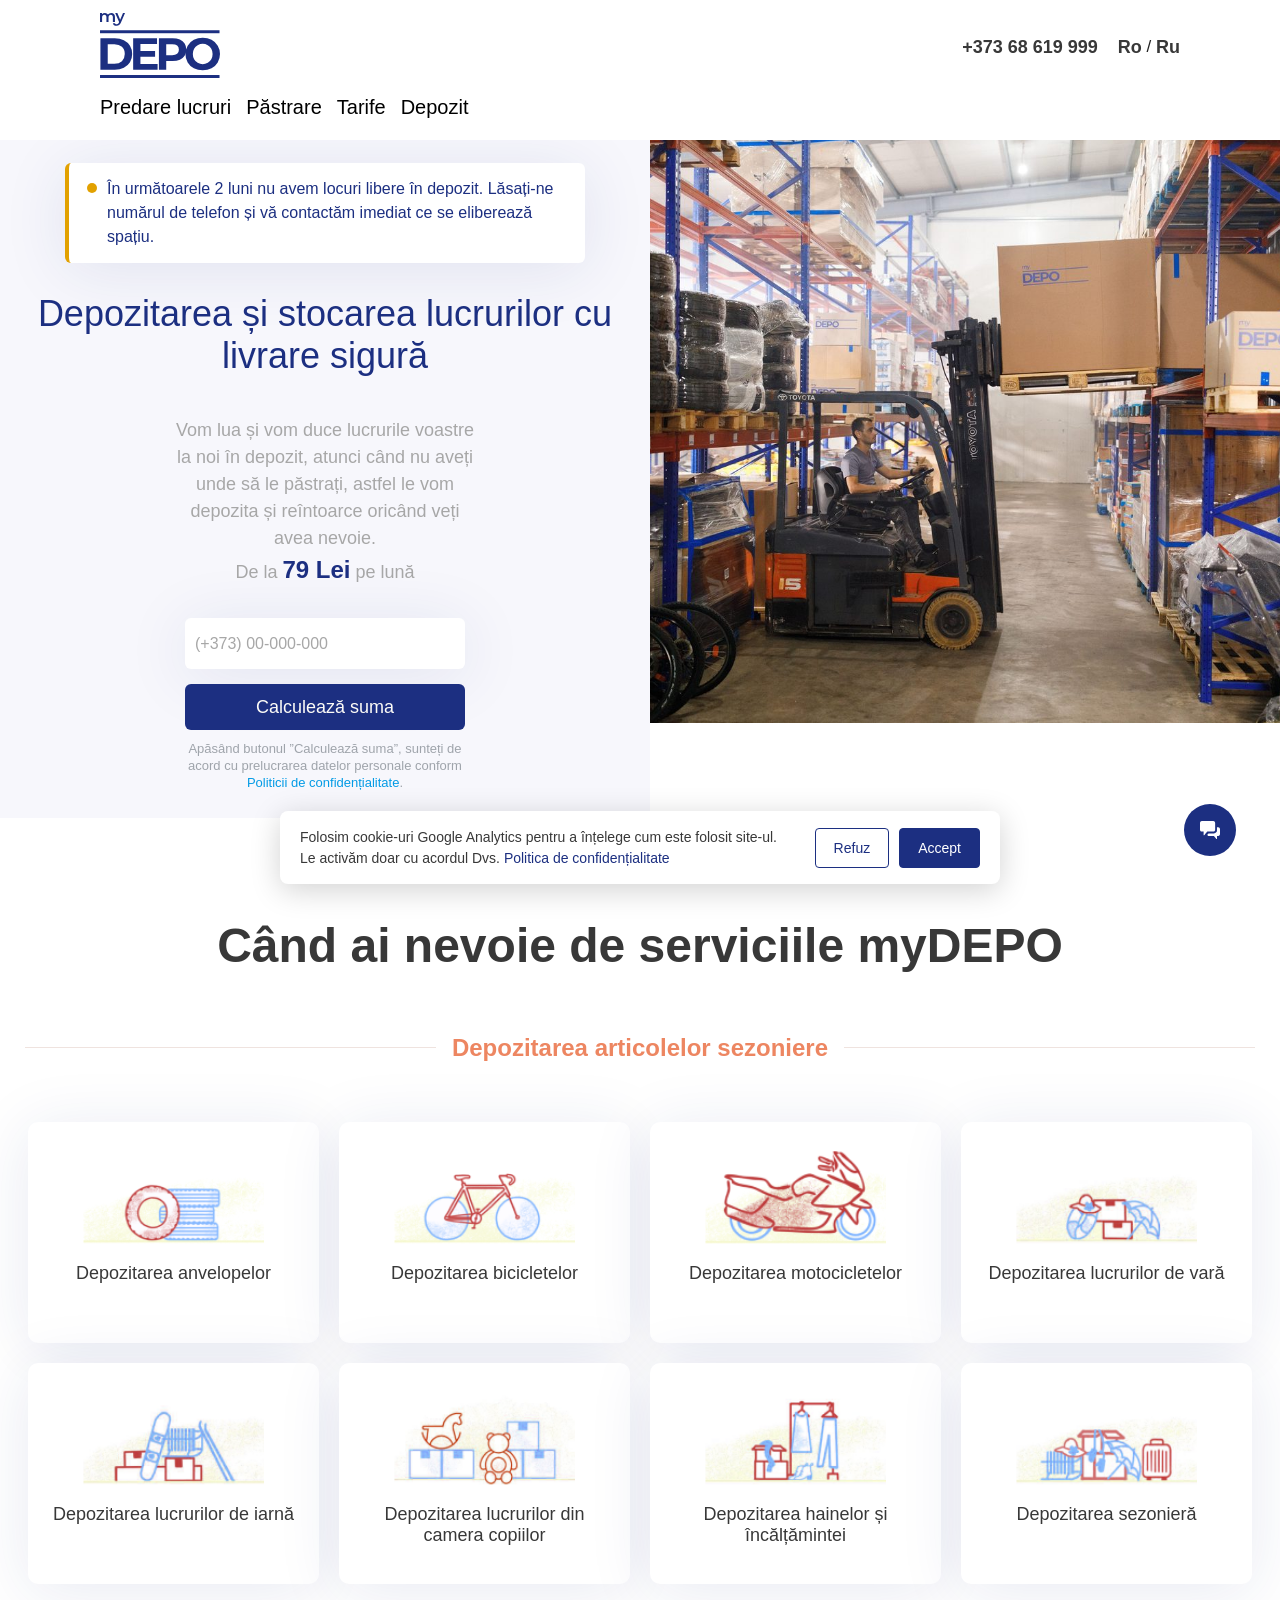
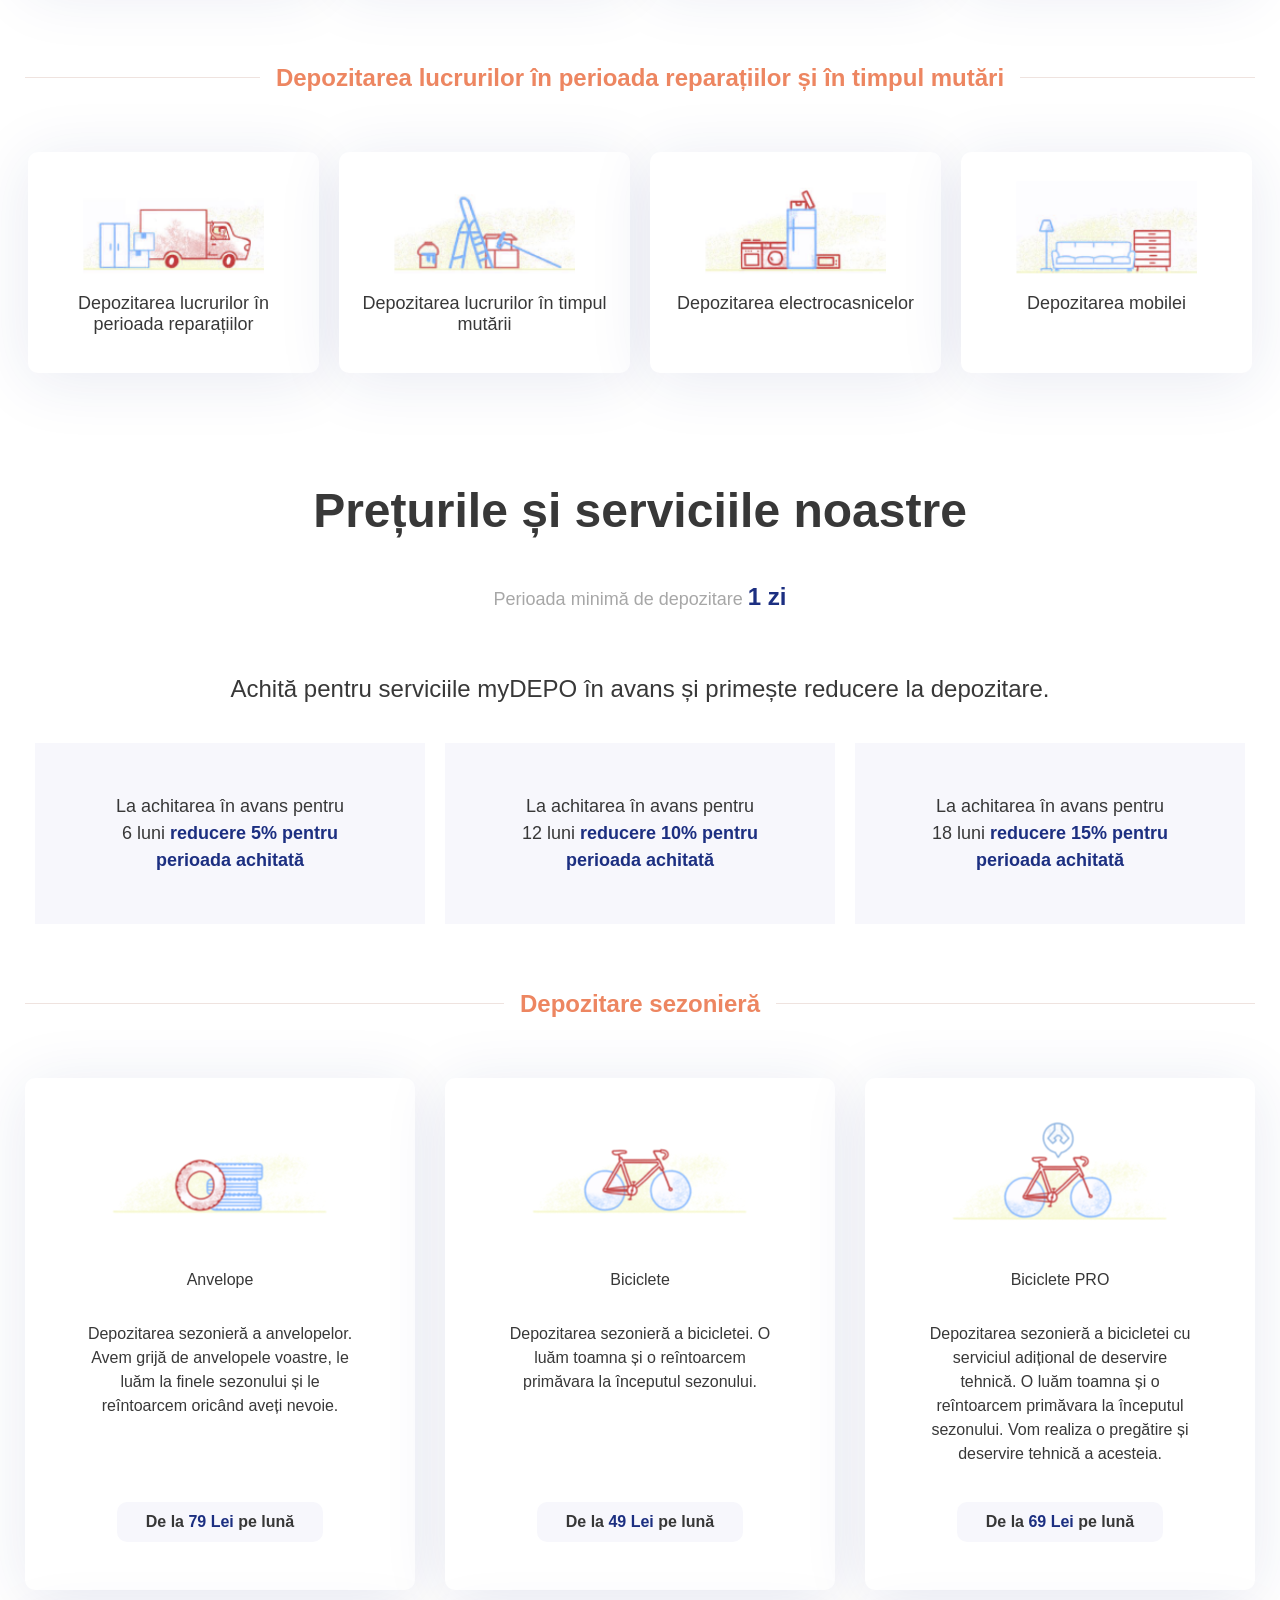
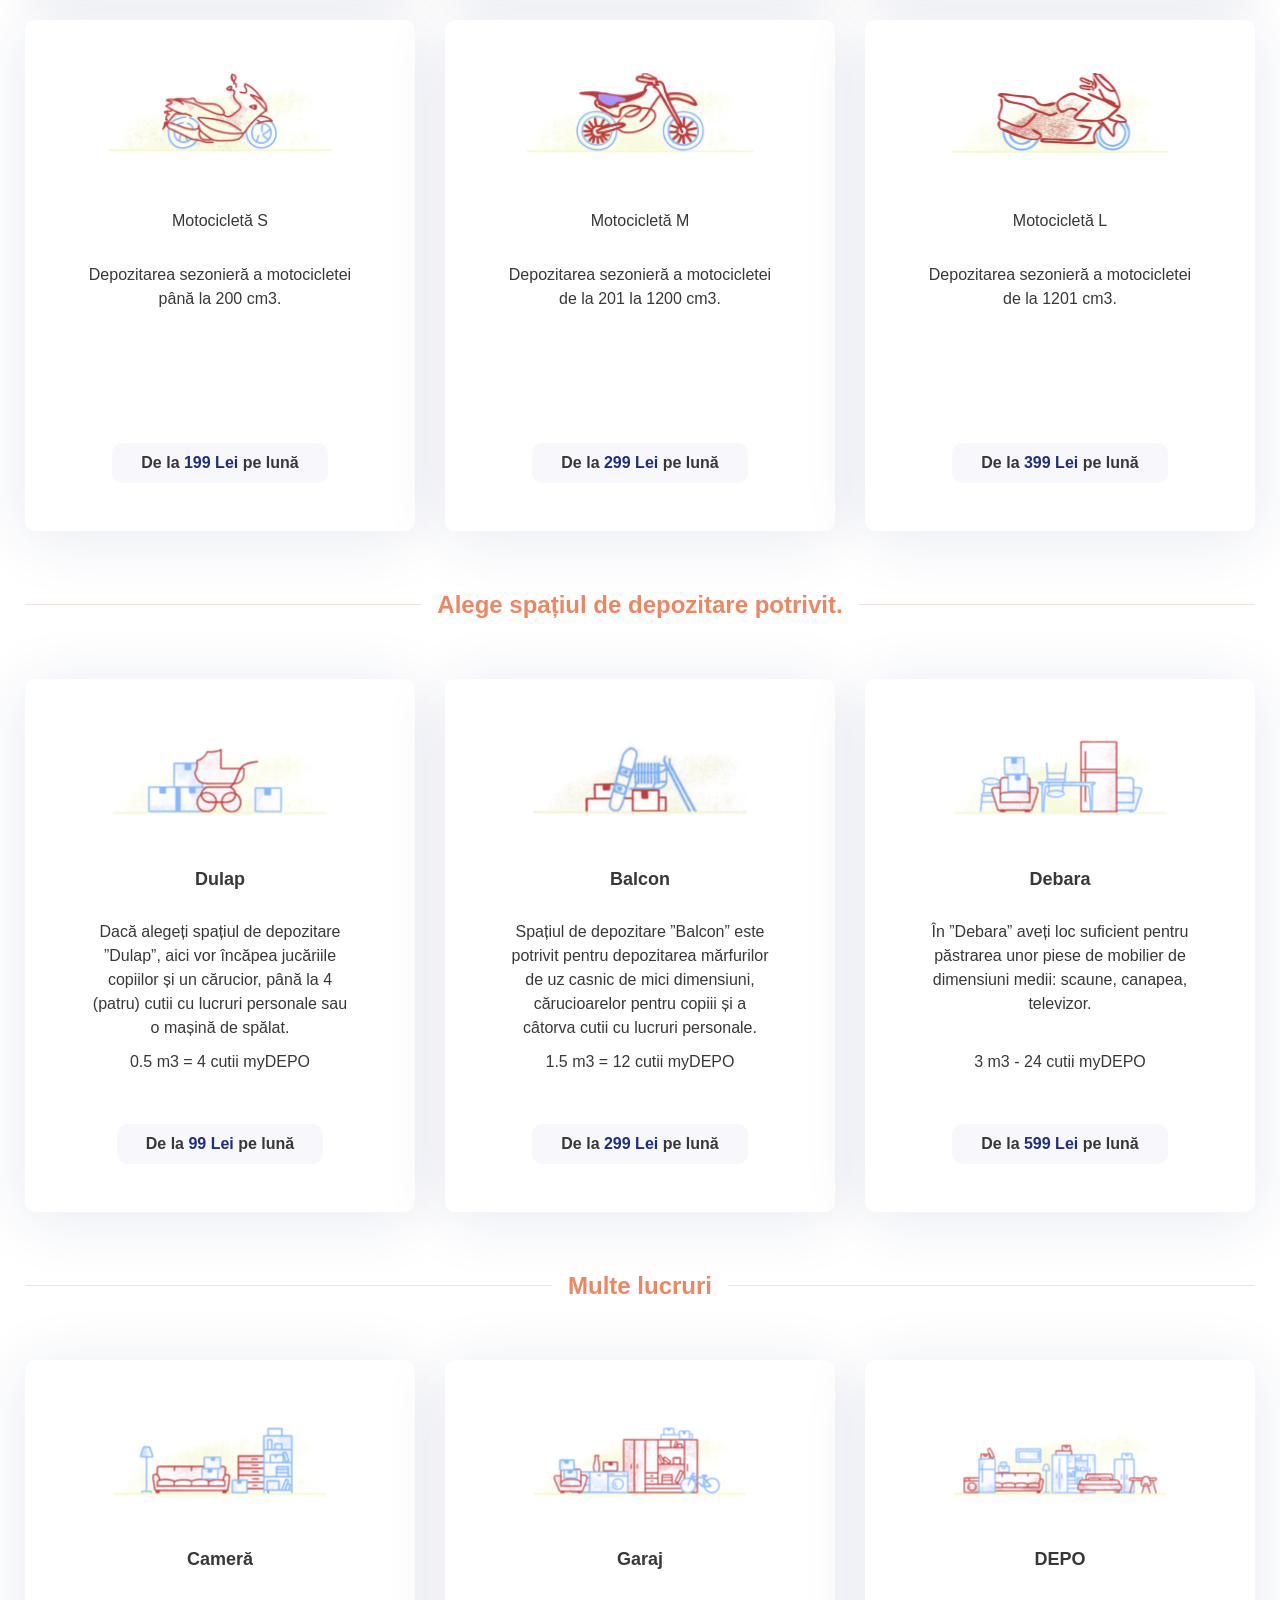
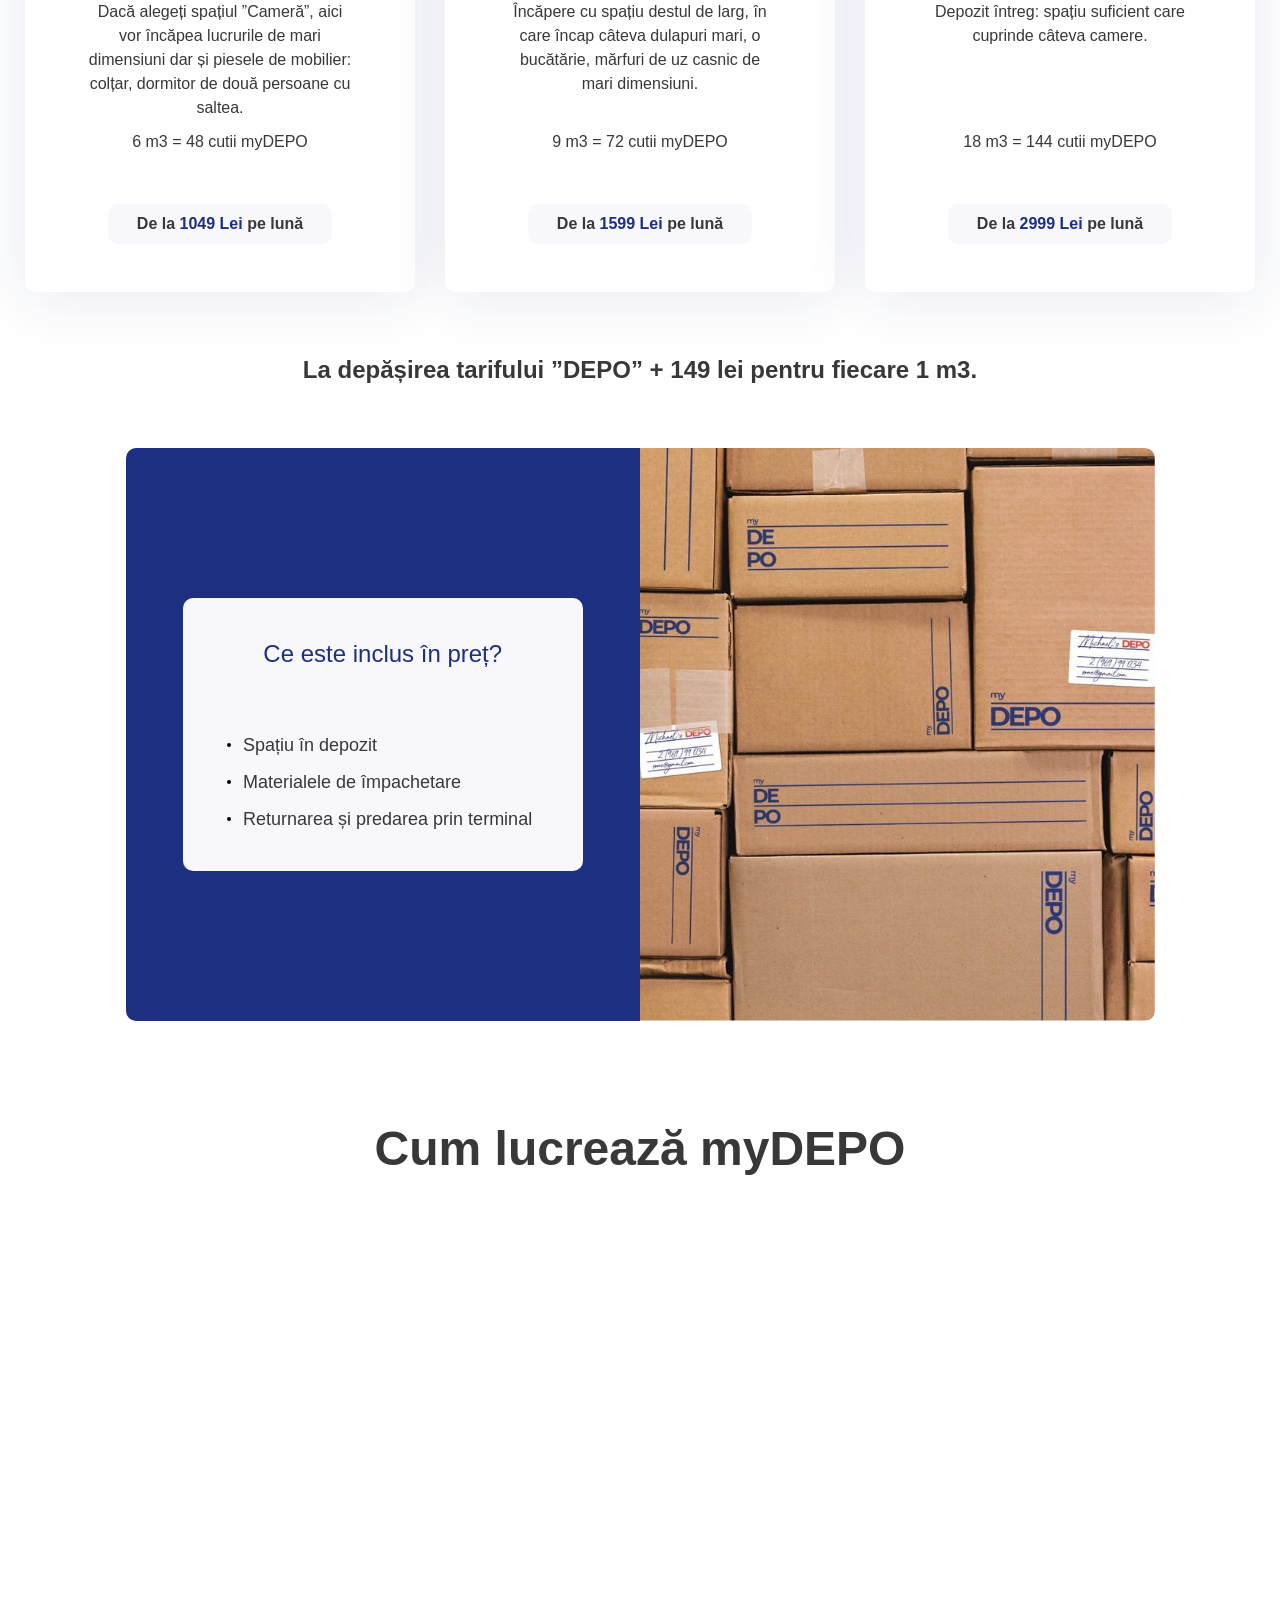
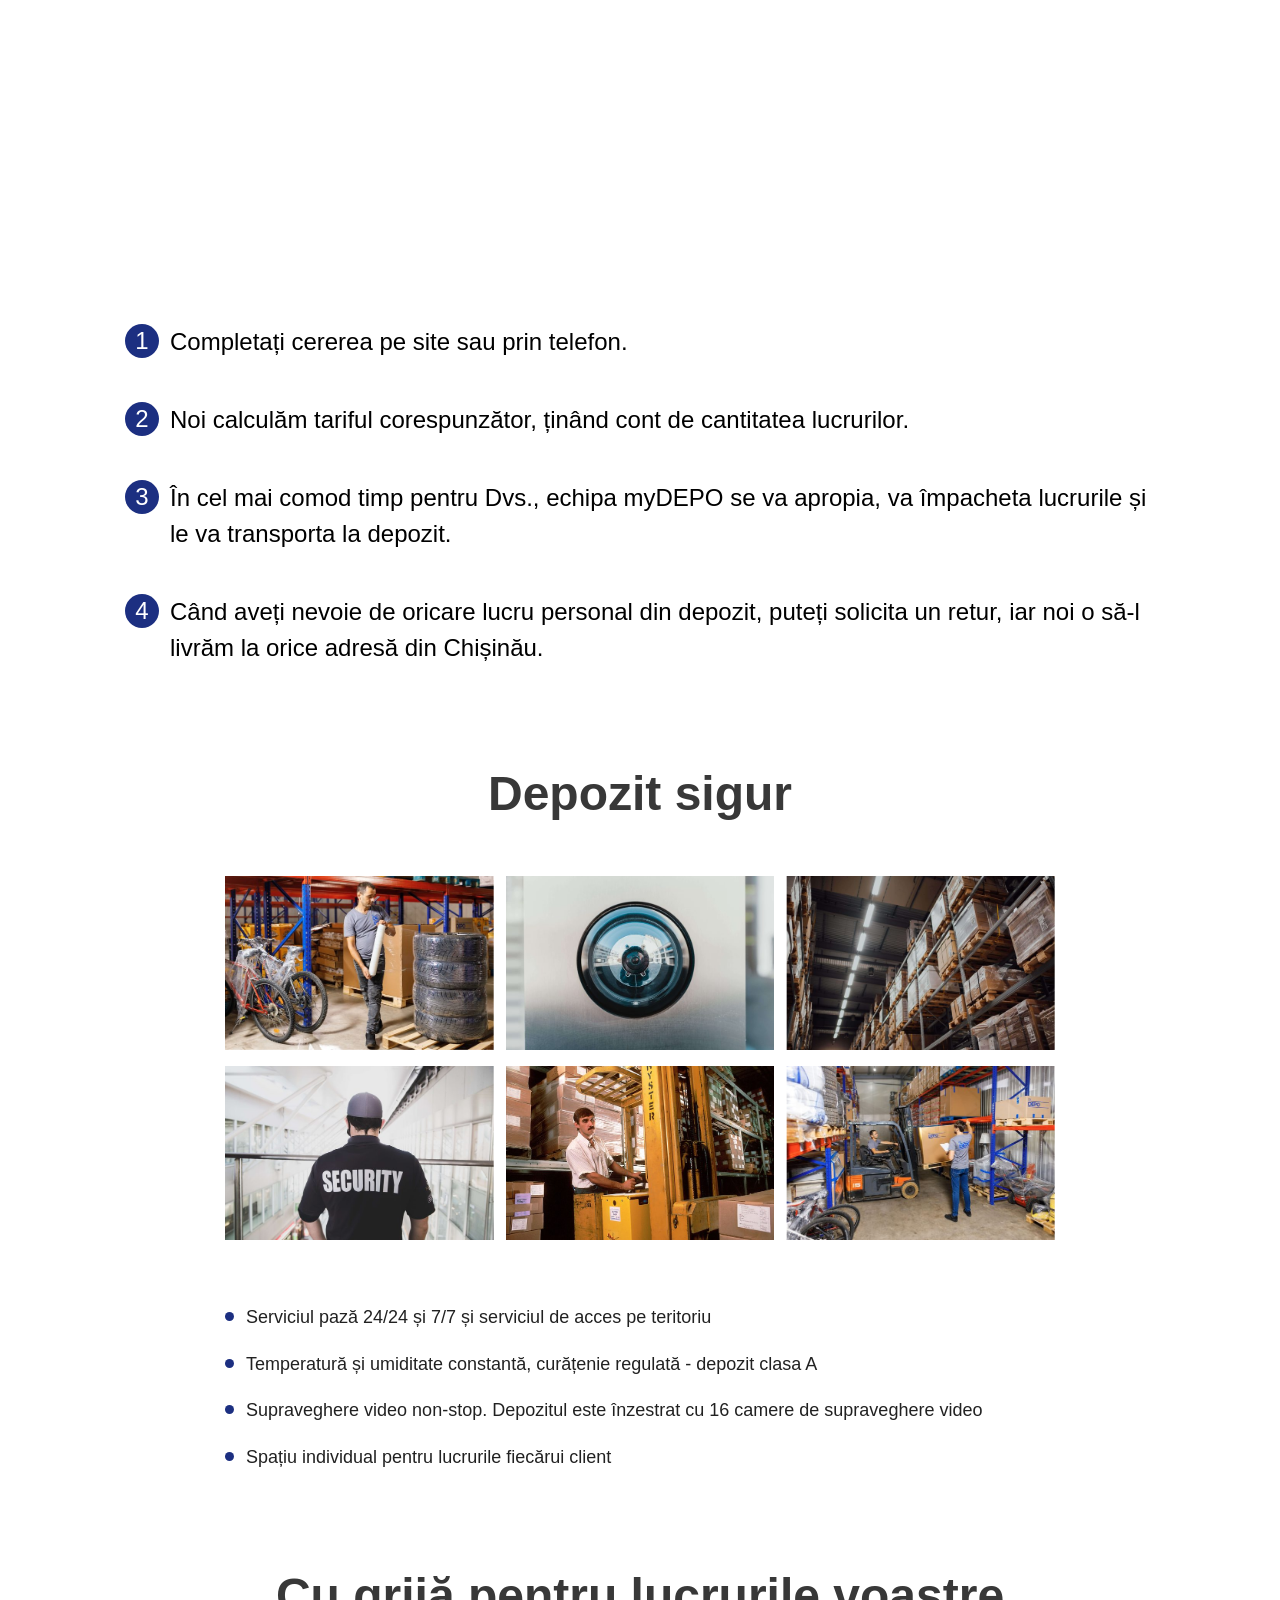
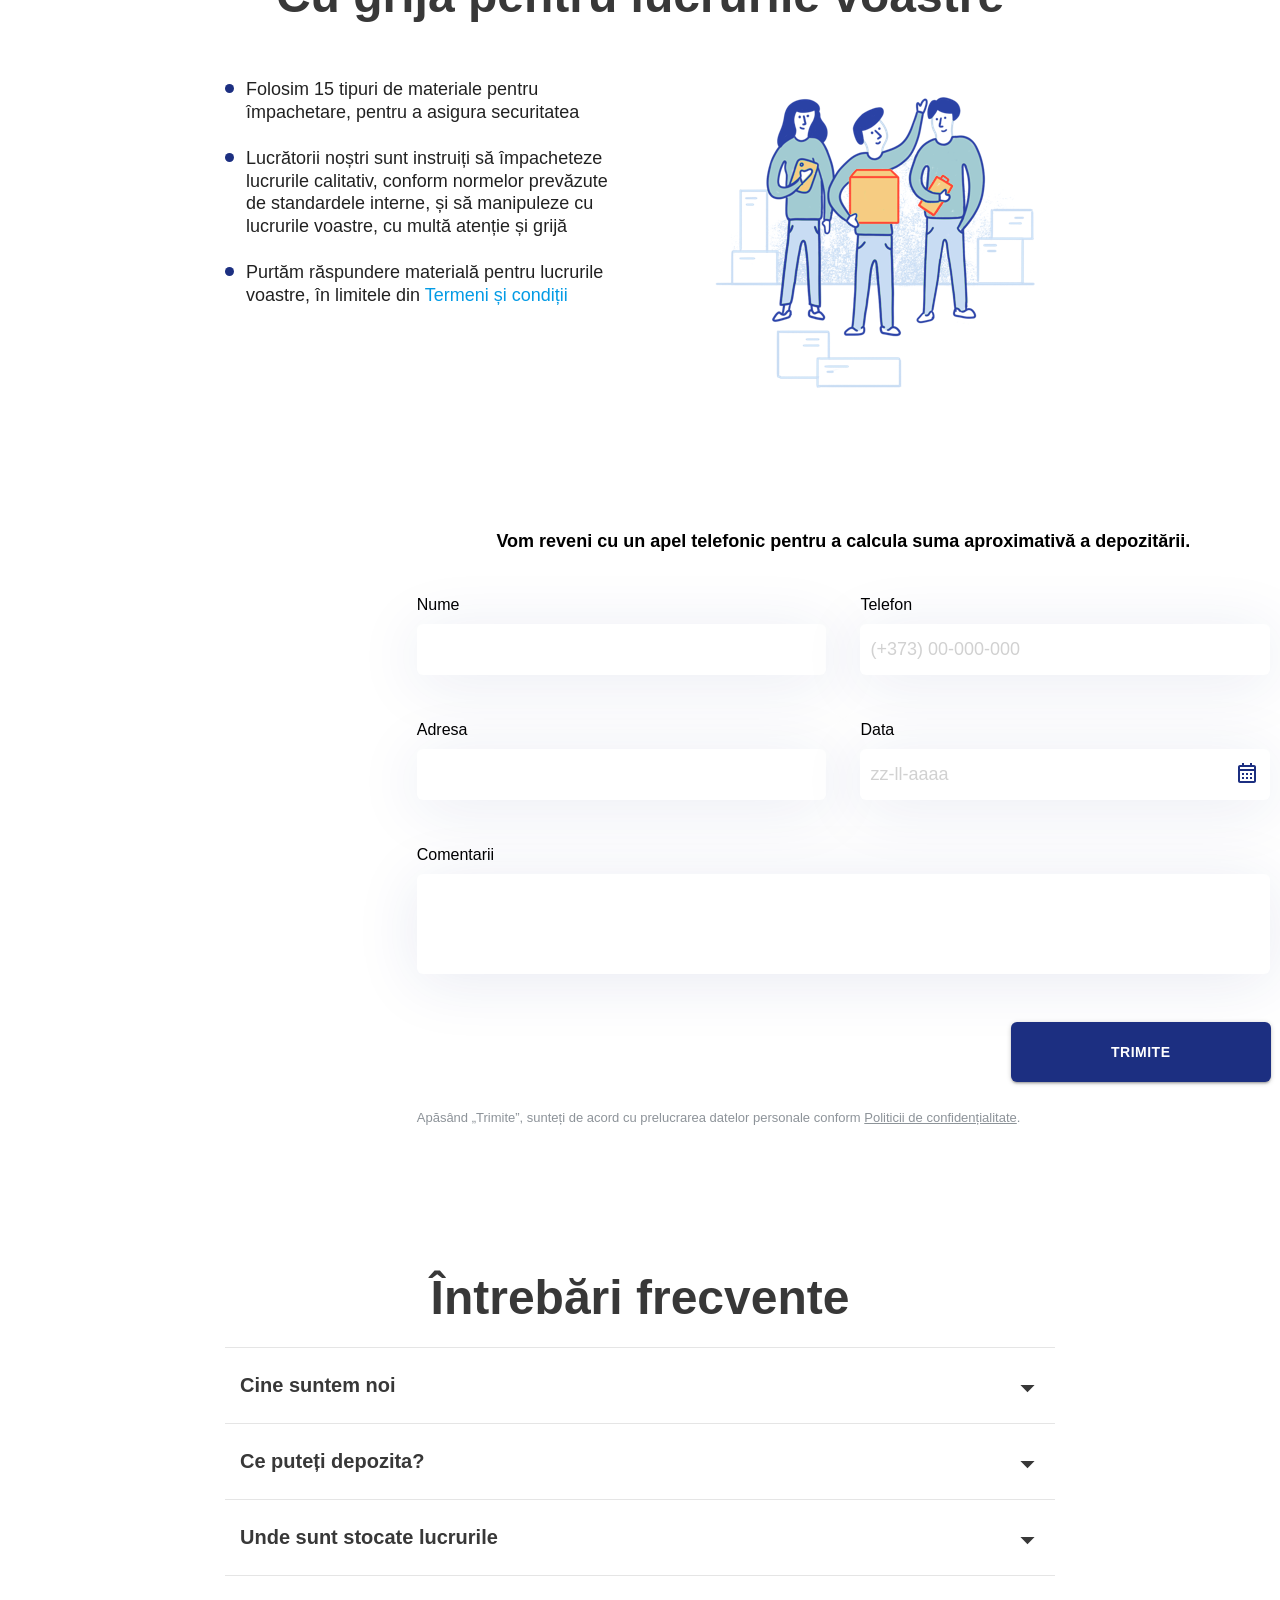
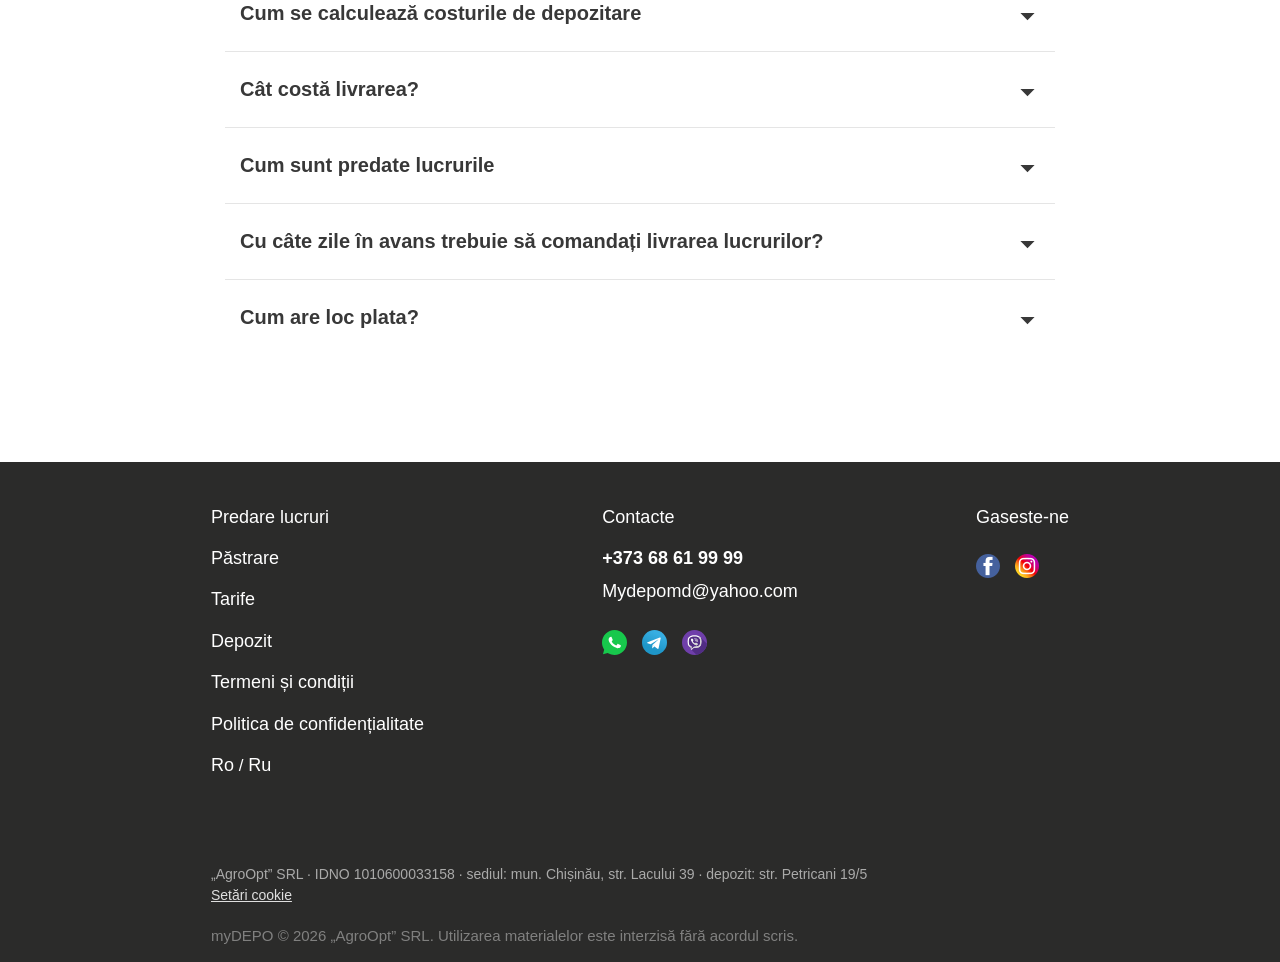
<file: index.html>
<!DOCTYPE html>
<html lang="ro" prefix="og: http://ogp.me/ns#">

<head>

    <meta charset="UTF-8"/>
    <meta name="viewport" content="width=device-width, initial-scale=1">
    <meta name="apple-mobile-web-app-capable" content="yes"/>
    <meta name="msapplication-tap-highlight" content="no"/>
    <meta http-equiv="X-UA-Compatible" content="IE=edge"/>
    <title>myDepo Storage Chisinau, Moldova</title>
    <meta name="description" content="myDepo - Depozitarea și stocarea lucrurilor cu livrare sigură"/>
    <meta name="keywords" content="Vom lua și vom duce lucrurile voastre la noi în depozit, atunci când nu aveți unde să le păstrați, astfel le vom depozita și reîntoarce oricând veți avea nevoie."/>
    <meta property="og:image" content="https://mydepo.md/img/IMG_3887.JPG"/>
    <meta property="og:site_name" content="myDepo"/>
    <meta property="fb:app_id" content="884756051904216"/>
    <meta property="og:type" content="article"/>
    <meta property="og:url" content="https://mydepo.md/"/>
    <meta property="og:title" content="myDepo Storage Chisinau, Moldova"/>
    <meta property="og:description" content="myDepo - Depozitarea și stocarea lucrurilor cu livrare sigură"/>
    <link rel="stylesheet" href="https://cdnjs.cloudflare.com/ajax/libs/materialize/1.0.0/css/materialize.min.css">
    <!-- Compiled and minified JavaScript -->
    <link rel="icon" type="image/svg+xml" href="/img/logo.svg"/>
    <link href="/css/fonts.css" rel="stylesheet">
    <link href="https://fonts.googleapis.com/css?family=Lato" rel="stylesheet">
    <link href="https://fonts.googleapis.com/css?family=Open+Sans:300,400,600,700&subset=cyrillic" rel="stylesheet">
    <link rel='stylesheet' href='/css/app.css' type='text/css' media='all'/>
    <link rel='stylesheet' href='/css/responsive.css' type='text/css' media='all'/>
    <link rel='stylesheet' href='/css/swiper.css' type='text/css' media='all'/>
    <script src="https://ajax.googleapis.com/ajax/libs/jquery/1.12.4/jquery.min.js"></script>
    <script src="https://cdnjs.cloudflare.com/ajax/libs/materialize/1.0.0/js/materialize.min.js"></script>

    <link rel="canonical" href="https://mydepo.md/"/>
    <link rel="alternate" hreflang="ro" href="https://mydepo.md/"/>
    <link rel="alternate" hreflang="ru" href="https://mydepo.md/ru/"/>
    <link rel="alternate" hreflang="x-default" href="https://mydepo.md/"/>
    <meta property="og:locale" content="ro_MD"/>
    <script src="/js/consent.js" defer></script>
</head>
<body>

<div class="home-page">
    <header>
        <div class="header_wrap container">
            <a href="/" class="logo">
                <img src="/img/logo.svg" alt="">
            </a>
            <div class="phone_header">
                <div class="phone_wrap">
                    <a href="tel:+37368619999">+373 68 619 999</a>
                    <div class="header_lang">
                        <ul>
                            <li class="active">
                                <a href="/" title="Română">
                                    <span class="type-short">Ro</span>
                                </a>
                            </li>
                            <li>&nbsp;/&nbsp;</li>
                            <li class="">
                                <a href="/ru/" title="Русский">
                                    <span class="type-short">Ru</span>
                                </a>
                            </li>
                        </ul>
                    </div>
                </div>
                <div class="burger">
                    <span></span>
                    <span></span>
                    <span></span>
                </div>
            </div>
            <div class="menu">
                <img class='logo' src="/img/logo-white.svg" alt="">
                <nav class="menu_items">
                    <div class="menu_item"><a href="#hand_over">Predare lucruri</a></div>
                    <div class="menu_item"><a href="#storage">Păstrare</a></div>
                    <div class="menu_item"><a href="#prices">Tarife</a></div>
                    <div class="menu_item"><a href="#safe_storage">Depozit</a></div>
                </nav>
            </div>
        </div>
    </header>
    <div class="header_height"></div>
    <div class="hero_section ">
        <div class="hero_wrap">
            <div class="content_side">
                <div class="availability_notice">
                    <span class="dot"></span>
                    <p>În următoarele 2 luni nu avem locuri libere în depozit. Lăsați-ne numărul de telefon și vă contactăm imediat ce se eliberează spațiu.</p>
                </div>
                <h1 class="title">Depozitarea și stocarea lucrurilor cu livrare sigură</h1>
                <h3 class="subtitle">Vom lua și vom duce lucrurile voastre la noi în depozit, atunci când nu aveți unde să le păstrați, astfel le vom depozita și reîntoarce oricând veți avea nevoie.
                    <br>
                    De la <span>79  Lei</span>  pe lună</h3>
                <form action="" id="send-phone" class="send_phone_number">
                    <input type="hidden" name="access_key" value="bbd5de94-5f94-4013-93f6-aab1ee68b9a4">
                    <input type="hidden" name="subject" value="myDepo — cerere telefon / заявка на звонок">
                    <input type="hidden" name="from_name" value="mydepo.md">
                    <input type="checkbox" name="botcheck" class="hidden" style="display:none">

                    <input type="text" name="phone" required placeholder="(+373) 00-000-000">
                    <button>Calculează suma</button>
                    <span class="rights">Apăsând butonul ”Calculează suma”, sunteți de acord cu prelucrarea datelor personale conform <a
                            href="/privacy/" target="_blank">Politicii de confidențialitate</a>.</span>
                </form>
                <div class="message">
                    <span class="success">Mesajul Dvs. a fost expediat cu succes!</span>
                </div>
            </div>
            <div class="image_side">
                <div class="img_block">
                    <img src="/img/MyDepo_1(67)-min.jpg" alt="Depozit myDEPO">

                </div>
            </div>
        </div>
    </div>


    <div class="storage_type container_wrap" id="storage">
        <h2 class="title">Când ai nevoie de serviciile myDEPO</h2>
        <div class="big_category">
            <span> Depozitarea articolelor sezoniere </span>
        </div>

        <div class="row categories">
            <div class="swiper-container swiper-list">
                <div class="swiper-wrapper">
                    <div class="swiper-slide">
                        <div class="small_category">
                            <div class="img-box">
                                <img src="/img/icons/9.png" alt="" loading="lazy" decoding="async">
                            </div>
                            <span>Depozitarea anvelopelor</span>
                        </div>
                    </div>
                    <div class="swiper-slide">
                        <div class="small_category">
                            <div class="img-box">
                                <img src="/img/icons/14.png" alt="" loading="lazy" decoding="async">
                            </div>
                            <span>Depozitarea bicicletelor</span>
                        </div>
                    </div>
                    <div class="swiper-slide">
                        <div class="small_category">
                            <div class="img-box">
                                <img src="/img/icons/3.png" alt="" loading="lazy" decoding="async">
                            </div>
                            <span>Depozitarea motocicletelor</span>
                        </div>
                    </div>
                    <div class="swiper-slide">
                        <div class="small_category">
                            <div class="img-box">
                                <img src="/img/icons/13.png" alt="" loading="lazy" decoding="async">
                            </div>
                            <span>Depozitarea lucrurilor de vară</span>
                        </div>
                    </div>
                    <div class="swiper-slide">
                        <div class="small_category">
                            <div class="img-box">
                                <img src="/img/icons/12.png" alt="" loading="lazy" decoding="async">
                            </div>
                            <span>Depozitarea lucrurilor de iarnă </span>
                        </div>
                    </div>
                    <div class="swiper-slide">
                        <div class="small_category">
                            <div class="img-box">
                                <img src="/img/icons/11.png" alt="" loading="lazy" decoding="async">
                            </div>
                            <span> Depozitarea lucrurilor din camera copiilor</span>
                        </div>
                    </div>
                    <div class="swiper-slide">
                        <div class="small_category">
                            <div class="img-box">
                                <img src="/img/icons/15.png" alt="" loading="lazy" decoding="async">
                            </div>
                            <span>Depozitarea hainelor și încălțămintei</span>
                        </div>
                    </div>
                    <div class="swiper-slide">
                        <div class="small_category">
                            <div class="img-box">
                                <img src="/img/icons/10.png" alt="" loading="lazy" decoding="async">
                            </div>
                            <span>Depozitarea sezonieră</span>
                        </div>
                    </div>
                </div>
                <div class="swiper-pagination"></div>
            </div>
        </div>

        <div class="big_category">
            <span>Depozitarea lucrurilor în perioada reparațiilor și în timpul mutări</span>
        </div>
        <div class="row categories">
            <div class="swiper-container swiper-list">
                <div class="swiper-wrapper">
                    <div class="swiper-slide">
                        <div class="small_category">
                            <div class="img-box">
                                <img src="/img/icons/2.png" alt="" loading="lazy" decoding="async">
                            </div>
                            <span>Depozitarea lucrurilor în perioada reparațiilor</span>
                        </div>
                    </div>
                    <div class="swiper-slide">
                        <div class="small_category">
                            <div class="img-box">
                                <img src="/img/icons/1.png" alt="" loading="lazy" decoding="async">
                            </div>
                            <span>Depozitarea lucrurilor în timpul mutării</span>
                        </div>
                    </div>
                    <div class="swiper-slide">
                        <div class="small_category">
                            <div class="img-box">
                                <img src="/img/icons/19.png" alt="" loading="lazy" decoding="async">
                            </div>
                            <span>Depozitarea electrocasnicelor</span>
                        </div>
                    </div>
                    <div class="swiper-slide">
                        <div class="small_category">
                            <div class="img-box">
                                <img src="/img/icons/8.png" alt="" loading="lazy" decoding="async">
                            </div>
                            <span>Depozitarea mobilei</span>
                        </div>
                    </div>
                </div>
                <div class="swiper-pagination"></div>
            </div>
        </div>
        <!--        <div class="big_category">-->
        <!--            <span>Depozitare pe termen lung și pe termen scurt</span>-->
        <!--        </div>-->
        <!--        <div class="row categories">-->
        <!--            <div class="swiper-container swiper-list">-->
        <!--                <div class="swiper-wrapper">-->
        <!--                    <div class="swiper-slide">-->
        <!--                        <div class="small_category">-->
        <!--                            <div class="img-box">-->
        <!--                                <img src="/img/icons/7.png" alt="" loading="lazy" decoding="async">-->
        <!--                            </div>-->
        <!--                            <span>Depozitarea articolelor de uz casnic</span>-->
        <!--                        </div>-->
        <!--                    </div>-->
        <!--                    <div class="swiper-slide">-->
        <!--                        <div class="small_category">-->
        <!--                            <div class="img-box">-->
        <!--                                <img src="/img/icons/5.png" alt="" loading="lazy" decoding="async">-->
        <!--                            </div>-->
        <!--                            <span>Depozitare temporara </span>-->
        <!--                        </div>-->
        <!--                    </div>-->
        <!--                    <div class="swiper-slide">-->
        <!--                        <div class="small_category">-->
        <!--                            <div class="img-box">-->
        <!--                                <img src="/img/icons/4.png" alt="" loading="lazy" decoding="async">-->
        <!--                            </div>-->
        <!--                            <span>Depozitare pe termen lung</span>-->
        <!--                        </div>-->
        <!--                    </div>-->
        <!--                </div>-->
        <!--                <div class="swiper-pagination"></div>-->
        <!--            </div>-->
        <!--        </div>-->
    </div>

    <div class="prices" id="prices">
        <h2 class="title">Prețurile și serviciile noastre</h2>
        <h5>Perioada minimă de depozitare <span>1 zi</span></h5>
        <div class="discount  container_wrap">
            <p><span>Achită pentru serviciile myDEPO în avans și primește reducere la depozitare.</span></p>
            <div class="discount_period">
                <span> La achitarea în avans pentru 6 luni <span>reducere 5% pentru perioada achitată</span></span>
            </div>
            <div class="discount_period">
                <span> La achitarea în avans pentru 12 luni <span>reducere 10% pentru perioada achitată</span></span>
            </div>
            <div class="discount_period">
                <span>La achitarea în avans pentru 18 luni  <span> reducere 15% pentru perioada achitată </span> </span>
            </div>

        </div>

    </div>
    <div class=" container_wrap">
        <div class="big_category">
            <span>Depozitare sezonieră </span>
        </div>
        <div class="row categories_prices">
            <div class="swiper-container swiper-list">
                <div class="swiper-wrapper">
                    <div class="swiper-slide">
                        <div class="small_category_price">
                            <div class="img-box">
                                <img src="/img/icons/9.png" alt="" loading="lazy" decoding="async">
                            </div>
                            <span>Anvelope</span>
                            <p>Depozitarea sezonieră a anvelopelor. Avem grijă de anvelopele voastre, le luăm la finele sezonului și le reîntoarcem oricând aveți nevoie. </p>
                            <div class="price">
                                De la <b>79  Lei</b>  pe lună
                            </div>
                        </div>
                    </div>
                    <div class="swiper-slide">
                        <div class="small_category_price">
                            <div class="img-box">
                                <img src="/img/icons/14.png" alt="" loading="lazy" decoding="async">
                            </div>
                            <span>Biciclete</span>
                            <p>Depozitarea sezonieră a bicicletei. O luăm toamna și o reîntoarcem primăvara la începutul sezonului.</p>
                            <div class="price">
                                De la <b>49  Lei</b>  pe lună
                            </div>
                        </div>
                    </div>
                    <div class="swiper-slide">
                        <div class="small_category_price">
                            <div class="img-box">
                                <img src="/img/icons/26.png" alt="" loading="lazy" decoding="async">
                            </div>
                            <span>Biciclete PRO</span>
                            <p>Depozitarea sezonieră a bicicletei cu serviciul adițional de deservire tehnică. O luăm toamna și o reîntoarcem primăvara la începutul sezonului. Vom realiza o pregătire și deservire tehnică a acesteia.</p>
                            <div class="price">
                                De la <b>69  Lei</b>  pe lună
                            </div>
                        </div>
                    </div>
                    <div class="swiper-slide">
                        <div class="small_category_price">
                            <div class="img-box">
                                <img src="/img/icons/27.png" alt="" loading="lazy" decoding="async">
                            </div>
                            <span>Motocicletă S</span>
                            <p>Depozitarea sezonieră a motocicletei până la 200 cm3.</p>
                            <div class="price">
                                De la <b>199  Lei</b>  pe lună
                            </div>
                        </div>
                    </div>
                    <div class="swiper-slide">
                        <div class="small_category_price">
                            <div class="img-box">
                                <img src="/img/icons/21.png" alt="" loading="lazy" decoding="async">
                            </div>
                            <span>Motocicletă M </span>
                            <p>Depozitarea sezonieră a motocicletei de la 201 la 1200 cm3.</p>
                            <div class="price">
                                De la <b>299  Lei</b>  pe lună
                            </div>
                        </div>
                    </div>
                    <div class="swiper-slide">
                        <div class="small_category_price">
                            <div class="img-box">
                                <img src="/img/icons/3.png" alt="" loading="lazy" decoding="async">
                            </div>
                            <span>Motocicletă L</span>
                            <p>Depozitarea sezonieră a motocicletei de la 1201 cm3.</p>
                            <div class="price">
                                De la <b>399  Lei</b>  pe lună
                            </div>
                        </div>
                    </div>
                </div>
                <div class="swiper-pagination"></div>
            </div>
        </div>

        <div class="big_category">
            <span> Alege spațiul de depozitare potrivit. </span>
        </div>
        <div class="row categories_prices">
            <div class="swiper-container swiper-list">
                <div class="swiper-wrapper">
                    <div class="swiper-slide">
                        <div class="small_category_price">
                            <div class="img-box">
                                <img src="/img/icons/28.png" alt="" loading="lazy" decoding="async">
                            </div>
                            <span>Dulap</span>
                            <p>Dacă alegeți spațiul de depozitare ”Dulap”, aici vor încăpea jucăriile copiilor și un cărucior, până la 4 (patru) cutii cu lucruri personale sau o mașină de spălat. </p>
                            <span>0.5 m3 = 4 cutii myDEPO</span>
                            <div class="price">
                                De la <b>99  Lei</b>  pe lună
                            </div>
                        </div>
                    </div>
                    <div class="swiper-slide">
                        <div class="small_category_price">
                            <div class="img-box">
                                <img src="/img/icons/12.png" alt="" loading="lazy" decoding="async">
                            </div>
                            <span>Balcon</span>
                            <p>Spațiul de depozitare ”Balcon” este potrivit pentru depozitarea mărfurilor de uz casnic de mici dimensiuni, cărucioarelor pentru copiii și a câtorva cutii cu lucruri personale.</p>
                            <span>1.5 m3 = 12 cutii myDEPO</span>
                            <div class="price">
                                De la <b>299  Lei</b>  pe lună
                            </div>
                        </div>
                    </div>
                    <div class="swiper-slide">
                        <div class="small_category_price">
                            <div class="img-box">
                                <img src="/img/icons/20.png" alt="" loading="lazy" decoding="async">
                            </div>
                            <span>Debara </span>
                            <p>În ”Debara” aveți loc suficient pentru păstrarea unor piese de mobilier de dimensiuni medii: scaune, canapea, televizor. </p>
                            <span>3 m3 - 24 cutii myDEPO </span>
                            <div class="price">
                                De la <b>599  Lei</b>  pe lună
                            </div>
                        </div>
                    </div>
                </div>
                <div class="swiper-pagination"></div>
            </div>
        </div>

        <div class="big_category">
            <span>Multe lucruri </span>
        </div>
        <div class="row categories_prices">
            <div class="swiper-container swiper-list">
                <div class="swiper-wrapper">
                    <div class="swiper-slide">
                        <div class="small_category_price">
                            <div class="img-box">
                                <img src="/img/icons/29.png" alt="" loading="lazy" decoding="async">
                            </div>
                            <span>Cameră </span>
                            <p>Dacă alegeți spațiul ”Cameră”, aici vor încăpea lucrurile de mari dimensiuni dar și piesele de mobilier: colțar, dormitor de două persoane cu saltea. </p>
                            <span>6 m3 = 48 cutii myDEPO</span>
                            <div class="price">
                                De la <b>1049  Lei</b>  pe lună
                            </div>
                        </div>
                    </div>
                    <div class="swiper-slide">
                        <div class="small_category_price">
                            <div class="img-box">
                                <img src="/img/icons/18.png" alt="" loading="lazy" decoding="async">
                            </div>
                            <span>Garaj</span>
                            <p>Încăpere cu spațiu destul de larg, în care încap câteva dulapuri mari, o bucătărie, mărfuri de uz casnic de mari dimensiuni. </p>
                            <span>9 m3 = 72 cutii myDEPO</span>
                            <div class="price">
                                De la <b>1599  Lei</b>  pe lună
                            </div>
                        </div>
                    </div>
                    <div class="swiper-slide">
                        <div class="small_category_price">
                            <div class="img-box">
                                <img src="/img/icons/17.png" alt="" loading="lazy" decoding="async">
                            </div>
                            <span>DEPO</span>
                            <p>Depozit întreg: spațiu suficient care cuprinde câteva camere. </p>
                            <span>18 m3 = 144 cutii myDEPO</span>
                            <div class="price">
                                De la <b>2999  Lei</b>  pe lună
                            </div>
                        </div>
                    </div>
                </div>
                <div class="swiper-pagination"></div>
            </div>

            <p>La depășirea tarifului ”DEPO” + 149 lei pentru fiecare 1 m3.</p>
        </div>
        <div class="package">
            <div class="content">
                <div class="vertical_center_block">
                    <h2>Ce este inclus în preț? </h2>
                    <ul>
                        <li>Spațiu în depozit</li>
                        <li>Materialele de împachetare</li>
                        <li>Returnarea și predarea prin terminal</li>
                    </ul>
                </div>
            </div>
            <div class="img_block">
                <img src="/img/IMG_3887.JPG" alt="Depozit myDEPO" loading="lazy" decoding="async">
            </div>
        </div>
    </div>

    <div class="how_it_work">
        <h2 class="title">
            Cum lucrează myDEPO
        </h2>
        <div class="video">
            <iframe
                src="https://www.youtube.com/embed/jl_8Chbt6Rk"
                title="YouTube video player" loading="lazy"
                frameborder="0" scrolling="no"
                allow="accelerometer; autoplay; clipboard-write; encrypted-media; gyroscope; picture-in-picture"
                allowfullscreen></iframe>
        </div>
        <div class="steps_with_img">
            <!--            <div class="img_side">-->
            <!--                <img src="/img/alex-mecl-pPDzeITv26o-unsplash.jpg" alt="" loading="lazy" decoding="async">-->
            <!--            </div>-->
            <div class="steps_side">
                <ul>
                    <li>Completați cererea pe site sau prin telefon. </li>
                    <li>Noi calculăm tariful corespunzător, ținând cont de cantitatea lucrurilor.</li>
                    <li> În cel mai comod timp pentru Dvs., echipa myDEPO se va apropia, va împacheta lucrurile și le va transporta la depozit.</li>
                    <li>Când aveți nevoie de oricare lucru personal din depozit, puteți solicita un retur, iar noi o să-l livrăm la orice adresă din Chișinău.</li>
                </ul>
            </div>
        </div>
    </div>
    <div class="safe_storage" id='safe_storage'>
        <h2 class="title">Depozit sigur</h2>
        <div class="images">
            <div class="img_block"><img src="/img/MyDepo_1(76)-min.jpg" alt="Depozit myDEPO" loading="lazy" decoding="async"></div>
            <div class="img_block"><img src="/img/bernard-hermant-IhcSHrZXFs4-unsplash-min.jpg" alt="" loading="lazy" decoding="async"></div>
            <div class="img_block"><img src="/img/chuttersnap-BNBA1h-NgdY-unsplash-min.jpg" alt="" loading="lazy" decoding="async"></div>
            <div class="img_block"><img src="/img/flex-point-security-r5SkswcvFiQ-unsplash.jpg" alt="" loading="lazy" decoding="async"></div>
            <div class="img_block"><img src="/img/national-cancer-institute-S-3AnKlICmY-unsplash-min.jpg" alt="" loading="lazy" decoding="async"></div>
            <div class="img_block"><img src="/img/MyDepo_1(72)-min.jpg" alt="Depozit myDEPO" loading="lazy" decoding="async"></div>
        </div>
        <ul>
            <li>Serviciul pază 24/24 și 7/7 și serviciul de acces pe teritoriu</li>
            <li>Temperatură și umiditate constantă, curățenie regulată - depozit clasa A </li>
            <li>Supraveghere video non-stop. Depozitul este înzestrat cu 16 camere de supraveghere video</li>
            <li>Spațiu individual pentru lucrurile fiecărui client</li>
        </ul>
        <h2 class="title">Cu grijă pentru lucrurile voastre </h2>
        <div class="row">
            <div class="left_cotent">
                <ul>
                    <li>Folosim 15 tipuri de materiale pentru împachetare, pentru a asigura securitatea</li>
                    <li> Lucrătorii noștri sunt instruiți să împacheteze lucrurile calitativ, conform normelor prevăzute de standardele interne, și să manipuleze cu lucrurile voastre, cu multă atenție și grijă</li>
                    <li>Purtăm răspundere materială pentru lucrurile voastre, în limitele din <a href="/rights/">Termeni și condiții</a></li>
                </ul>
            </div>
            <div class="right_content">
                <img src="/img/icons/16.png" alt="" loading="lazy" decoding="async">
            </div>
        </div>
    </div>
    <div class="section_contact" id='hand_over'>
        <div class="map">
            <iframe
                src="https://www.google.com/maps/embed?pb=!1m18!1m12!1m3!1d2718.6511240688747!2d28.8237965!3d47.0470763!2m3!1f0!2f0!3f0!3m2!1i1024!2i768!4f13.1!3m3!1m2!1s0x40c97dccd5697d2b%3A0x4da08575ff989ea2!2smyDepo!5e0!3m2!1sen!2s!4v1631698633666!5m2!1sen!2s"
                width="100%" height="590" style="border:0;" allowfullscreen="" loading="lazy"></iframe>
        </div>
        <div class="s-contacts-form">
            <div class="s-contacts-form-wrapper">
                <h2>Vom reveni cu un apel telefonic pentru a calcula suma aproximativă a depozitării.</h2>
                <form action="" id="contacts-form">
                    <input type="hidden" name="access_key" value="bbd5de94-5f94-4013-93f6-aab1ee68b9a4">
                    <input type="hidden" name="subject" value="myDepo — formular de contact / форма обратной связи">
                    <input type="hidden" name="from_name" value="mydepo.md">
                    <input type="checkbox" name="botcheck" class="hidden" style="display:none">

                    <input type="hidden" name="locale"
                           value="ro">
                    <div class="form-row ">
                        <div class="form-cell">
                            <div class="form-group">
                                <label class="control-label" for=""> Nume</label>
                                <input class="form-control" type="text" name="firstName" placeholder=""/>
                            </div>
                        </div>
                    </div>
                    <div class="form-row">
                        <div class="form-cell">
                            <div class="form-group phone">
                                <label class="control-label" for="">Telefon </label>
                                <input class="form-control " type="text" name="phone"
                                       placeholder="(+373) 00-000-000"
                                />
                            </div>
                        </div>
                    </div>
                    <div class="form-row ">
                        <div class="form-cell">
                            <div class="form-group">
                                <label class="control-label" for="">Adresa  </label>
                                <input class="form-control" type="text" name="address" placeholder=""/>
                            </div>
                        </div>

                    </div>
                    <div class="form-row ">
                        <div class="form-cell">
                            <div class="form-group">
                                <label class="control-label"
                                       for="">Data</label>
                                <div class="icon_date">
                                    <input class="form-control datepicker " type="text" name="date" min="2021-06-01"
                                           placeholder="zz-ll-aaaa"/>
                                </div>
                            </div>
                        </div>
                    </div>
                    <div class="form-row textarea">
                        <div class="form-cell">
                            <div class="form-group type-textarea">
                                <label class="control-label"
                                       for="">Comentarii </label>
                                <textarea class="form-control" name="message" id="" cols="30"
                                          rows="10"></textarea>
                            </div>
                        </div>
                    </div>
                    <div class="form-row button">
                        <div class="form-cell type-button">
                            <button class="btn"><span>Trimite</span>
                            </button>
                        </div>
                    </div>
                    <span class="form-consent">Apăsând „Trimite”, sunteți de acord cu prelucrarea datelor personale conform <a href="/privacy/" target="_blank">Politicii de confidențialitate</a>.</span>
                    <span class="message-success">Mesajul Dvs. a fost expediat cu succes!</span>
                    <span class="message-erorr">Există o eroare, verificați vă rog toate câmpurile</span>
                </form>
            </div>
        </div>
    </div>

    <!--    <div class="block_with_border">-->
    <!--        <div class="content">-->
    <!--            <span>Переезжайте легко: DEPO Переезды</span>-->
    <!--        </div>-->
    <!--         <img src="/img/bloc_with_border.jpg" alt="" loading="lazy" decoding="async"> -->
    <!--        <img src="/img/bloc_with_border.png" alt="" loading="lazy" decoding="async">-->
    <!--    </div>-->
    <div class="faq">
        <h2 class="title">Întrebări frecvente</h2>
        <div class="questions">
            <div class="single_question">
                <div class="question">Cine suntem noi</div>
                <div class="answer">
                    <p> myDEPO - este un depozit inteligent și un serviciu de depozitare. De asemenea, noi singuri dezasamblăm, ambalăm, încărcăm și ridicăm lucrurile la etaj. Avem întotdeauna propriile noastre cutii, mașini și hamali.
Suntem un serviciu de stocare ”în cloud”, unde lucrurile sunt stocate și păstrate într-un depozit cald, în siguranță deplină și apoi livrate înapoi către Dvs. De asemenea, vă ajutăm la mutare și vă oferim spațiu în chirie pentru depozitarea echipamentelor de birou și articolelor voluminoase.</p>
                </div>
            </div>
            <div class="single_question">
                <div class="question">Ce puteți depozita?</div>
                <div class="answer">
                    <p> Mobilier, cărți, aparate electrocasnice, haine, încălțăminte și alte lucruri personale pot fi depozitate pe o vreme, în depozitul myDEPO. Tarifele separate includ servicii de depozitare pentru motocicletă, bicicletă și anvelope.</div>
            </div>
            <div class="single_question">
                <div class="question">Unde sunt stocate lucrurile</div>
                <div class="answer">
                    <p> myDEPO - este un depozit de păstrare a lucrurilor. Totuși, ne place să-l numim cloud. Atât timp cât anvelopele și dormitorul nu pot fi arhivate pe un server, acestea sunt transmise la depozitul myDEPO. La primire facem fotografii ale lucrurilor, iar la cerere vi le trimitem prin e-mail sau messenger. Fiecare client are spațiul său separat în depozit. Puteți primi înapoi oricând toate lucrurile sau doar o parte din ele. Depozitarea la myDEPO este una sigură. Dispunem de un complex securizat de depozite de categoria A. Supraveghere video non-stop, un sistem de ventilare ce permite menținerea unei temperaturi constante, curățenie de două ori pe săptămână și personal amabil și calificat. </p>
                </div>
            </div>
            <div class="single_question">
                <div class="question">Cum se calculează costurile de depozitare</div>
                <div class="answer">
                    <p> Lăsați-ne datele Dvs. de contact. Vom reveni cu un apel telefonic pentru a calcula costul depozitării. Pentru aceasta, vom avea nevoie de o descriere sau o fotografie a articolelor pe care doriți să le predați. Tariful este calculat în metri cubi. Dimensiunile lucrurilor de formă complexă, cum ar fi o canapea, un fotoliu sau scaun, le măsurăm după volumul dreptunghiului proiectat în jurul lor. Fixăm prețul final în momentul predării. Hamalii vă vor informa despre tarif, și Dvs. veți putea confirma sau modifica numărul de lucruri.
myDEPO este ”cutia” Dvs. personală, de volumul de care aveți nevoie – la preț avantajos și convenabil, care vă va scuti de la depozitarea lucrurilor acasă. myDEPO - este o companie responsabilă care oferă o soluție la cheie - servicii de ambalare și transportare către depozit. Oferim servicii de depozitare temporară și pe termen îndelungat, pentru o perioadă mai mare de 1 zi.</p>
                </div>
            </div>
            <div class="single_question">
                <div class="question">Cât costă livrarea?</div>
                <div class="answer">
                    <p>Livrarea lucrurilor la depozit sau returnarea lor la domiciliul Dvs. în orașul Chișinău costă 300 de lei într-o direcție. În afara orașului se adaugă o taxă pentru fiecare kilometru. Puteți livra și returna lucrurile personale gratuit, prin intermediul terminalului de pe strada Petricani 19/5.</p>
                </div>
            </div>
            <div class="single_question">
                <div class="question">Cum sunt predate lucrurile</div>
                <div class="answer">
                    <p>După plasarea comenzii, vom reveni cu un apel telefonic pentru a stabili toate detaliile legate de comanda Dvs. (ziua, ora, dar și adresa respectivă).
Dimineața, în ziua predării lucrurilor Dvs., veți fi contactat(-ă) pentru a vă indica ora exactă de sosire a angajaților noștri. Vor împacheta lucrurile cu mare grijă, le vor încărca în mașină și le vor transporta la depozitul myDEPO.</p>
                </div>
            </div>
            <div class="single_question">
                <div class="question">Cu câte zile în avans trebuie să comandați livrarea lucrurilor? </div>
                <div class="answer">
                    <p>Angajații noștri de la myDEPO, pot ajunge în a doua zi după plasarea cererii, dar vă recomandăm să efectuați rezervarea cu două-trei zile în avans.</p>
                </div>
            </div>
            <div class="single_question">
                <div class="question">Cum are loc plata?</div>
                <div class="answer">
                    <p>Puteți achita stocarea în myDEPO la orice sucursală bancară sau prin intermediul aplicației bancare. Facturile pentru serviciile noastre vor fi expediate lunar prin poștă sau la termenul specificat de Dvs. și la adresa prestabilită.</div>
            </div>

        </div>
    </div>
</div>

<footer>
    <div class="footer">
        <div class="single_block">
            <ul>
                <li><a href="#hand_over">Predare lucruri</a></li>
                <li><a href="#storage">Păstrare</a></li>
                <li><a href="#prices">Tarife</a></li>
                <li><a href="#safe_storage">Depozit</a></li>
                <li><a href="/rights/">Termeni și condiții</a></li>
                <li><a href="/privacy/">Politica de confidențialitate</a></li>
            </ul>

            <div class="language">
                <ul>
                    <li class="active">
                        <a href="/" title="Română">
                            <span class="type-short">Ro</span>
                        </a>
                    </li>
                    <li>&nbsp;/&nbsp;</li>
                    <li class="">
                        <a href="/ru/" title="Русский">
                            <span class="type-short">Ru</span>
                        </a>
                    </li>
                </ul>

            </div>
        </div>
        <div class="single_block">
            <div class="title">Contacte</div>
            <a href="tel:+37368619999" class="phone_number">+373 68 61 99 99</a>
            <a href="mailto:Mydepomd@yahoo.com" class="email">Mydepomd@yahoo.com</a>

            <a href="https://wa.me/37368619999" target="_blank" class="phone_social">
                <img
                    src="[data-uri]"
                    alt="" loading="lazy" decoding="async">
            </a>
            <a href="https://t.me/myDEPOmd" target="_blank" class="phone_social">
                <img
                    src="[data-uri]"
                    alt="" loading="lazy" decoding="async">
            </a>
            <a href="viber://chat?number=+37368619999" target="_blank" class="phone_social viber">
                <img src="/img/icons/viber1.svg" alt="" loading="lazy" decoding="async">
            </a>
        </div>

        <div class="single_block">

            <div class="title second_title">Gaseste-ne</div>
            <a href="https://www.facebook.com/mydepomd" target="_blank" class="phone_social">
                <img
                    src="/img/834722_facebook_icon.png"
                    alt="" loading="lazy" decoding="async">
            </a>
            <a href="https://www.instagram.com/mydepomd" target="_blank" class="phone_social ">
                <img
                    src="/img/3225191_app_instagram_logo_media_popular_icon.png"
                    alt="">
            </a>
        </div>
        <div class="legal-info">„AgroOpt” SRL · IDNO 1010600033158 · sediul: mun. Chișinău, str. Lacului 39 · depozit: str. Petricani 19/5<br><a href="#cookies" data-cookie-settings>Setări cookie</a></div>
        <div class="copyright">
            <span>myDEPO © 2026 „AgroOpt” SRL. Utilizarea materialelor este interzisă fără acordul scris.</span>
        </div>
    </div>
    <div class="call_to_action">
        <span class="open_options">
            <img src="/img/icons/chat.svg" alt="" loading="lazy" decoding="async">
        </span>
        <span class="options option1">
            <a href="tel:+37368619999">
                <img src="/img/icons/call.svg" alt="" loading="lazy" decoding="async">
            </a>
        </span>
        <span class="options option2">
            <a href="viber://chat?number=+37368619999" target="_blank">
                <img src="/img/icons/viber.svg" alt="" loading="lazy" decoding="async">
            </a>
        </span>
        <span class="options option3">
            <a href="https://www.messenger.com/t/mydepomd" target="_blank">
                <img src="/img/icons/messenger.svg" alt="" loading="lazy" decoding="async">
            </a>
        </span>
        <span class="options option4">
            <a href="https://t.me/myDEPOmd" target="_blank">
                <img src="/img/icons/telegram.svg" alt="" loading="lazy" decoding="async">
            </a>
        </span>
        <span class="options option5">
            <a href="https://www.instagram.com/mydepomd/" target="_blank">
                <img src="/img/icons/1164349_circle_instagram_logo_media_network_icon.svg" alt="">
            </a>
        </span>
        <span class="options option6">
            <a href="https://wa.me/37368619999" target="_blank">
                <img src="/img/icons/whatsapp.svg" alt="" loading="lazy" decoding="async">
            </a>
        </span>
        <span class="options option7">
            <a href="mailto:Mydepomd@yahoo.com" target="_blank">
                <img src="/img/icons/email.svg" alt="" loading="lazy" decoding="async">
            </a>
        </span>

    </div>

</footer>

<script type='text/javascript' src='/js/libs/bootstrap.min.js'></script>
<script type='text/javascript' src='/js/libs/jquery.easing.1.3.js'></script>
<script type='text/javascript' src='/js/libs/inputmask.js'></script>
<script type='text/javascript' src='/js/libs/swiper.js'></script>
<script type='text/javascript' src='/js/common.func.js'></script>
<script type='text/javascript' src='/js/order.js'></script>

</body>
</html>
</file>
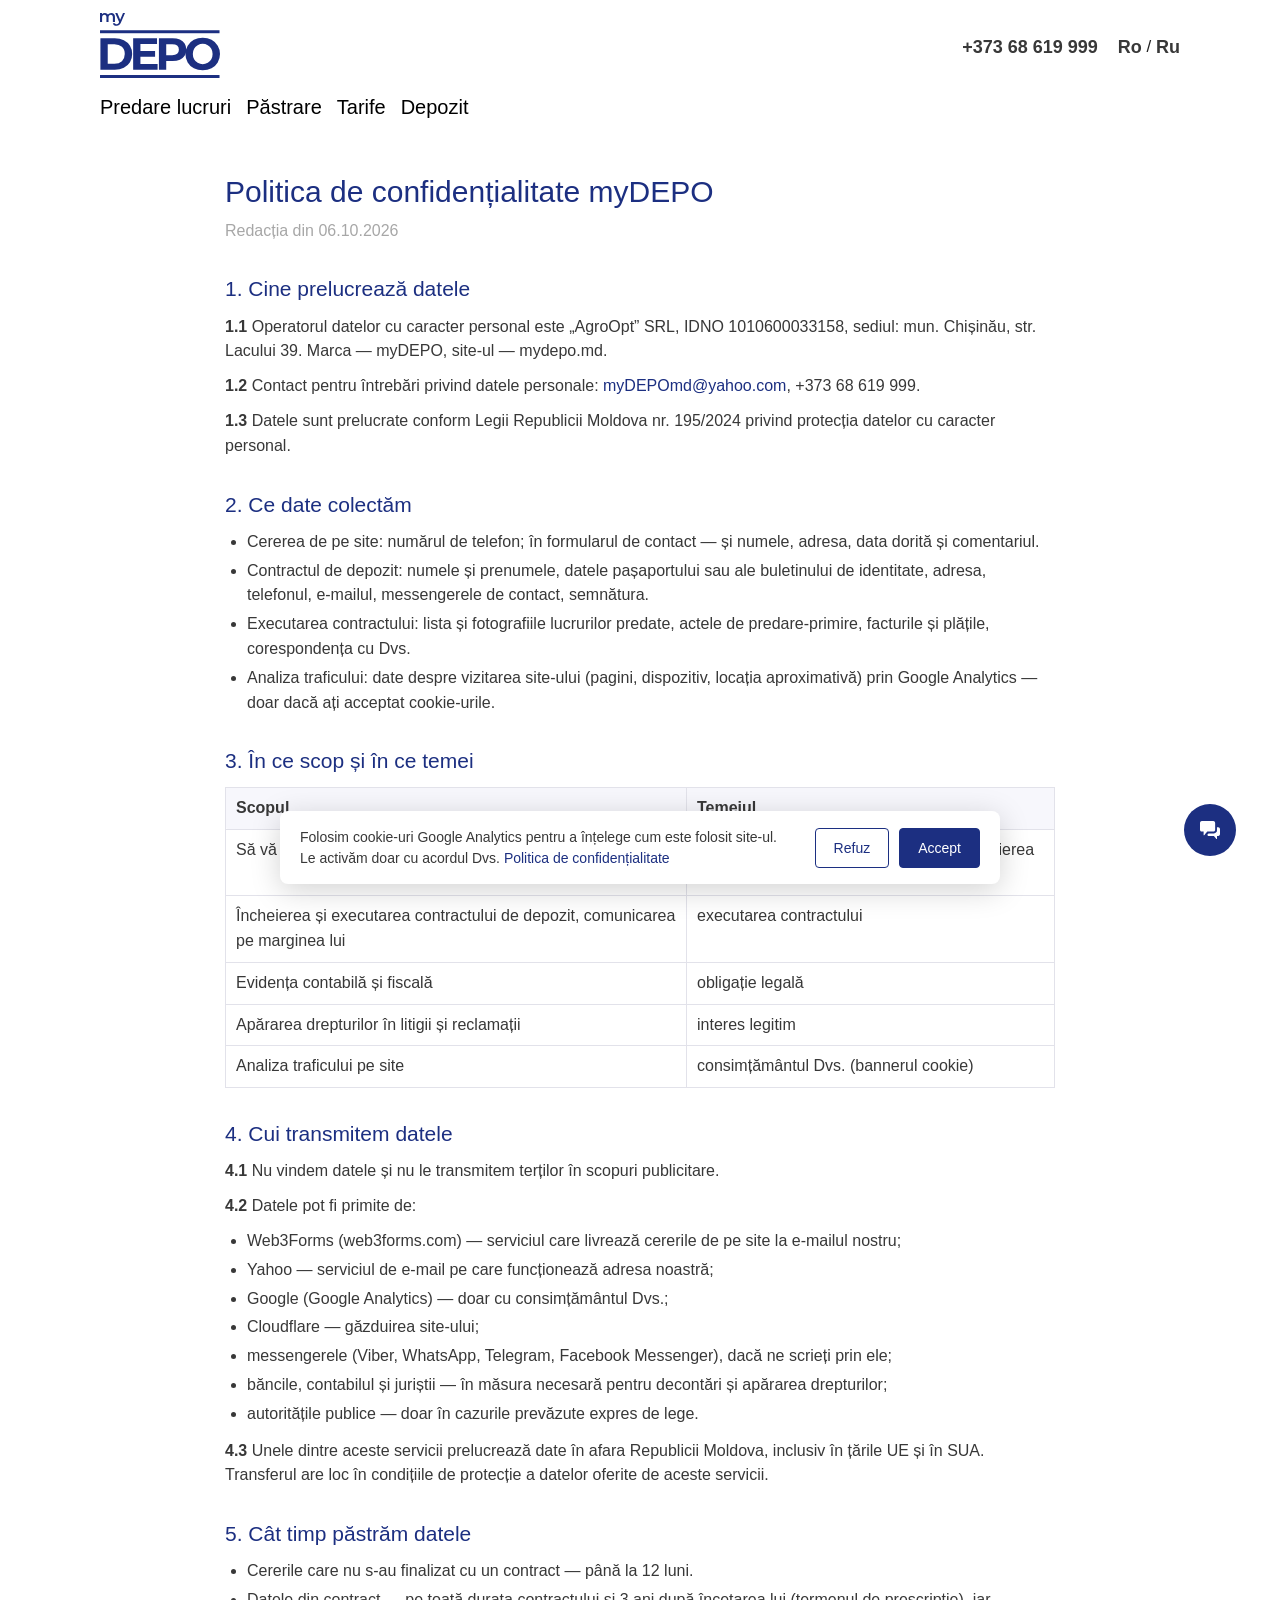
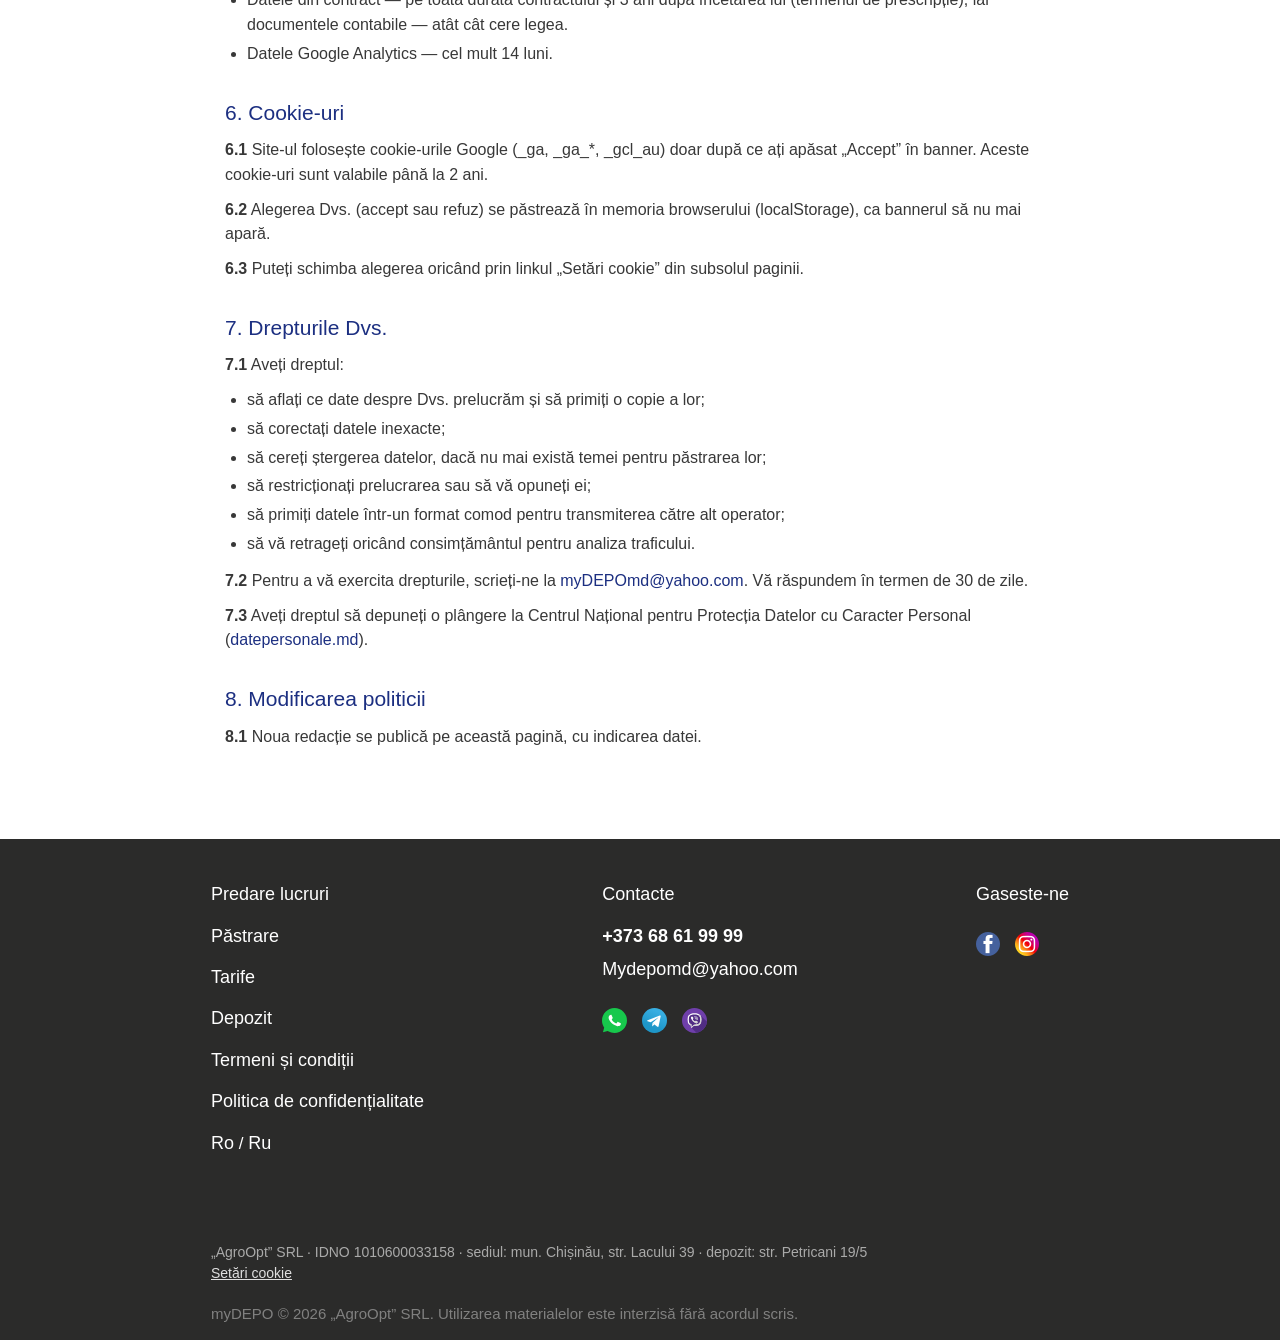
<file: privacy/index.html>
<!doctype html>
<html lang="ro">
<head>
    <title>Politica de confidențialitate myDEPO — myDepo</title>
    <meta charset="UTF-8"/>
    <meta name="viewport" content="width=device-width, initial-scale=1">
    <meta name="description" content="Cum prelucrează myDEPO („AgroOpt” SRL) datele cu caracter personal și cookie-urile."/>
    <meta property="og:image" content="https://mydepo.md/img/IMG_3887.JPG"/>
    <meta property="og:site_name" content="myDepo"/>
    <meta property="og:type" content="article"/>
    <meta property="og:url" content="https://mydepo.md/privacy/"/>
    <meta property="og:title" content="Politica de confidențialitate myDEPO — myDepo"/>
    <meta property="og:description" content="Cum prelucrează myDEPO („AgroOpt” SRL) datele cu caracter personal și cookie-urile."/>
    <meta property="og:locale" content="ro_MD"/>
    <link rel="stylesheet" href="https://cdnjs.cloudflare.com/ajax/libs/materialize/1.0.0/css/materialize.min.css">
    <!-- Compiled and minified JavaScript -->
    <link rel="icon" type="image/svg+xml" href="/img/logo.svg"/>
    <link href="/css/fonts.css" rel="stylesheet">
    <link href="https://fonts.googleapis.com/css?family=Lato" rel="stylesheet">
    <link href="https://fonts.googleapis.com/css?family=Open+Sans:300,400,600,700&subset=cyrillic" rel="stylesheet">
    <link rel='stylesheet' href='/css/app.css' type='text/css' media='all'/>
    <link rel='stylesheet' href='/css/responsive.css' type='text/css' media='all'/>
    <link rel='stylesheet' href='/css/swiper.css' type='text/css' media='all'/>
    <script src="https://ajax.googleapis.com/ajax/libs/jquery/1.12.4/jquery.min.js"></script>
    <script src="https://cdnjs.cloudflare.com/ajax/libs/materialize/1.0.0/js/materialize.min.js"></script>
    <link rel="icon" type="image/svg+xml" href="/img/logo.svg"/>
    <link href="/css/fonts.css" rel="stylesheet">
    <link href="https://fonts.googleapis.com/css?family=Open+Sans:300,400,600,700&subset=cyrillic" rel="stylesheet">
    <link rel='stylesheet' href='/css/app.css' type='text/css' media='all'/>
    <link rel='stylesheet' href='/css/responsive.css' type='text/css' media='all'/>
    <link rel="canonical" href="https://mydepo.md/privacy/"/>
    <link rel="alternate" hreflang="ro" href="https://mydepo.md/privacy/"/>
    <link rel="alternate" hreflang="ru" href="https://mydepo.md/ru/privacy/"/>
    <link rel="alternate" hreflang="x-default" href="https://mydepo.md/privacy/"/>
    <script src="/js/consent.js" defer></script>
</head>
<body class="home-page">
<div id="wrapper" class="site">
    <div id="wrap-page-content">

        <header>
            <div class="header_wrap container">
                <a href="/" class="logo">
                    <img src="/img/logo.svg" alt="myDEPO">
                </a>
                <div class="phone_header">
                    <div class="phone_wrap">
                        <a href="tel:+37368619999">+373 68 619 999</a>
                        <div class="header_lang">
                            <ul>
                                <li class="active">
                                    <a href="/privacy/" title="Română">
                                        <span class="type-short">Ro</span>
                                    </a>
                                </li>
                                <li>&nbsp;/&nbsp;</li>
                                <li class="">
                                    <a href="/ru/privacy/" title="Русский">
                                        <span class="type-short">Ru</span>
                                    </a>
                                </li>
                            </ul>
                        </div>
                    </div>
                    <div class="burger">
                        <span></span>
                        <span></span>
                        <span></span>
                    </div>
                </div>
                <div class="menu">
                    <img class='logo' src="/img/logo-white.svg" alt="">
                    <ul class="menu_items">
                        <li class="menu_item"><a href="/#hand_over">Predare lucruri</a></li>
                        <li class="menu_item"><a href="/#storage">Păstrare</a></li>
                        <li class="menu_item"><a href="/#prices">Tarife</a></li>
                        <li class="menu_item"><a href="/#safe_storage">Depozit</a></li>
                    </ul>
                </div>
            </div>
        </header>
        <div class="header_height"></div>

        <div class="content container_wrap">
            <article class="legal-doc">
                <h1>Politica de confidențialitate myDEPO</h1>
                <p class="legal-doc__edition">Redacția din 06.10.2026</p>
                <h2>1. Cine prelucrează datele</h2>
                <p><strong>1.1</strong> Operatorul datelor cu caracter personal este „AgroOpt” SRL, IDNO 1010600033158, sediul: mun. Chișinău, str. Lacului 39. Marca — myDEPO, site-ul — mydepo.md.</p>
                <p><strong>1.2</strong> Contact pentru întrebări privind datele personale: <a href="mailto:myDEPOmd@yahoo.com">myDEPOmd@yahoo.com</a>, +373 68 619 999.</p>
                <p><strong>1.3</strong> Datele sunt prelucrate conform Legii Republicii Moldova nr. 195/2024 privind protecția datelor cu caracter personal.</p>
                <h2>2. Ce date colectăm</h2>
                <ul class="browser-default">
                <li>Cererea de pe site: numărul de telefon; în formularul de contact — și numele, adresa, data dorită și comentariul.</li>
                <li>Contractul de depozit: numele și prenumele, datele pașaportului sau ale buletinului de identitate, adresa, telefonul, e-mailul, messengerele de contact, semnătura.</li>
                <li>Executarea contractului: lista și fotografiile lucrurilor predate, actele de predare-primire, facturile și plățile, corespondența cu Dvs.</li>
                <li>Analiza traficului: date despre vizitarea site-ului (pagini, dispozitiv, locația aproximativă) prin Google Analytics — doar dacă ați acceptat cookie-urile.</li>
                </ul>
                <h2>3. În ce scop și în ce temei</h2>
                <table><thead><tr><th>Scopul</th><th>Temeiul</th></tr></thead><tbody><tr><td>Să vă sunăm și să calculăm costul la cererea Dvs.</td><td>demersuri la cererea Dvs. înainte de încheierea contractului</td></tr><tr><td>Încheierea și executarea contractului de depozit, comunicarea pe marginea lui</td><td>executarea contractului</td></tr><tr><td>Evidența contabilă și fiscală</td><td>obligație legală</td></tr><tr><td>Apărarea drepturilor în litigii și reclamații</td><td>interes legitim</td></tr><tr><td>Analiza traficului pe site</td><td>consimțământul Dvs. (bannerul cookie)</td></tr></tbody></table>
                <h2>4. Cui transmitem datele</h2>
                <p><strong>4.1</strong> Nu vindem datele și nu le transmitem terților în scopuri publicitare.</p>
                <p><strong>4.2</strong> Datele pot fi primite de:</p>
                <ul class="browser-default">
                <li>Web3Forms (web3forms.com) — serviciul care livrează cererile de pe site la e-mailul nostru;</li>
                <li>Yahoo — serviciul de e-mail pe care funcționează adresa noastră;</li>
                <li>Google (Google Analytics) — doar cu consimțământul Dvs.;</li>
                <li>Cloudflare — găzduirea site-ului;</li>
                <li>messengerele (Viber, WhatsApp, Telegram, Facebook Messenger), dacă ne scrieți prin ele;</li>
                <li>băncile, contabilul și juriștii — în măsura necesară pentru decontări și apărarea drepturilor;</li>
                <li>autoritățile publice — doar în cazurile prevăzute expres de lege.</li>
                </ul>
                <p><strong>4.3</strong> Unele dintre aceste servicii prelucrează date în afara Republicii Moldova, inclusiv în țările UE și în SUA. Transferul are loc în condițiile de protecție a datelor oferite de aceste servicii.</p>
                <h2>5. Cât timp păstrăm datele</h2>
                <ul class="browser-default">
                <li>Cererile care nu s-au finalizat cu un contract — până la 12 luni.</li>
                <li>Datele din contract — pe toată durata contractului și 3 ani după încetarea lui (termenul de prescripție), iar documentele contabile — atât cât cere legea.</li>
                <li>Datele Google Analytics — cel mult 14 luni.</li>
                </ul>
                <h2>6. Cookie-uri</h2>
                <p><strong>6.1</strong> Site-ul folosește cookie-urile Google (_ga, _ga_*, _gcl_au) doar după ce ați apăsat „Accept” în banner. Aceste cookie-uri sunt valabile până la 2 ani.</p>
                <p><strong>6.2</strong> Alegerea Dvs. (accept sau refuz) se păstrează în memoria browserului (localStorage), ca bannerul să nu mai apară.</p>
                <p><strong>6.3</strong> Puteți schimba alegerea oricând prin linkul „Setări cookie” din subsolul paginii.</p>
                <h2>7. Drepturile Dvs.</h2>
                <p><strong>7.1</strong> Aveți dreptul:</p>
                <ul class="browser-default">
                <li>să aflați ce date despre Dvs. prelucrăm și să primiți o copie a lor;</li>
                <li>să corectați datele inexacte;</li>
                <li>să cereți ștergerea datelor, dacă nu mai există temei pentru păstrarea lor;</li>
                <li>să restricționați prelucrarea sau să vă opuneți ei;</li>
                <li>să primiți datele într-un format comod pentru transmiterea către alt operator;</li>
                <li>să vă retrageți oricând consimțământul pentru analiza traficului.</li>
                </ul>
                <p><strong>7.2</strong> Pentru a vă exercita drepturile, scrieți-ne la <a href="mailto:myDEPOmd@yahoo.com">myDEPOmd@yahoo.com</a>. Vă răspundem în termen de 30 de zile.</p>
                <p><strong>7.3</strong> Aveți dreptul să depuneți o plângere la Centrul Național pentru Protecția Datelor cu Caracter Personal (<a href="https://datepersonale.md/" target="_blank" rel="noopener">datepersonale.md</a>).</p>
                <h2>8. Modificarea politicii</h2>
                <p><strong>8.1</strong> Noua redacție se publică pe această pagină, cu indicarea datei.</p>
            </article>
        </div>
        <footer>
    <div class="footer">
        <div class="single_block">
            <ul>
                <li><a href="/#hand_over">Predare lucruri</a></li>
                <li><a href="/#storage">Păstrare</a></li>
                <li><a href="/#prices">Tarife</a></li>
                <li><a href="/#safe_storage">Depozit</a></li>
                <li><a href="/rights/">Termeni și condiții</a></li>
                <li><a href="/privacy/">Politica de confidențialitate</a></li>
            </ul>

            <div class="language">
                <ul>
                    <li class="active">
                        <a href="/privacy/" title="Română">
                            <span class="type-short">Ro</span>
                        </a>
                    </li>
                    <li>&nbsp;/&nbsp;</li>
                    <li class="">
                        <a href="/ru/privacy/" title="Русский">
                            <span class="type-short">Ru</span>
                        </a>
                    </li>
                </ul>

            </div>
        </div>
        <div class="single_block">
            <div class="title">Contacte</div>
            <a href="tel:+37368619999" class="phone_number">+373 68 61 99 99</a>
            <a href="mailto:Mydepomd@yahoo.com" class="email">Mydepomd@yahoo.com</a>

            <a href="https://wa.me/37368619999" target="_blank" class="phone_social">
                <img
                    src="[data-uri]"
                    alt="" loading="lazy" decoding="async">
            </a>
            <a href="https://t.me/myDEPOmd" target="_blank" class="phone_social">
                <img
                    src="[data-uri]"
                    alt="" loading="lazy" decoding="async">
            </a>
            <a href="viber://chat?number=+37368619999" target="_blank" class="phone_social viber">
                <img src="/img/icons/viber1.svg" alt="" loading="lazy" decoding="async">
            </a>
        </div>

        <div class="single_block">

            <div class="title second_title">Gaseste-ne</div>
            <a href="https://www.facebook.com/mydepomd" target="_blank" class="phone_social">
                <img
                    src="/img/834722_facebook_icon.png"
                    alt="" loading="lazy" decoding="async">
            </a>
            <a href="https://www.instagram.com/mydepomd" target="_blank" class="phone_social ">
                <img
                    src="/img/3225191_app_instagram_logo_media_popular_icon.png"
                    alt="">
            </a>
        </div>
        <div class="legal-info">„AgroOpt” SRL · IDNO 1010600033158 · sediul: mun. Chișinău, str. Lacului 39 · depozit: str. Petricani 19/5<br><a href="#cookies" data-cookie-settings>Setări cookie</a></div>
        <div class="copyright">
            <span>myDEPO © 2026 „AgroOpt” SRL. Utilizarea materialelor este interzisă fără acordul scris.</span>
        </div>
    </div>
    <div class="call_to_action">
        <span class="open_options">
            <img src="/img/icons/chat.svg" alt="" loading="lazy" decoding="async">
        </span>
        <span class="options option1">
            <a href="tel:+37368619999">
                <img src="/img/icons/call.svg" alt="" loading="lazy" decoding="async">
            </a>
        </span>
        <span class="options option2">
            <a href="viber://chat?number=+37368619999" target="_blank">
                <img src="/img/icons/viber.svg" alt="" loading="lazy" decoding="async">
            </a>
        </span>
        <span class="options option3">
            <a href="https://www.messenger.com/t/mydepomd" target="_blank">
                <img src="/img/icons/messenger.svg" alt="" loading="lazy" decoding="async">
            </a>
        </span>
        <span class="options option4">
            <a href="https://t.me/myDEPOmd" target="_blank">
                <img src="/img/icons/telegram.svg" alt="" loading="lazy" decoding="async">
            </a>
        </span>
        <span class="options option5">
            <a href="https://www.instagram.com/mydepomd/" target="_blank">
                <img src="/img/icons/1164349_circle_instagram_logo_media_network_icon.svg" alt="">
            </a>
        </span>
        <span class="options option6">
            <a href="https://wa.me/37368619999" target="_blank">
                <img src="/img/icons/whatsapp.svg" alt="" loading="lazy" decoding="async">
            </a>
        </span>
        <span class="options option7">
            <a href="mailto:Mydepomd@yahoo.com" target="_blank">
                <img src="/img/icons/email.svg" alt="" loading="lazy" decoding="async">
            </a>
        </span>

    </div>

</footer>
    </div>
</div>

<script type='text/javascript' src='/js/libs/bootstrap.min.js'></script>
<script type='text/javascript' src='/js/libs/jquery.easing.1.3.js'></script>
<script type='text/javascript' src='/js/common.func.js'></script>
<script type='text/javascript' src='/js/order.js'></script>
</body>
</html>
</file>
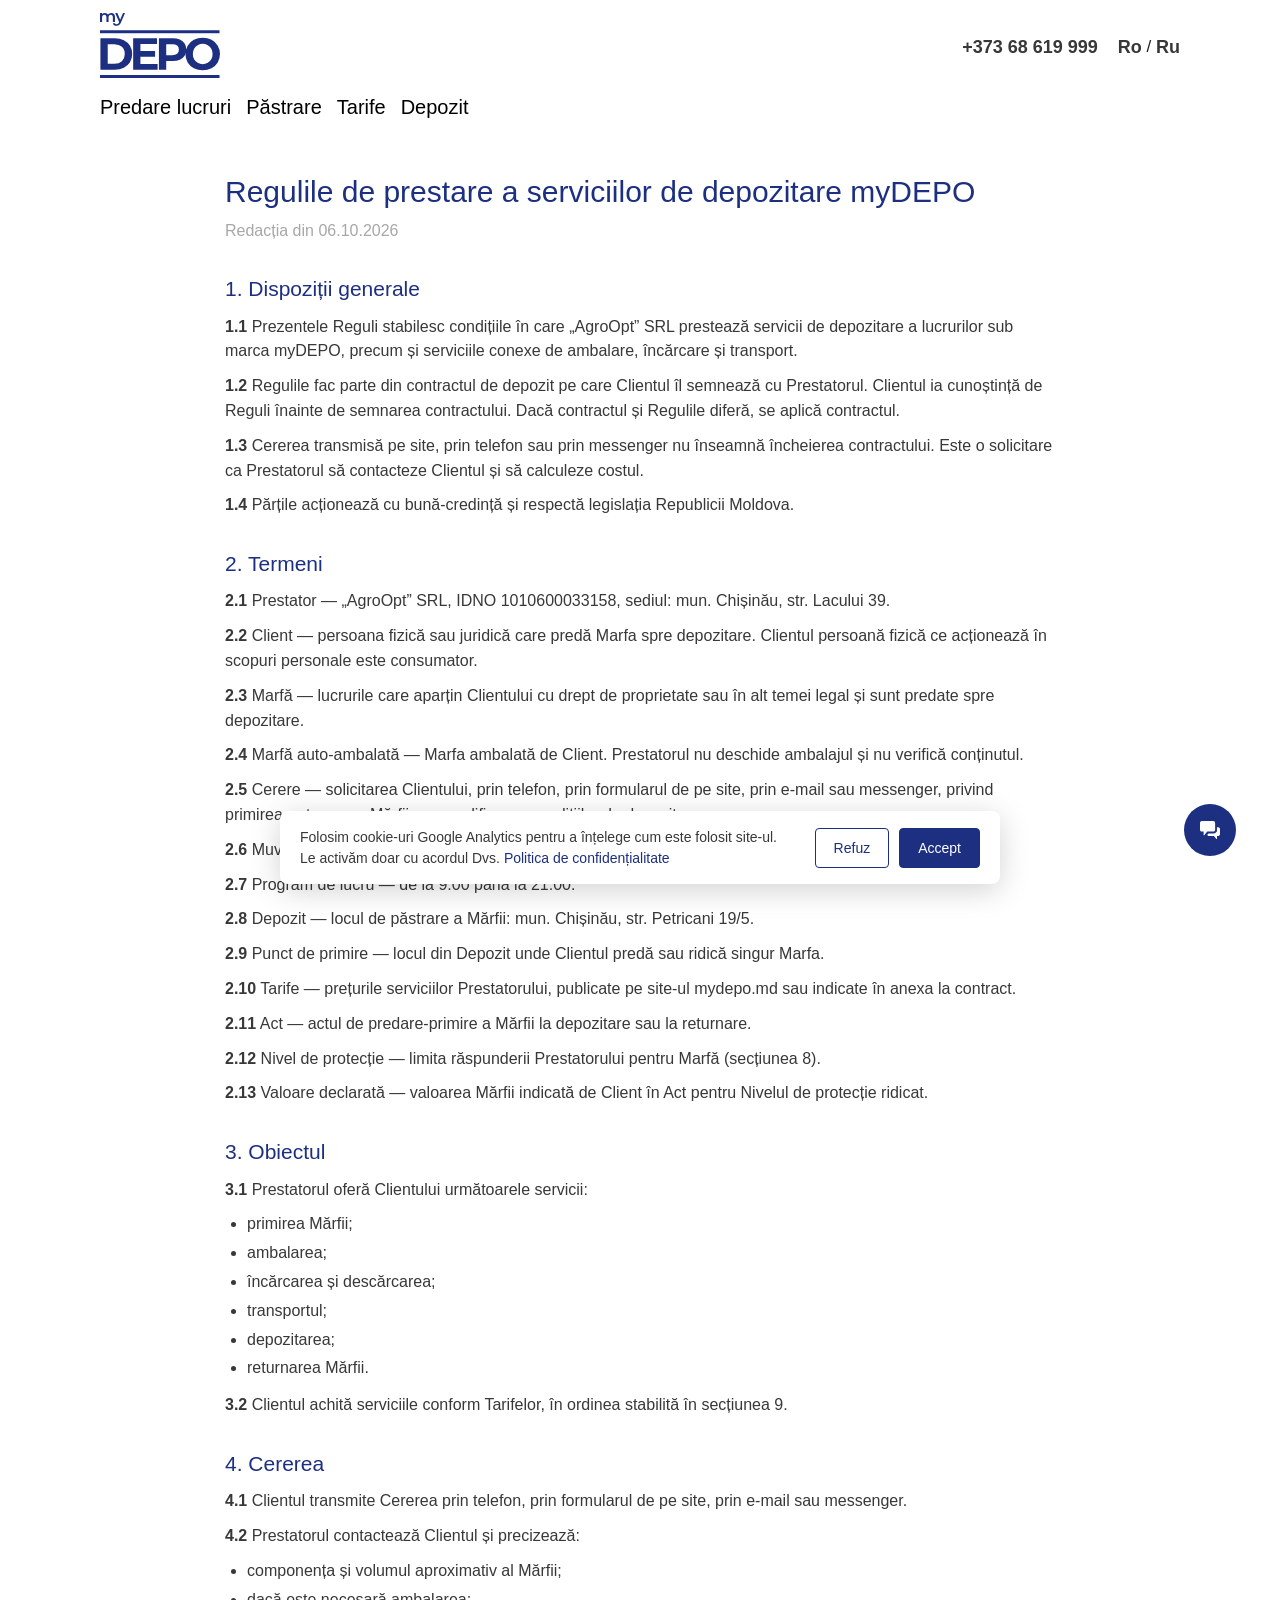
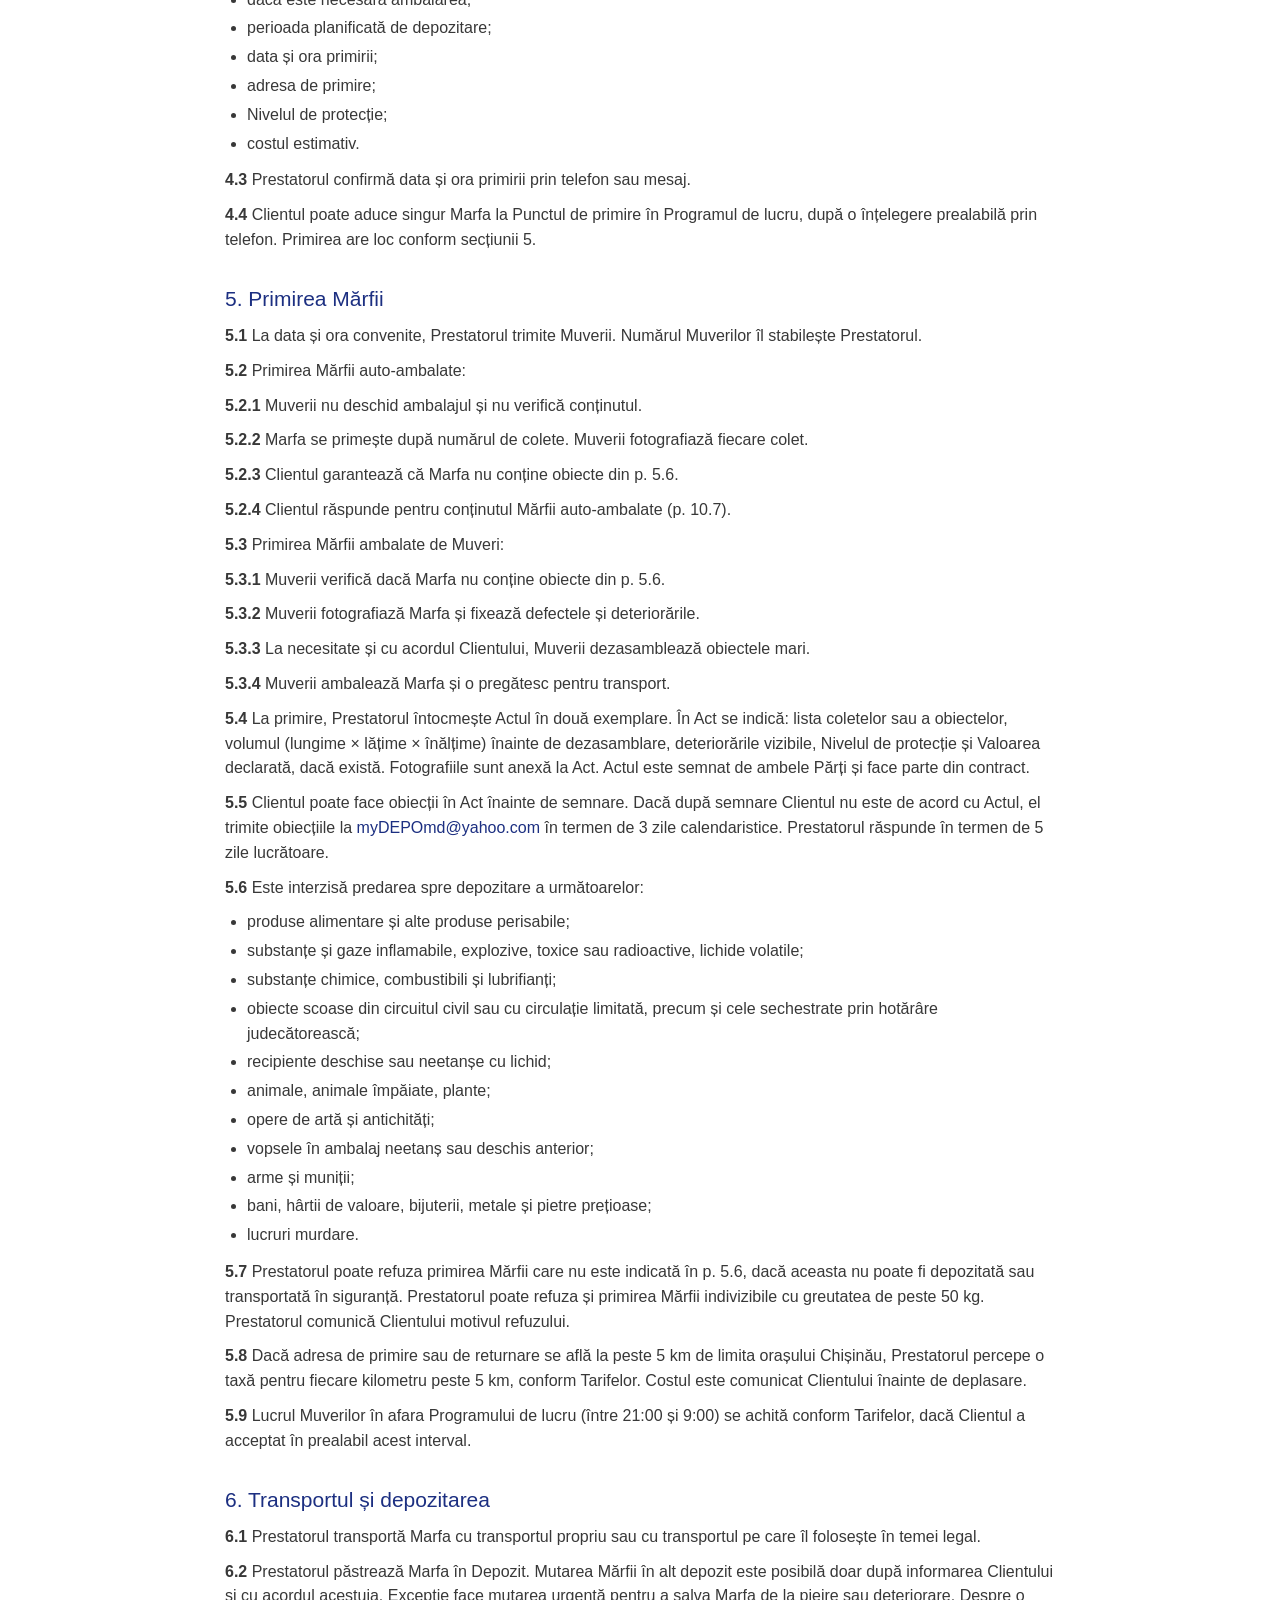
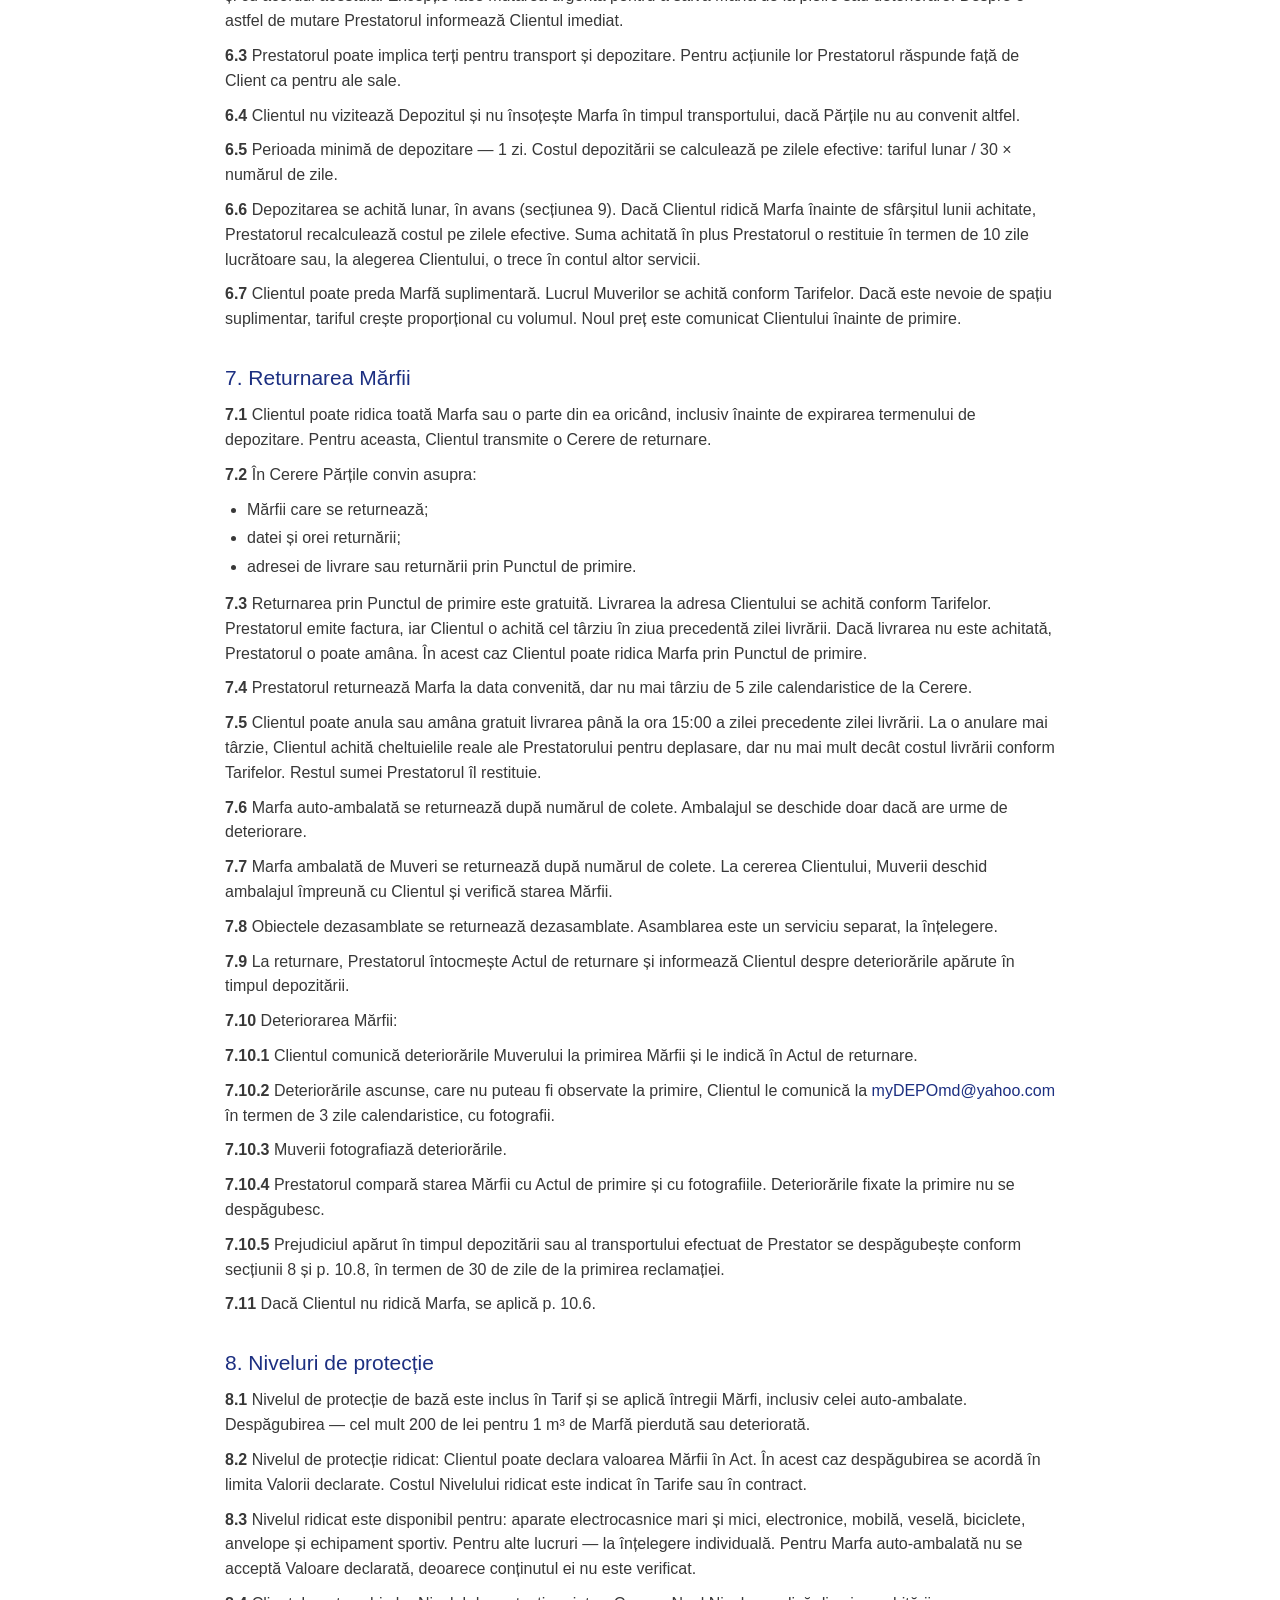
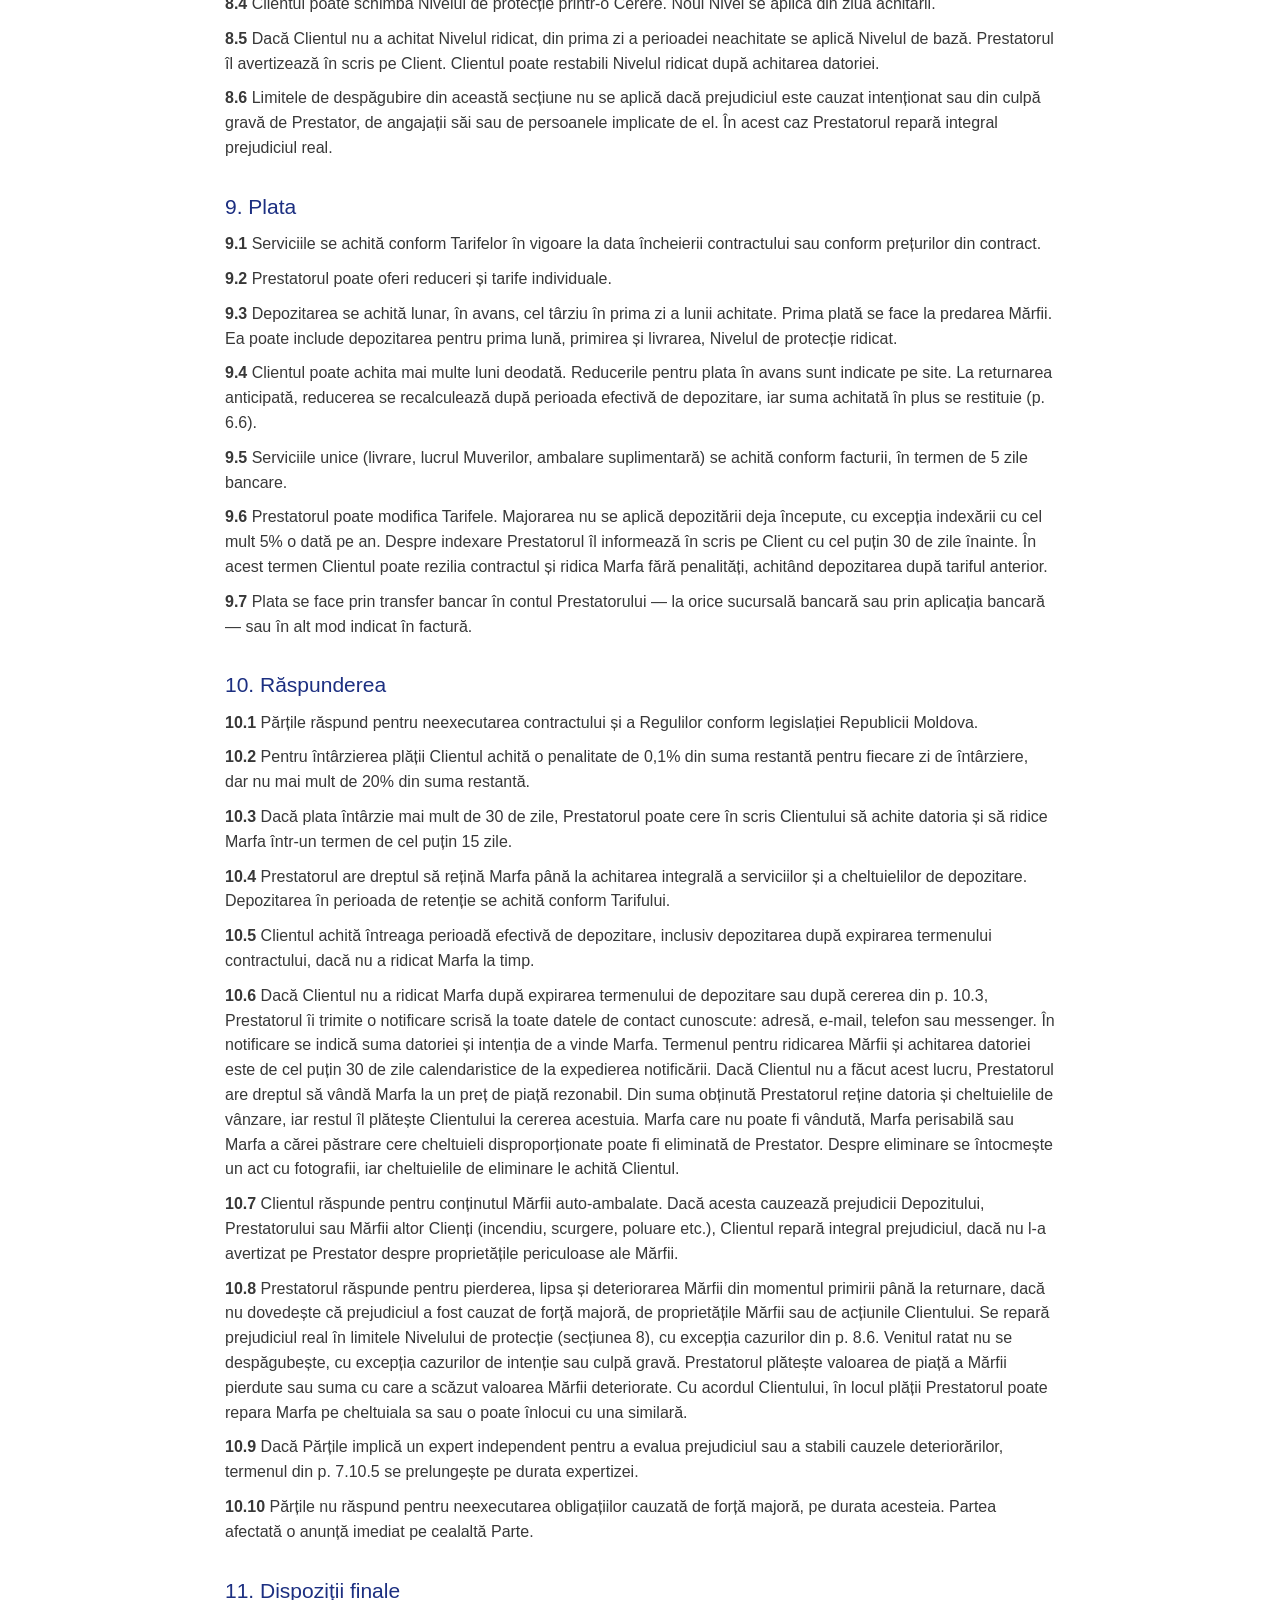
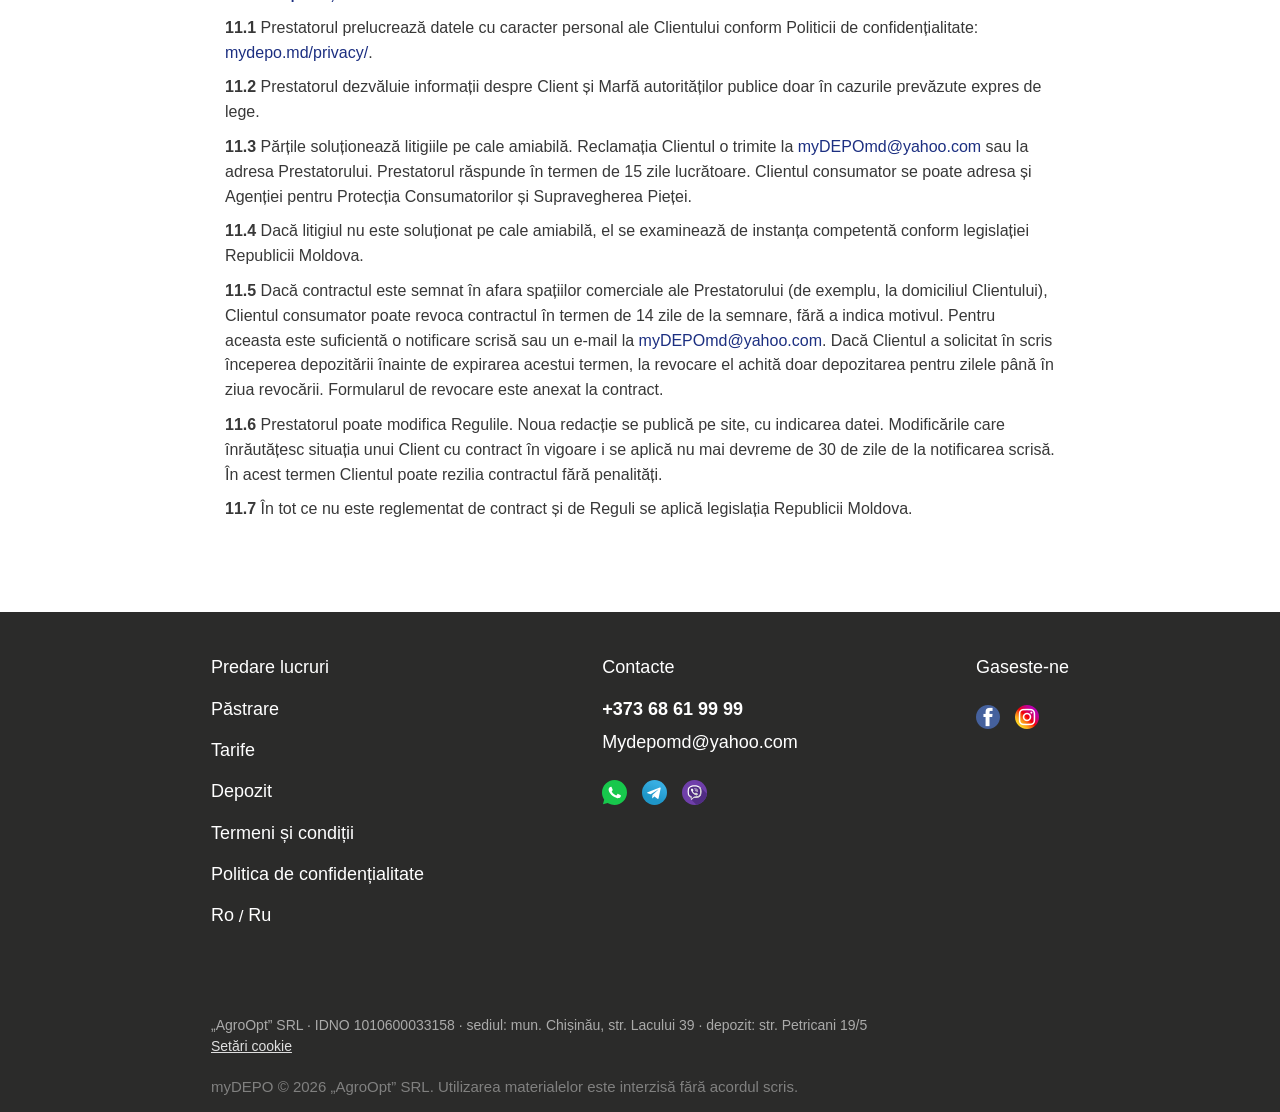
<file: rights/index.html>
<!doctype html>
<html lang="ro">
<head>
    <title>Regulile de prestare a serviciilor de depozitare myDEPO — myDepo</title>
    <meta charset="UTF-8"/>
    <meta name="viewport" content="width=device-width, initial-scale=1">
    <meta name="description" content="Regulile de prestare a serviciilor de depozitare myDEPO („AgroOpt” SRL)."/>
    <meta property="og:image" content="https://mydepo.md/img/IMG_3887.JPG"/>
    <meta property="og:site_name" content="myDepo"/>
    <meta property="og:type" content="article"/>
    <meta property="og:url" content="https://mydepo.md/rights/"/>
    <meta property="og:title" content="Regulile de prestare a serviciilor de depozitare myDEPO — myDepo"/>
    <meta property="og:description" content="Regulile de prestare a serviciilor de depozitare myDEPO („AgroOpt” SRL)."/>
    <meta property="og:locale" content="ro_MD"/>
    <link rel="stylesheet" href="https://cdnjs.cloudflare.com/ajax/libs/materialize/1.0.0/css/materialize.min.css">
    <!-- Compiled and minified JavaScript -->
    <link rel="icon" type="image/svg+xml" href="/img/logo.svg"/>
    <link href="/css/fonts.css" rel="stylesheet">
    <link href="https://fonts.googleapis.com/css?family=Lato" rel="stylesheet">
    <link href="https://fonts.googleapis.com/css?family=Open+Sans:300,400,600,700&subset=cyrillic" rel="stylesheet">
    <link rel='stylesheet' href='/css/app.css' type='text/css' media='all'/>
    <link rel='stylesheet' href='/css/responsive.css' type='text/css' media='all'/>
    <link rel='stylesheet' href='/css/swiper.css' type='text/css' media='all'/>
    <script src="https://ajax.googleapis.com/ajax/libs/jquery/1.12.4/jquery.min.js"></script>
    <script src="https://cdnjs.cloudflare.com/ajax/libs/materialize/1.0.0/js/materialize.min.js"></script>
    <link rel="icon" type="image/svg+xml" href="/img/logo.svg"/>
    <link href="/css/fonts.css" rel="stylesheet">
    <link href="https://fonts.googleapis.com/css?family=Open+Sans:300,400,600,700&subset=cyrillic" rel="stylesheet">
    <link rel='stylesheet' href='/css/app.css' type='text/css' media='all'/>
    <link rel='stylesheet' href='/css/responsive.css' type='text/css' media='all'/>
    <link rel="canonical" href="https://mydepo.md/rights/"/>
    <link rel="alternate" hreflang="ro" href="https://mydepo.md/rights/"/>
    <link rel="alternate" hreflang="ru" href="https://mydepo.md/ru/rights/"/>
    <link rel="alternate" hreflang="x-default" href="https://mydepo.md/rights/"/>
    <script src="/js/consent.js" defer></script>
</head>
<body class="home-page">
<div id="wrapper" class="site">
    <div id="wrap-page-content">

        <header>
            <div class="header_wrap container">
                <a href="/" class="logo">
                    <img src="/img/logo.svg" alt="myDEPO">
                </a>
                <div class="phone_header">
                    <div class="phone_wrap">
                        <a href="tel:+37368619999">+373 68 619 999</a>
                        <div class="header_lang">
                            <ul>
                                <li class="active">
                                    <a href="/rights/" title="Română">
                                        <span class="type-short">Ro</span>
                                    </a>
                                </li>
                                <li>&nbsp;/&nbsp;</li>
                                <li class="">
                                    <a href="/ru/rights/" title="Русский">
                                        <span class="type-short">Ru</span>
                                    </a>
                                </li>
                            </ul>
                        </div>
                    </div>
                    <div class="burger">
                        <span></span>
                        <span></span>
                        <span></span>
                    </div>
                </div>
                <div class="menu">
                    <img class='logo' src="/img/logo-white.svg" alt="">
                    <ul class="menu_items">
                        <li class="menu_item"><a href="/#hand_over">Predare lucruri</a></li>
                        <li class="menu_item"><a href="/#storage">Păstrare</a></li>
                        <li class="menu_item"><a href="/#prices">Tarife</a></li>
                        <li class="menu_item"><a href="/#safe_storage">Depozit</a></li>
                    </ul>
                </div>
            </div>
        </header>
        <div class="header_height"></div>

        <div class="content container_wrap">
            <article class="legal-doc">
                <h1>Regulile de prestare a serviciilor de depozitare myDEPO</h1>
                <p class="legal-doc__edition">Redacția din 06.10.2026</p>
                <h2>1. Dispoziții generale</h2>
                <p><strong>1.1</strong> Prezentele Reguli stabilesc condițiile în care „AgroOpt” SRL prestează servicii de depozitare a lucrurilor sub marca myDEPO, precum și serviciile conexe de ambalare, încărcare și transport.</p>
                <p><strong>1.2</strong> Regulile fac parte din contractul de depozit pe care Clientul îl semnează cu Prestatorul. Clientul ia cunoștință de Reguli înainte de semnarea contractului. Dacă contractul și Regulile diferă, se aplică contractul.</p>
                <p><strong>1.3</strong> Cererea transmisă pe site, prin telefon sau prin messenger nu înseamnă încheierea contractului. Este o solicitare ca Prestatorul să contacteze Clientul și să calculeze costul.</p>
                <p><strong>1.4</strong> Părțile acționează cu bună-credință și respectă legislația Republicii Moldova.</p>
                <h2>2. Termeni</h2>
                <p><strong>2.1</strong> Prestator — „AgroOpt” SRL, IDNO 1010600033158, sediul: mun. Chișinău, str. Lacului 39.</p>
                <p><strong>2.2</strong> Client — persoana fizică sau juridică care predă Marfa spre depozitare. Clientul persoană fizică ce acționează în scopuri personale este consumator.</p>
                <p><strong>2.3</strong> Marfă — lucrurile care aparțin Clientului cu drept de proprietate sau în alt temei legal și sunt predate spre depozitare.</p>
                <p><strong>2.4</strong> Marfă auto-ambalată — Marfa ambalată de Client. Prestatorul nu deschide ambalajul și nu verifică conținutul.</p>
                <p><strong>2.5</strong> Cerere — solicitarea Clientului, prin telefon, prin formularul de pe site, prin e-mail sau messenger, privind primirea, returnarea Mărfii sau modificarea condițiilor de depozitare.</p>
                <p><strong>2.6</strong> Muver — angajatul Prestatorului care primește, ambalează, încarcă, transportă și returnează Marfa.</p>
                <p><strong>2.7</strong> Program de lucru — de la 9:00 până la 21:00.</p>
                <p><strong>2.8</strong> Depozit — locul de păstrare a Mărfii: mun. Chișinău, str. Petricani 19/5.</p>
                <p><strong>2.9</strong> Punct de primire — locul din Depozit unde Clientul predă sau ridică singur Marfa.</p>
                <p><strong>2.10</strong> Tarife — prețurile serviciilor Prestatorului, publicate pe site-ul mydepo.md sau indicate în anexa la contract.</p>
                <p><strong>2.11</strong> Act — actul de predare-primire a Mărfii la depozitare sau la returnare.</p>
                <p><strong>2.12</strong> Nivel de protecție — limita răspunderii Prestatorului pentru Marfă (secțiunea 8).</p>
                <p><strong>2.13</strong> Valoare declarată — valoarea Mărfii indicată de Client în Act pentru Nivelul de protecție ridicat.</p>
                <h2>3. Obiectul</h2>
                <p><strong>3.1</strong> Prestatorul oferă Clientului următoarele servicii:</p>
                <ul class="browser-default">
                <li>primirea Mărfii;</li>
                <li>ambalarea;</li>
                <li>încărcarea și descărcarea;</li>
                <li>transportul;</li>
                <li>depozitarea;</li>
                <li>returnarea Mărfii.</li>
                </ul>
                <p><strong>3.2</strong> Clientul achită serviciile conform Tarifelor, în ordinea stabilită în secțiunea 9.</p>
                <h2>4. Cererea</h2>
                <p><strong>4.1</strong> Clientul transmite Cererea prin telefon, prin formularul de pe site, prin e-mail sau messenger.</p>
                <p><strong>4.2</strong> Prestatorul contactează Clientul și precizează:</p>
                <ul class="browser-default">
                <li>componența și volumul aproximativ al Mărfii;</li>
                <li>dacă este necesară ambalarea;</li>
                <li>perioada planificată de depozitare;</li>
                <li>data și ora primirii;</li>
                <li>adresa de primire;</li>
                <li>Nivelul de protecție;</li>
                <li>costul estimativ.</li>
                </ul>
                <p><strong>4.3</strong> Prestatorul confirmă data și ora primirii prin telefon sau mesaj.</p>
                <p><strong>4.4</strong> Clientul poate aduce singur Marfa la Punctul de primire în Programul de lucru, după o înțelegere prealabilă prin telefon. Primirea are loc conform secțiunii 5.</p>
                <h2>5. Primirea Mărfii</h2>
                <p><strong>5.1</strong> La data și ora convenite, Prestatorul trimite Muverii. Numărul Muverilor îl stabilește Prestatorul.</p>
                <p><strong>5.2</strong> Primirea Mărfii auto-ambalate:</p>
                <p><strong>5.2.1</strong> Muverii nu deschid ambalajul și nu verifică conținutul.</p>
                <p><strong>5.2.2</strong> Marfa se primește după numărul de colete. Muverii fotografiază fiecare colet.</p>
                <p><strong>5.2.3</strong> Clientul garantează că Marfa nu conține obiecte din p. 5.6.</p>
                <p><strong>5.2.4</strong> Clientul răspunde pentru conținutul Mărfii auto-ambalate (p. 10.7).</p>
                <p><strong>5.3</strong> Primirea Mărfii ambalate de Muveri:</p>
                <p><strong>5.3.1</strong> Muverii verifică dacă Marfa nu conține obiecte din p. 5.6.</p>
                <p><strong>5.3.2</strong> Muverii fotografiază Marfa și fixează defectele și deteriorările.</p>
                <p><strong>5.3.3</strong> La necesitate și cu acordul Clientului, Muverii dezasamblează obiectele mari.</p>
                <p><strong>5.3.4</strong> Muverii ambalează Marfa și o pregătesc pentru transport.</p>
                <p><strong>5.4</strong> La primire, Prestatorul întocmește Actul în două exemplare. În Act se indică: lista coletelor sau a obiectelor, volumul (lungime × lățime × înălțime) înainte de dezasamblare, deteriorările vizibile, Nivelul de protecție și Valoarea declarată, dacă există. Fotografiile sunt anexă la Act. Actul este semnat de ambele Părți și face parte din contract.</p>
                <p><strong>5.5</strong> Clientul poate face obiecții în Act înainte de semnare. Dacă după semnare Clientul nu este de acord cu Actul, el trimite obiecțiile la <a href="mailto:myDEPOmd@yahoo.com">myDEPOmd@yahoo.com</a> în termen de 3 zile calendaristice. Prestatorul răspunde în termen de 5 zile lucrătoare.</p>
                <p><strong>5.6</strong> Este interzisă predarea spre depozitare a următoarelor:</p>
                <ul class="browser-default">
                <li>produse alimentare și alte produse perisabile;</li>
                <li>substanțe și gaze inflamabile, explozive, toxice sau radioactive, lichide volatile;</li>
                <li>substanțe chimice, combustibili și lubrifianți;</li>
                <li>obiecte scoase din circuitul civil sau cu circulație limitată, precum și cele sechestrate prin hotărâre judecătorească;</li>
                <li>recipiente deschise sau neetanșe cu lichid;</li>
                <li>animale, animale împăiate, plante;</li>
                <li>opere de artă și antichități;</li>
                <li>vopsele în ambalaj neetanș sau deschis anterior;</li>
                <li>arme și muniții;</li>
                <li>bani, hârtii de valoare, bijuterii, metale și pietre prețioase;</li>
                <li>lucruri murdare.</li>
                </ul>
                <p><strong>5.7</strong> Prestatorul poate refuza primirea Mărfii care nu este indicată în p. 5.6, dacă aceasta nu poate fi depozitată sau transportată în siguranță. Prestatorul poate refuza și primirea Mărfii indivizibile cu greutatea de peste 50 kg. Prestatorul comunică Clientului motivul refuzului.</p>
                <p><strong>5.8</strong> Dacă adresa de primire sau de returnare se află la peste 5 km de limita orașului Chișinău, Prestatorul percepe o taxă pentru fiecare kilometru peste 5 km, conform Tarifelor. Costul este comunicat Clientului înainte de deplasare.</p>
                <p><strong>5.9</strong> Lucrul Muverilor în afara Programului de lucru (între 21:00 și 9:00) se achită conform Tarifelor, dacă Clientul a acceptat în prealabil acest interval.</p>
                <h2>6. Transportul și depozitarea</h2>
                <p><strong>6.1</strong> Prestatorul transportă Marfa cu transportul propriu sau cu transportul pe care îl folosește în temei legal.</p>
                <p><strong>6.2</strong> Prestatorul păstrează Marfa în Depozit. Mutarea Mărfii în alt depozit este posibilă doar după informarea Clientului și cu acordul acestuia. Excepție face mutarea urgentă pentru a salva Marfa de la pieire sau deteriorare. Despre o astfel de mutare Prestatorul informează Clientul imediat.</p>
                <p><strong>6.3</strong> Prestatorul poate implica terți pentru transport și depozitare. Pentru acțiunile lor Prestatorul răspunde față de Client ca pentru ale sale.</p>
                <p><strong>6.4</strong> Clientul nu vizitează Depozitul și nu însoțește Marfa în timpul transportului, dacă Părțile nu au convenit altfel.</p>
                <p><strong>6.5</strong> Perioada minimă de depozitare — 1 zi. Costul depozitării se calculează pe zilele efective: tariful lunar / 30 × numărul de zile.</p>
                <p><strong>6.6</strong> Depozitarea se achită lunar, în avans (secțiunea 9). Dacă Clientul ridică Marfa înainte de sfârșitul lunii achitate, Prestatorul recalculează costul pe zilele efective. Suma achitată în plus Prestatorul o restituie în termen de 10 zile lucrătoare sau, la alegerea Clientului, o trece în contul altor servicii.</p>
                <p><strong>6.7</strong> Clientul poate preda Marfă suplimentară. Lucrul Muverilor se achită conform Tarifelor. Dacă este nevoie de spațiu suplimentar, tariful crește proporțional cu volumul. Noul preț este comunicat Clientului înainte de primire.</p>
                <h2>7. Returnarea Mărfii</h2>
                <p><strong>7.1</strong> Clientul poate ridica toată Marfa sau o parte din ea oricând, inclusiv înainte de expirarea termenului de depozitare. Pentru aceasta, Clientul transmite o Cerere de returnare.</p>
                <p><strong>7.2</strong> În Cerere Părțile convin asupra:</p>
                <ul class="browser-default">
                <li>Mărfii care se returnează;</li>
                <li>datei și orei returnării;</li>
                <li>adresei de livrare sau returnării prin Punctul de primire.</li>
                </ul>
                <p><strong>7.3</strong> Returnarea prin Punctul de primire este gratuită. Livrarea la adresa Clientului se achită conform Tarifelor. Prestatorul emite factura, iar Clientul o achită cel târziu în ziua precedentă zilei livrării. Dacă livrarea nu este achitată, Prestatorul o poate amâna. În acest caz Clientul poate ridica Marfa prin Punctul de primire.</p>
                <p><strong>7.4</strong> Prestatorul returnează Marfa la data convenită, dar nu mai târziu de 5 zile calendaristice de la Cerere.</p>
                <p><strong>7.5</strong> Clientul poate anula sau amâna gratuit livrarea până la ora 15:00 a zilei precedente zilei livrării. La o anulare mai târzie, Clientul achită cheltuielile reale ale Prestatorului pentru deplasare, dar nu mai mult decât costul livrării conform Tarifelor. Restul sumei Prestatorul îl restituie.</p>
                <p><strong>7.6</strong> Marfa auto-ambalată se returnează după numărul de colete. Ambalajul se deschide doar dacă are urme de deteriorare.</p>
                <p><strong>7.7</strong> Marfa ambalată de Muveri se returnează după numărul de colete. La cererea Clientului, Muverii deschid ambalajul împreună cu Clientul și verifică starea Mărfii.</p>
                <p><strong>7.8</strong> Obiectele dezasamblate se returnează dezasamblate. Asamblarea este un serviciu separat, la înțelegere.</p>
                <p><strong>7.9</strong> La returnare, Prestatorul întocmește Actul de returnare și informează Clientul despre deteriorările apărute în timpul depozitării.</p>
                <p><strong>7.10</strong> Deteriorarea Mărfii:</p>
                <p><strong>7.10.1</strong> Clientul comunică deteriorările Muverului la primirea Mărfii și le indică în Actul de returnare.</p>
                <p><strong>7.10.2</strong> Deteriorările ascunse, care nu puteau fi observate la primire, Clientul le comunică la <a href="mailto:myDEPOmd@yahoo.com">myDEPOmd@yahoo.com</a> în termen de 3 zile calendaristice, cu fotografii.</p>
                <p><strong>7.10.3</strong> Muverii fotografiază deteriorările.</p>
                <p><strong>7.10.4</strong> Prestatorul compară starea Mărfii cu Actul de primire și cu fotografiile. Deteriorările fixate la primire nu se despăgubesc.</p>
                <p><strong>7.10.5</strong> Prejudiciul apărut în timpul depozitării sau al transportului efectuat de Prestator se despăgubește conform secțiunii 8 și p. 10.8, în termen de 30 de zile de la primirea reclamației.</p>
                <p><strong>7.11</strong> Dacă Clientul nu ridică Marfa, se aplică p. 10.6.</p>
                <h2>8. Niveluri de protecție</h2>
                <p><strong>8.1</strong> Nivelul de protecție de bază este inclus în Tarif și se aplică întregii Mărfi, inclusiv celei auto-ambalate. Despăgubirea — cel mult 200 de lei pentru 1 m³ de Marfă pierdută sau deteriorată.</p>
                <p><strong>8.2</strong> Nivelul de protecție ridicat: Clientul poate declara valoarea Mărfii în Act. În acest caz despăgubirea se acordă în limita Valorii declarate. Costul Nivelului ridicat este indicat în Tarife sau în contract.</p>
                <p><strong>8.3</strong> Nivelul ridicat este disponibil pentru: aparate electrocasnice mari și mici, electronice, mobilă, veselă, biciclete, anvelope și echipament sportiv. Pentru alte lucruri — la înțelegere individuală. Pentru Marfa auto-ambalată nu se acceptă Valoare declarată, deoarece conținutul ei nu este verificat.</p>
                <p><strong>8.4</strong> Clientul poate schimba Nivelul de protecție printr-o Cerere. Noul Nivel se aplică din ziua achitării.</p>
                <p><strong>8.5</strong> Dacă Clientul nu a achitat Nivelul ridicat, din prima zi a perioadei neachitate se aplică Nivelul de bază. Prestatorul îl avertizează în scris pe Client. Clientul poate restabili Nivelul ridicat după achitarea datoriei.</p>
                <p><strong>8.6</strong> Limitele de despăgubire din această secțiune nu se aplică dacă prejudiciul este cauzat intenționat sau din culpă gravă de Prestator, de angajații săi sau de persoanele implicate de el. În acest caz Prestatorul repară integral prejudiciul real.</p>
                <h2>9. Plata</h2>
                <p><strong>9.1</strong> Serviciile se achită conform Tarifelor în vigoare la data încheierii contractului sau conform prețurilor din contract.</p>
                <p><strong>9.2</strong> Prestatorul poate oferi reduceri și tarife individuale.</p>
                <p><strong>9.3</strong> Depozitarea se achită lunar, în avans, cel târziu în prima zi a lunii achitate. Prima plată se face la predarea Mărfii. Ea poate include depozitarea pentru prima lună, primirea și livrarea, Nivelul de protecție ridicat.</p>
                <p><strong>9.4</strong> Clientul poate achita mai multe luni deodată. Reducerile pentru plata în avans sunt indicate pe site. La returnarea anticipată, reducerea se recalculează după perioada efectivă de depozitare, iar suma achitată în plus se restituie (p. 6.6).</p>
                <p><strong>9.5</strong> Serviciile unice (livrare, lucrul Muverilor, ambalare suplimentară) se achită conform facturii, în termen de 5 zile bancare.</p>
                <p><strong>9.6</strong> Prestatorul poate modifica Tarifele. Majorarea nu se aplică depozitării deja începute, cu excepția indexării cu cel mult 5% o dată pe an. Despre indexare Prestatorul îl informează în scris pe Client cu cel puțin 30 de zile înainte. În acest termen Clientul poate rezilia contractul și ridica Marfa fără penalități, achitând depozitarea după tariful anterior.</p>
                <p><strong>9.7</strong> Plata se face prin transfer bancar în contul Prestatorului — la orice sucursală bancară sau prin aplicația bancară — sau în alt mod indicat în factură.</p>
                <h2>10. Răspunderea</h2>
                <p><strong>10.1</strong> Părțile răspund pentru neexecutarea contractului și a Regulilor conform legislației Republicii Moldova.</p>
                <p><strong>10.2</strong> Pentru întârzierea plății Clientul achită o penalitate de 0,1% din suma restantă pentru fiecare zi de întârziere, dar nu mai mult de 20% din suma restantă.</p>
                <p><strong>10.3</strong> Dacă plata întârzie mai mult de 30 de zile, Prestatorul poate cere în scris Clientului să achite datoria și să ridice Marfa într-un termen de cel puțin 15 zile.</p>
                <p><strong>10.4</strong> Prestatorul are dreptul să rețină Marfa până la achitarea integrală a serviciilor și a cheltuielilor de depozitare. Depozitarea în perioada de retenție se achită conform Tarifului.</p>
                <p><strong>10.5</strong> Clientul achită întreaga perioadă efectivă de depozitare, inclusiv depozitarea după expirarea termenului contractului, dacă nu a ridicat Marfa la timp.</p>
                <p><strong>10.6</strong> Dacă Clientul nu a ridicat Marfa după expirarea termenului de depozitare sau după cererea din p. 10.3, Prestatorul îi trimite o notificare scrisă la toate datele de contact cunoscute: adresă, e-mail, telefon sau messenger. În notificare se indică suma datoriei și intenția de a vinde Marfa. Termenul pentru ridicarea Mărfii și achitarea datoriei este de cel puțin 30 de zile calendaristice de la expedierea notificării. Dacă Clientul nu a făcut acest lucru, Prestatorul are dreptul să vândă Marfa la un preț de piață rezonabil. Din suma obținută Prestatorul reține datoria și cheltuielile de vânzare, iar restul îl plătește Clientului la cererea acestuia. Marfa care nu poate fi vândută, Marfa perisabilă sau Marfa a cărei păstrare cere cheltuieli disproporționate poate fi eliminată de Prestator. Despre eliminare se întocmește un act cu fotografii, iar cheltuielile de eliminare le achită Clientul.</p>
                <p><strong>10.7</strong> Clientul răspunde pentru conținutul Mărfii auto-ambalate. Dacă acesta cauzează prejudicii Depozitului, Prestatorului sau Mărfii altor Clienți (incendiu, scurgere, poluare etc.), Clientul repară integral prejudiciul, dacă nu l-a avertizat pe Prestator despre proprietățile periculoase ale Mărfii.</p>
                <p><strong>10.8</strong> Prestatorul răspunde pentru pierderea, lipsa și deteriorarea Mărfii din momentul primirii până la returnare, dacă nu dovedește că prejudiciul a fost cauzat de forță majoră, de proprietățile Mărfii sau de acțiunile Clientului. Se repară prejudiciul real în limitele Nivelului de protecție (secțiunea 8), cu excepția cazurilor din p. 8.6. Venitul ratat nu se despăgubește, cu excepția cazurilor de intenție sau culpă gravă. Prestatorul plătește valoarea de piață a Mărfii pierdute sau suma cu care a scăzut valoarea Mărfii deteriorate. Cu acordul Clientului, în locul plății Prestatorul poate repara Marfa pe cheltuiala sa sau o poate înlocui cu una similară.</p>
                <p><strong>10.9</strong> Dacă Părțile implică un expert independent pentru a evalua prejudiciul sau a stabili cauzele deteriorărilor, termenul din p. 7.10.5 se prelungește pe durata expertizei.</p>
                <p><strong>10.10</strong> Părțile nu răspund pentru neexecutarea obligațiilor cauzată de forță majoră, pe durata acesteia. Partea afectată o anunță imediat pe cealaltă Parte.</p>
                <h2>11. Dispoziții finale</h2>
                <p><strong>11.1</strong> Prestatorul prelucrează datele cu caracter personal ale Clientului conform Politicii de confidențialitate: <a href="/privacy/">mydepo.md/privacy/</a>.</p>
                <p><strong>11.2</strong> Prestatorul dezvăluie informații despre Client și Marfă autorităților publice doar în cazurile prevăzute expres de lege.</p>
                <p><strong>11.3</strong> Părțile soluționează litigiile pe cale amiabilă. Reclamația Clientul o trimite la <a href="mailto:myDEPOmd@yahoo.com">myDEPOmd@yahoo.com</a> sau la adresa Prestatorului. Prestatorul răspunde în termen de 15 zile lucrătoare. Clientul consumator se poate adresa și Agenției pentru Protecția Consumatorilor și Supravegherea Pieței.</p>
                <p><strong>11.4</strong> Dacă litigiul nu este soluționat pe cale amiabilă, el se examinează de instanța competentă conform legislației Republicii Moldova.</p>
                <p><strong>11.5</strong> Dacă contractul este semnat în afara spațiilor comerciale ale Prestatorului (de exemplu, la domiciliul Clientului), Clientul consumator poate revoca contractul în termen de 14 zile de la semnare, fără a indica motivul. Pentru aceasta este suficientă o notificare scrisă sau un e-mail la <a href="mailto:myDEPOmd@yahoo.com">myDEPOmd@yahoo.com</a>. Dacă Clientul a solicitat în scris începerea depozitării înainte de expirarea acestui termen, la revocare el achită doar depozitarea pentru zilele până în ziua revocării. Formularul de revocare este anexat la contract.</p>
                <p><strong>11.6</strong> Prestatorul poate modifica Regulile. Noua redacție se publică pe site, cu indicarea datei. Modificările care înrăutățesc situația unui Client cu contract în vigoare i se aplică nu mai devreme de 30 de zile de la notificarea scrisă. În acest termen Clientul poate rezilia contractul fără penalități.</p>
                <p><strong>11.7</strong> În tot ce nu este reglementat de contract și de Reguli se aplică legislația Republicii Moldova.</p>
            </article>
        </div>
        <footer>
    <div class="footer">
        <div class="single_block">
            <ul>
                <li><a href="/#hand_over">Predare lucruri</a></li>
                <li><a href="/#storage">Păstrare</a></li>
                <li><a href="/#prices">Tarife</a></li>
                <li><a href="/#safe_storage">Depozit</a></li>
                <li><a href="/rights/">Termeni și condiții</a></li>
                <li><a href="/privacy/">Politica de confidențialitate</a></li>
            </ul>

            <div class="language">
                <ul>
                    <li class="active">
                        <a href="/rights/" title="Română">
                            <span class="type-short">Ro</span>
                        </a>
                    </li>
                    <li>&nbsp;/&nbsp;</li>
                    <li class="">
                        <a href="/ru/rights/" title="Русский">
                            <span class="type-short">Ru</span>
                        </a>
                    </li>
                </ul>

            </div>
        </div>
        <div class="single_block">
            <div class="title">Contacte</div>
            <a href="tel:+37368619999" class="phone_number">+373 68 61 99 99</a>
            <a href="mailto:Mydepomd@yahoo.com" class="email">Mydepomd@yahoo.com</a>

            <a href="https://wa.me/37368619999" target="_blank" class="phone_social">
                <img
                    src="[data-uri]"
                    alt="" loading="lazy" decoding="async">
            </a>
            <a href="https://t.me/myDEPOmd" target="_blank" class="phone_social">
                <img
                    src="[data-uri]"
                    alt="" loading="lazy" decoding="async">
            </a>
            <a href="viber://chat?number=+37368619999" target="_blank" class="phone_social viber">
                <img src="/img/icons/viber1.svg" alt="" loading="lazy" decoding="async">
            </a>
        </div>

        <div class="single_block">

            <div class="title second_title">Gaseste-ne</div>
            <a href="https://www.facebook.com/mydepomd" target="_blank" class="phone_social">
                <img
                    src="/img/834722_facebook_icon.png"
                    alt="" loading="lazy" decoding="async">
            </a>
            <a href="https://www.instagram.com/mydepomd" target="_blank" class="phone_social ">
                <img
                    src="/img/3225191_app_instagram_logo_media_popular_icon.png"
                    alt="">
            </a>
        </div>
        <div class="legal-info">„AgroOpt” SRL · IDNO 1010600033158 · sediul: mun. Chișinău, str. Lacului 39 · depozit: str. Petricani 19/5<br><a href="#cookies" data-cookie-settings>Setări cookie</a></div>
        <div class="copyright">
            <span>myDEPO © 2026 „AgroOpt” SRL. Utilizarea materialelor este interzisă fără acordul scris.</span>
        </div>
    </div>
    <div class="call_to_action">
        <span class="open_options">
            <img src="/img/icons/chat.svg" alt="" loading="lazy" decoding="async">
        </span>
        <span class="options option1">
            <a href="tel:+37368619999">
                <img src="/img/icons/call.svg" alt="" loading="lazy" decoding="async">
            </a>
        </span>
        <span class="options option2">
            <a href="viber://chat?number=+37368619999" target="_blank">
                <img src="/img/icons/viber.svg" alt="" loading="lazy" decoding="async">
            </a>
        </span>
        <span class="options option3">
            <a href="https://www.messenger.com/t/mydepomd" target="_blank">
                <img src="/img/icons/messenger.svg" alt="" loading="lazy" decoding="async">
            </a>
        </span>
        <span class="options option4">
            <a href="https://t.me/myDEPOmd" target="_blank">
                <img src="/img/icons/telegram.svg" alt="" loading="lazy" decoding="async">
            </a>
        </span>
        <span class="options option5">
            <a href="https://www.instagram.com/mydepomd/" target="_blank">
                <img src="/img/icons/1164349_circle_instagram_logo_media_network_icon.svg" alt="">
            </a>
        </span>
        <span class="options option6">
            <a href="https://wa.me/37368619999" target="_blank">
                <img src="/img/icons/whatsapp.svg" alt="" loading="lazy" decoding="async">
            </a>
        </span>
        <span class="options option7">
            <a href="mailto:Mydepomd@yahoo.com" target="_blank">
                <img src="/img/icons/email.svg" alt="" loading="lazy" decoding="async">
            </a>
        </span>

    </div>

</footer>
    </div>
</div>

<script type='text/javascript' src='/js/libs/bootstrap.min.js'></script>
<script type='text/javascript' src='/js/libs/jquery.easing.1.3.js'></script>
<script type='text/javascript' src='/js/common.func.js'></script>
<script type='text/javascript' src='/js/order.js'></script>
</body>
</html>
</file>
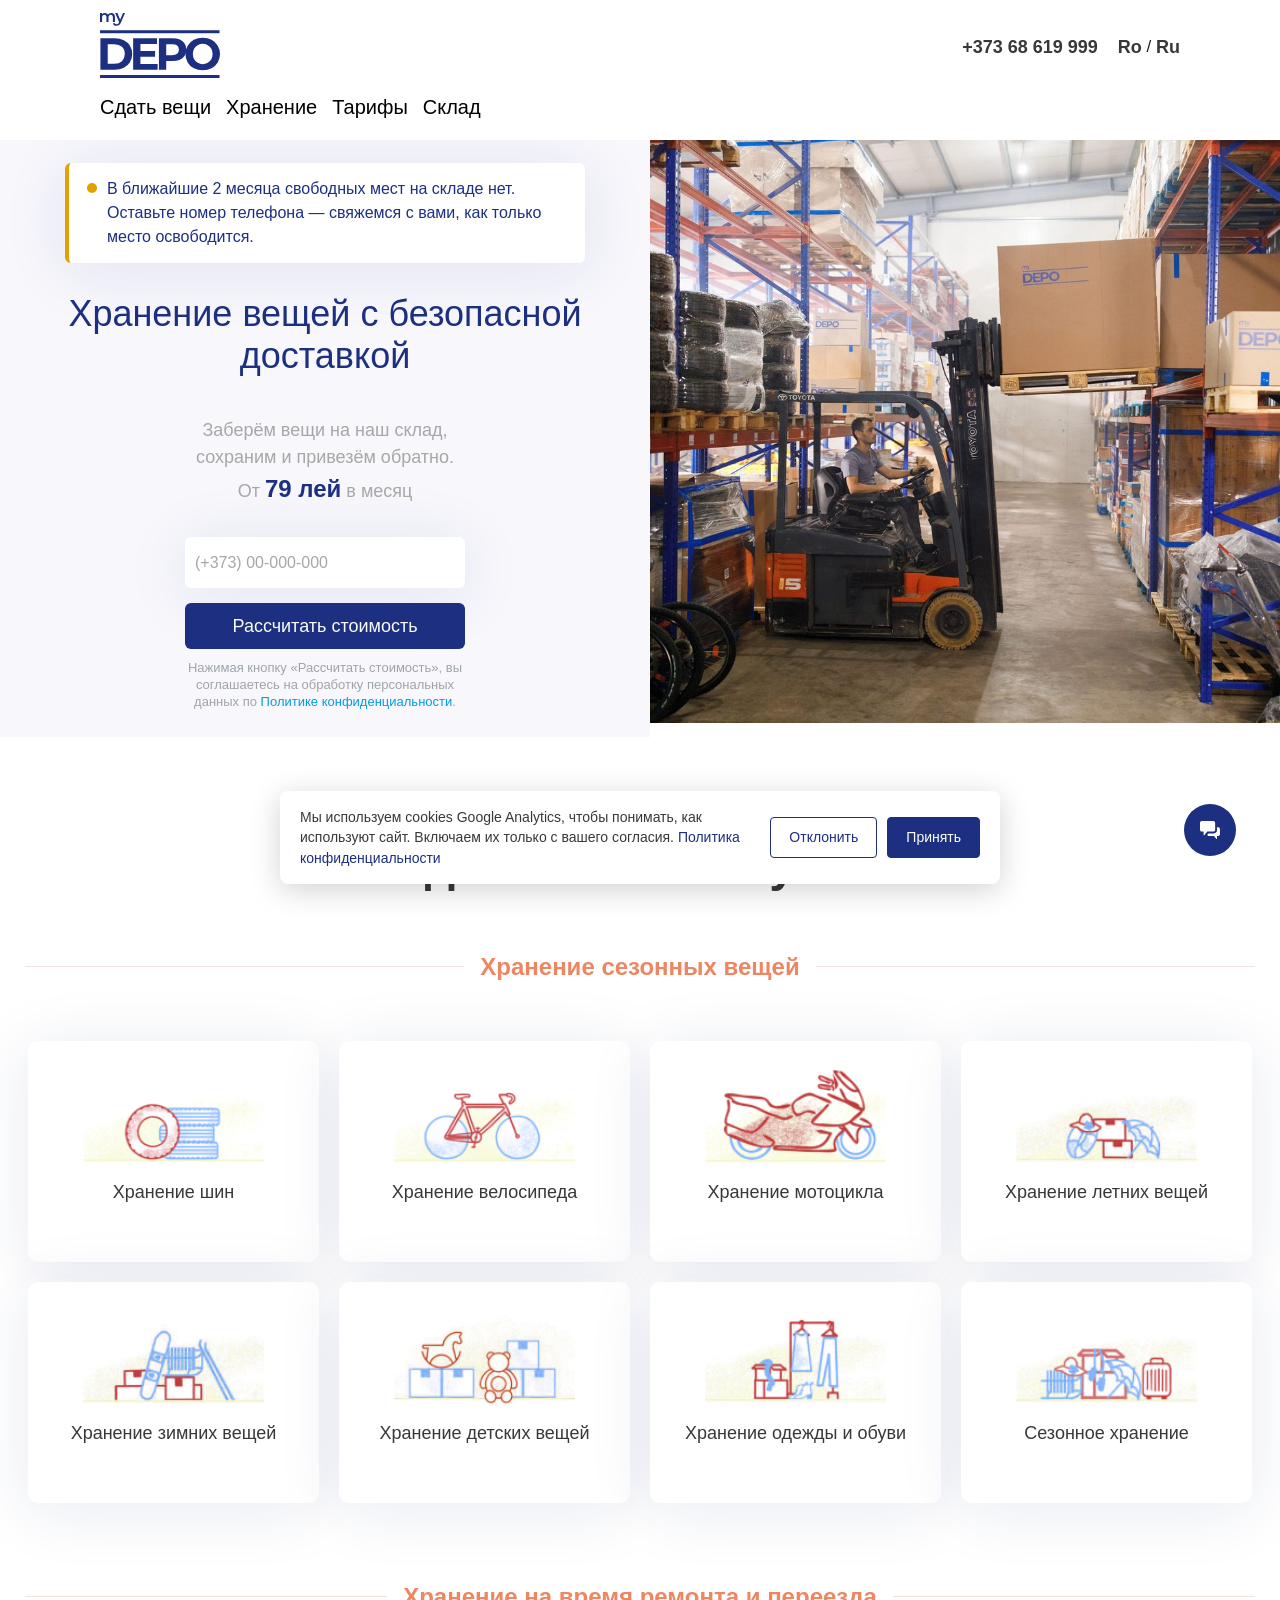
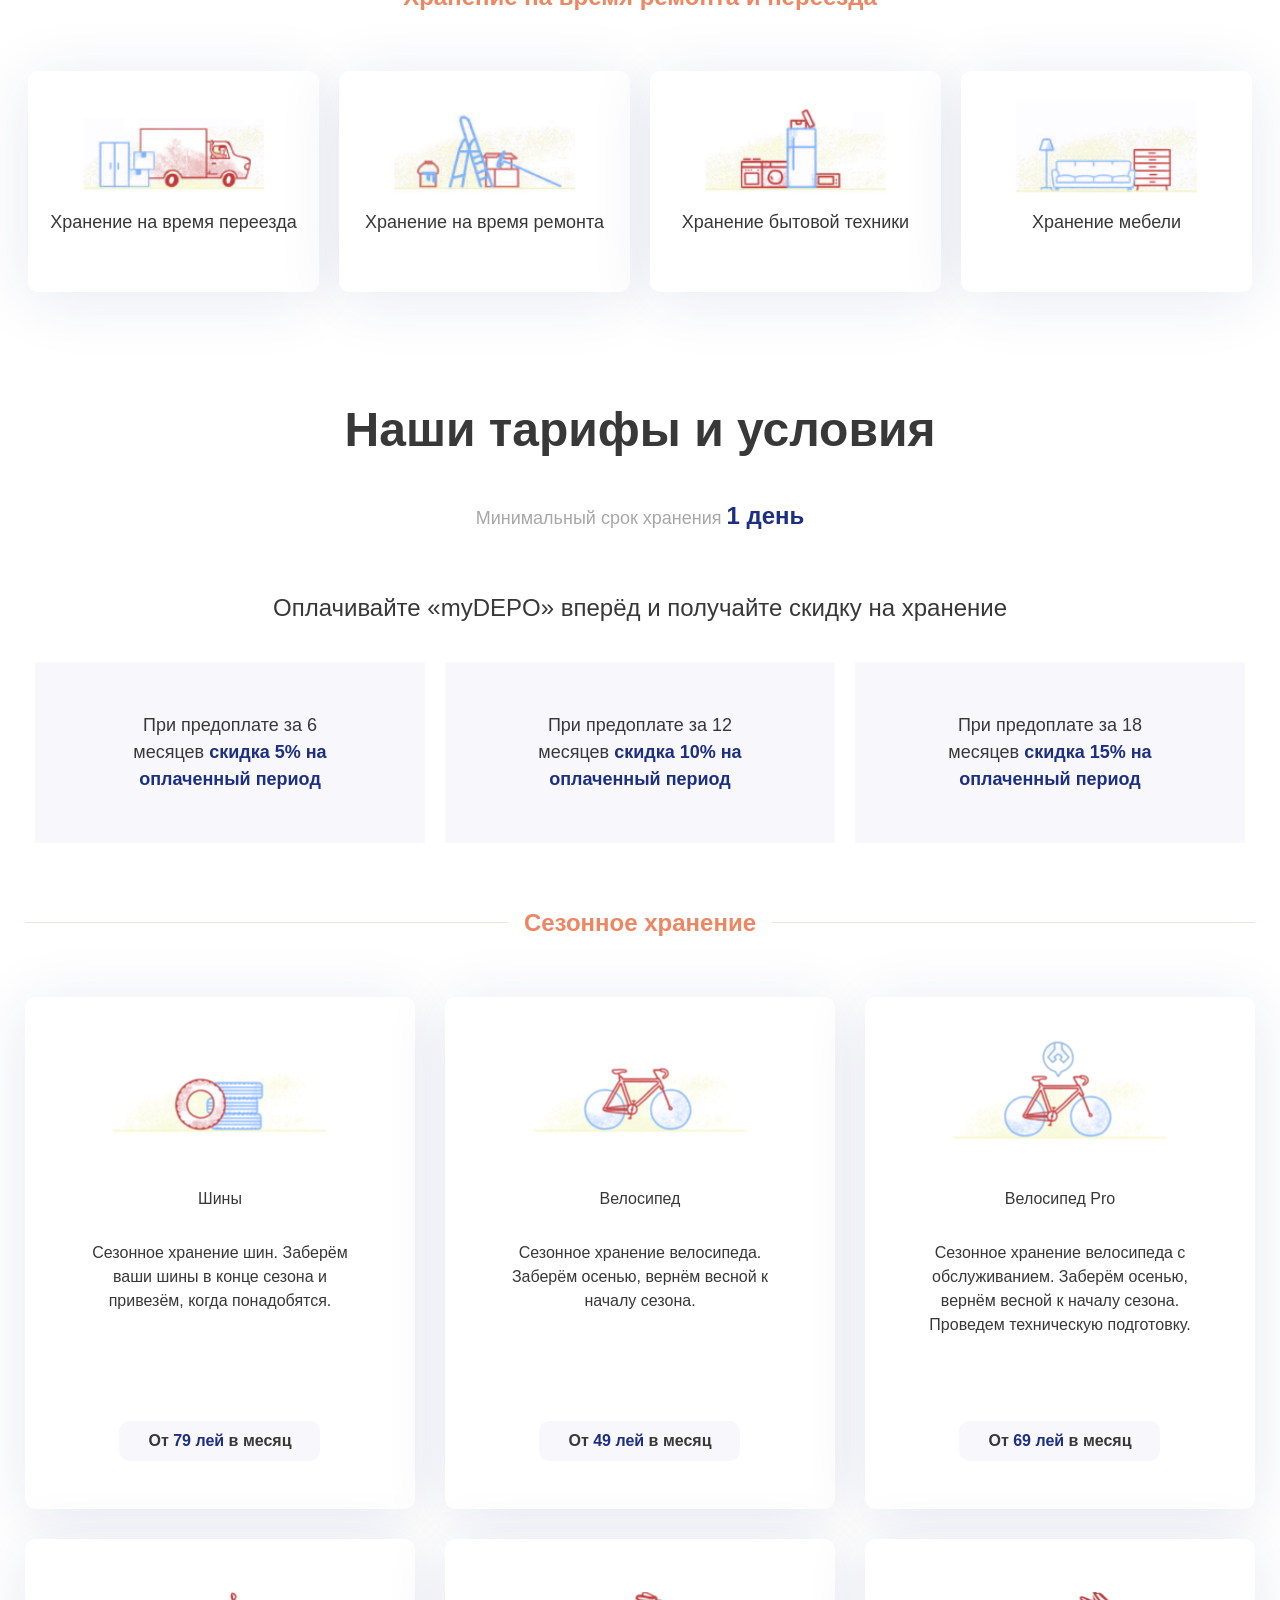
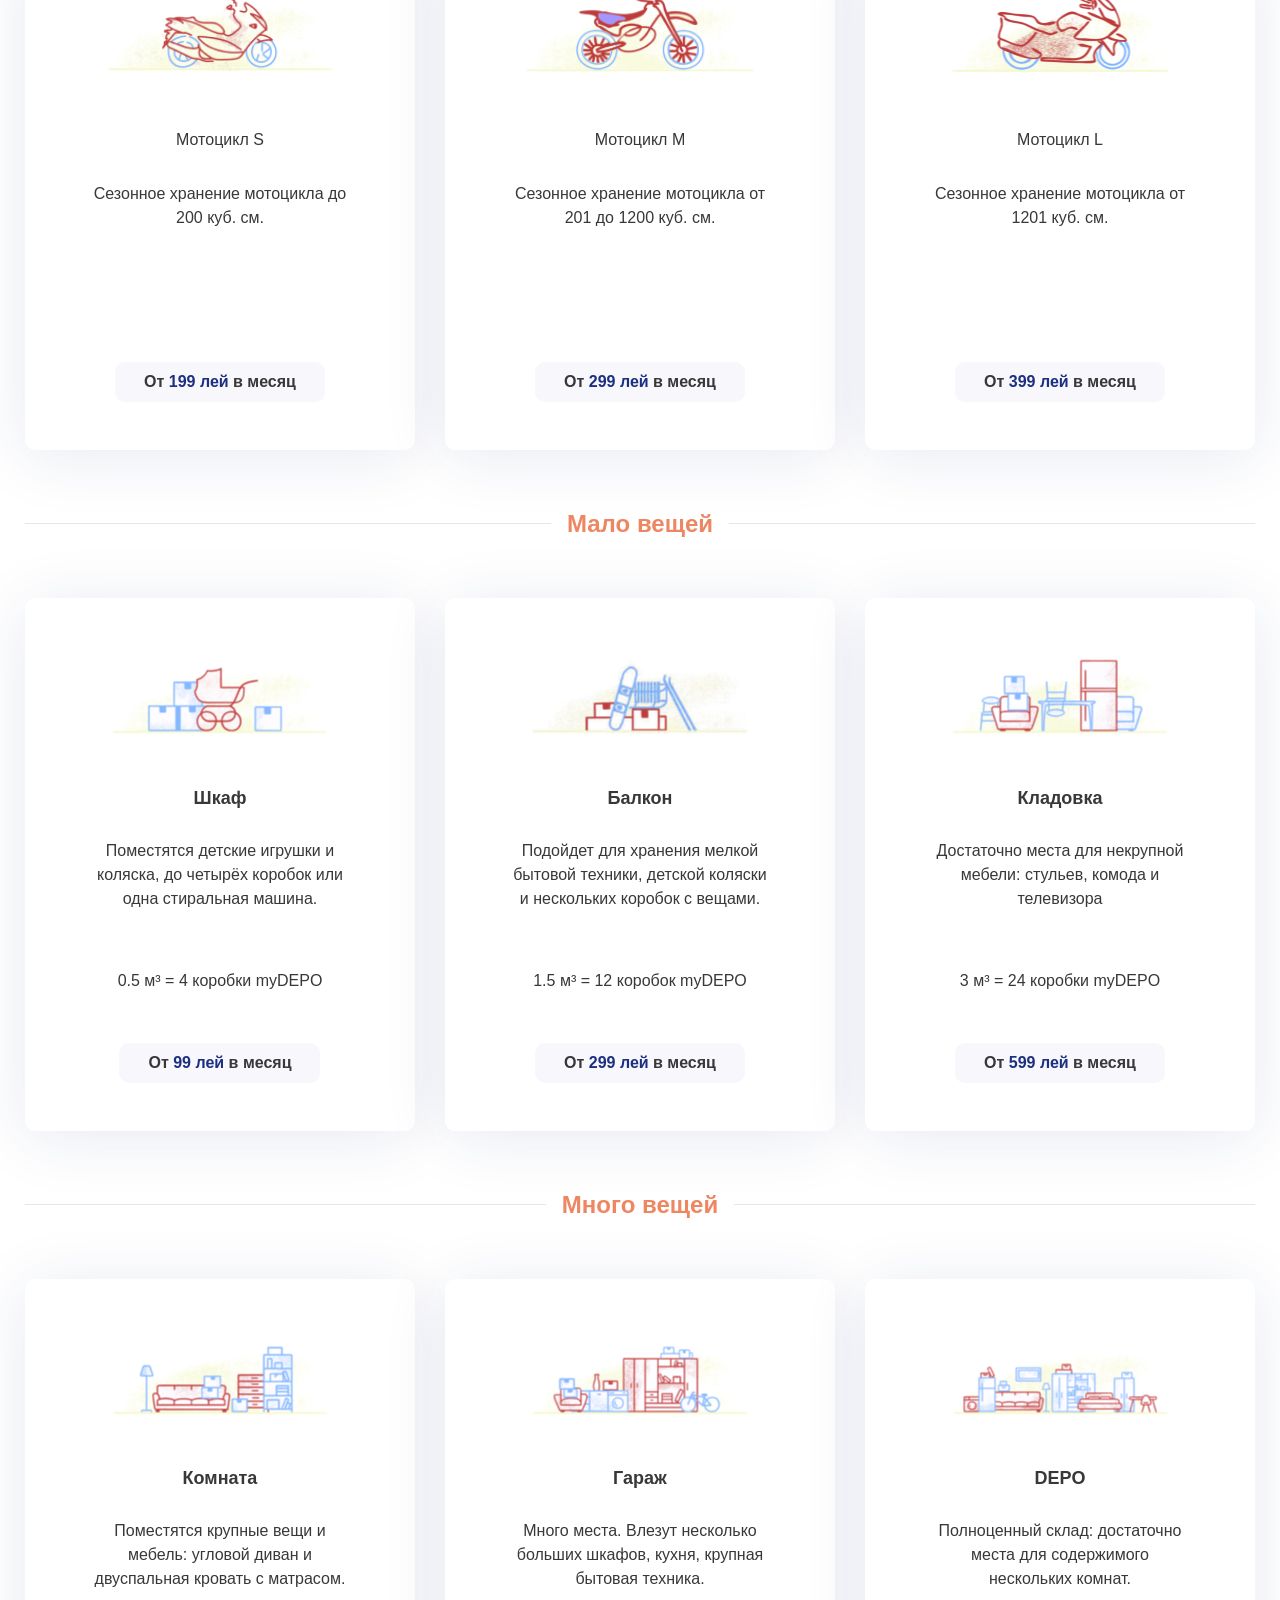
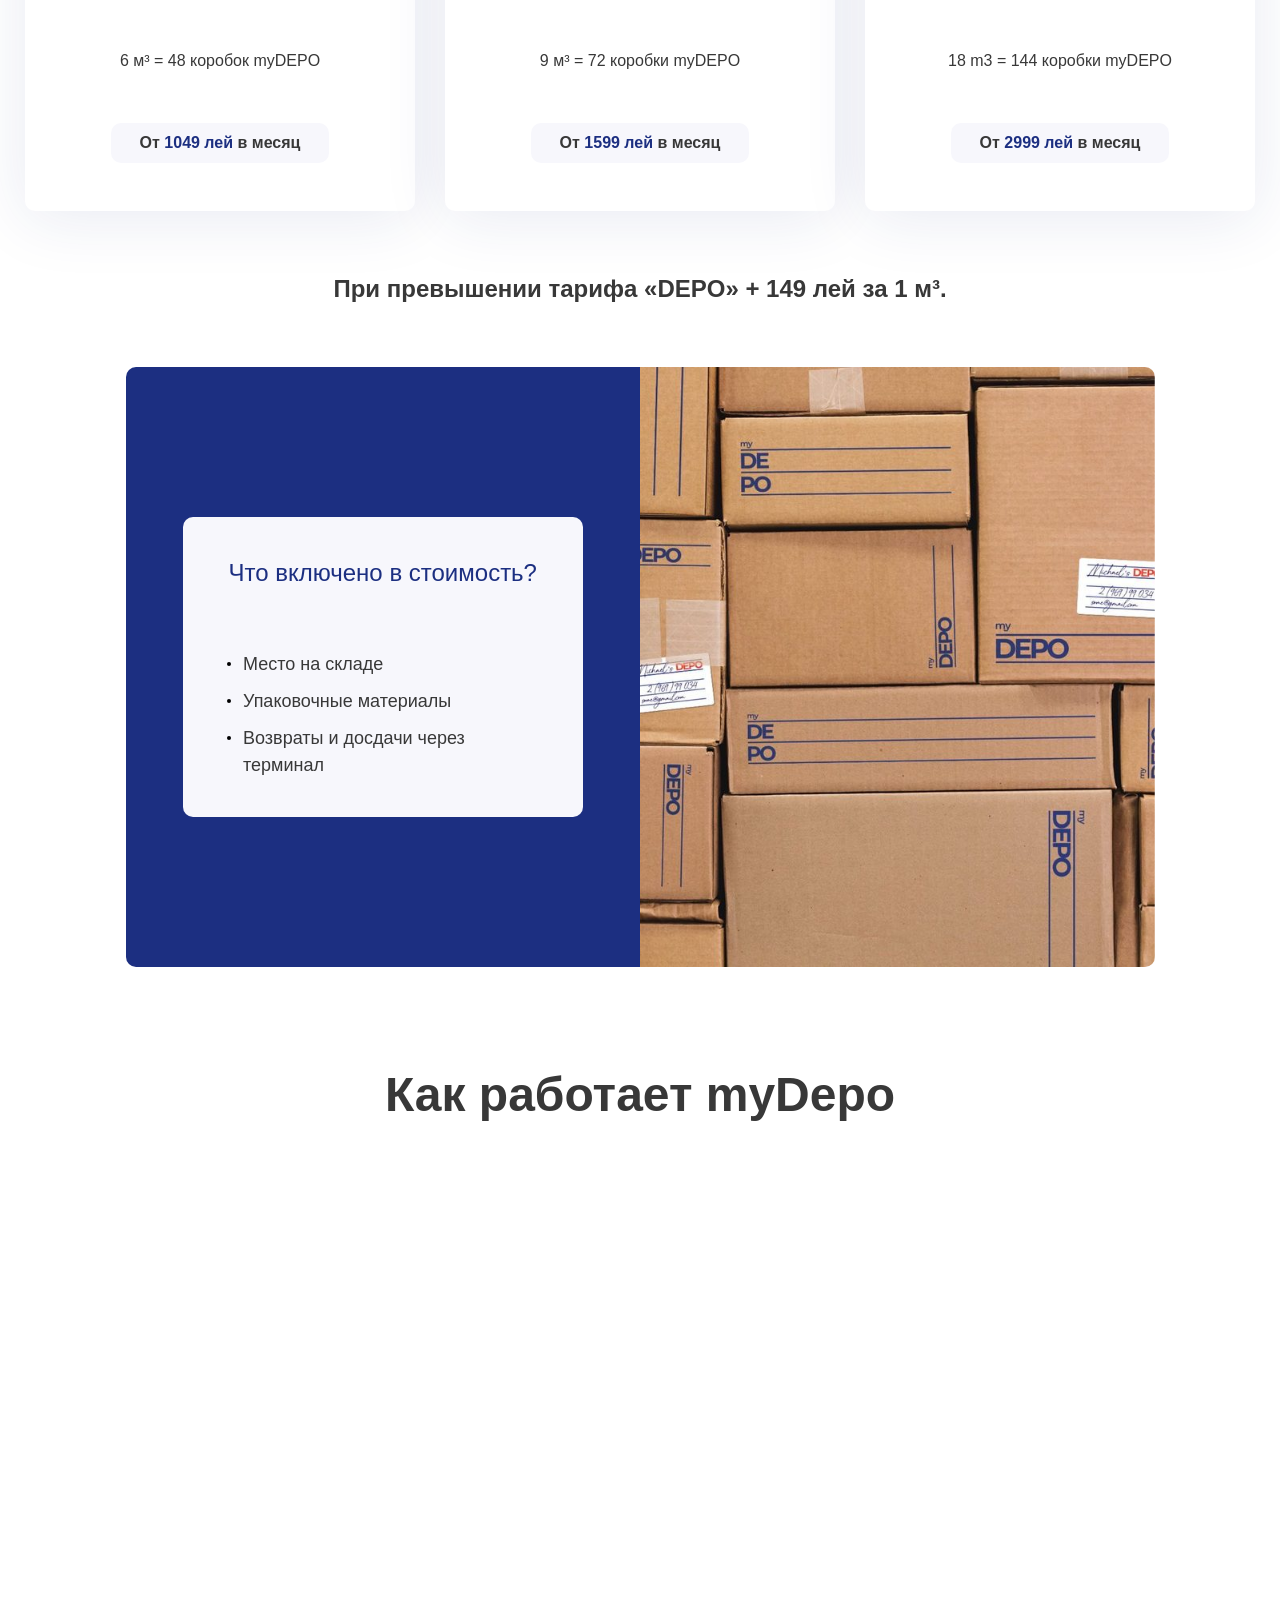
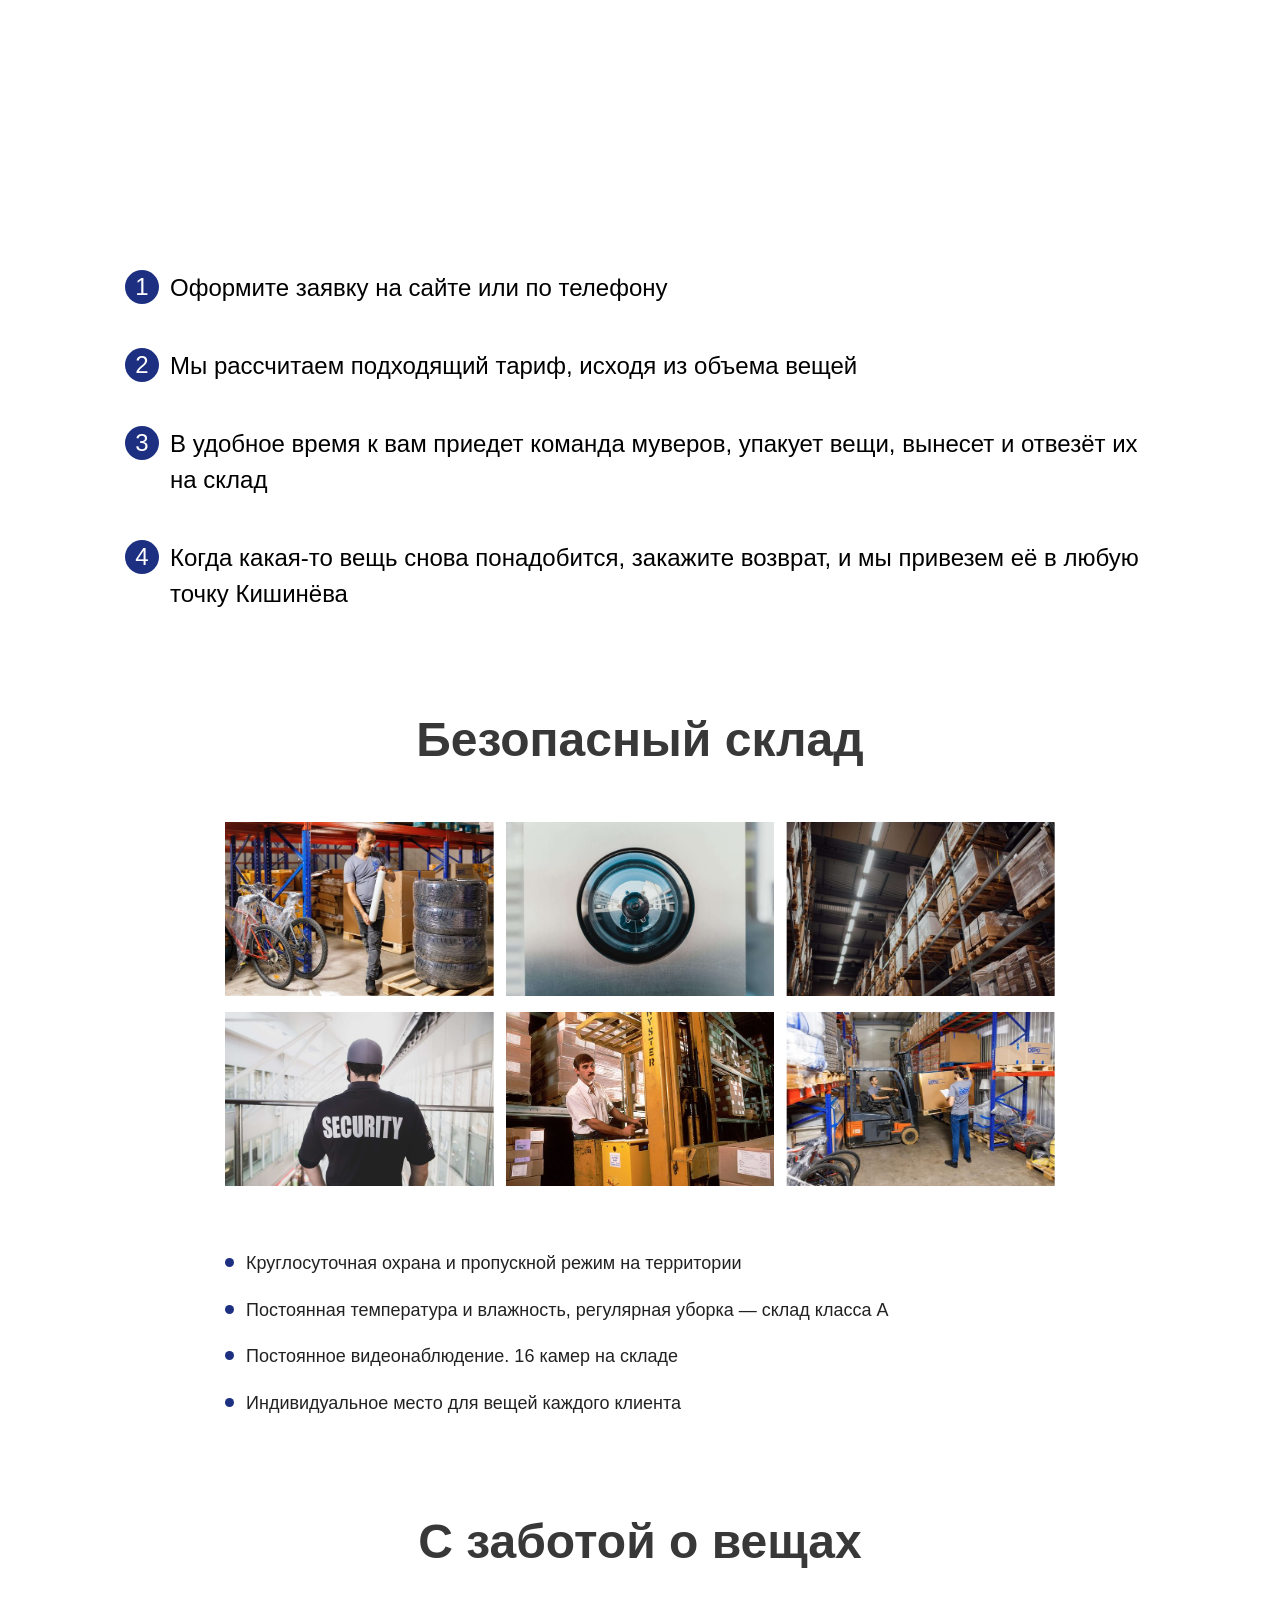
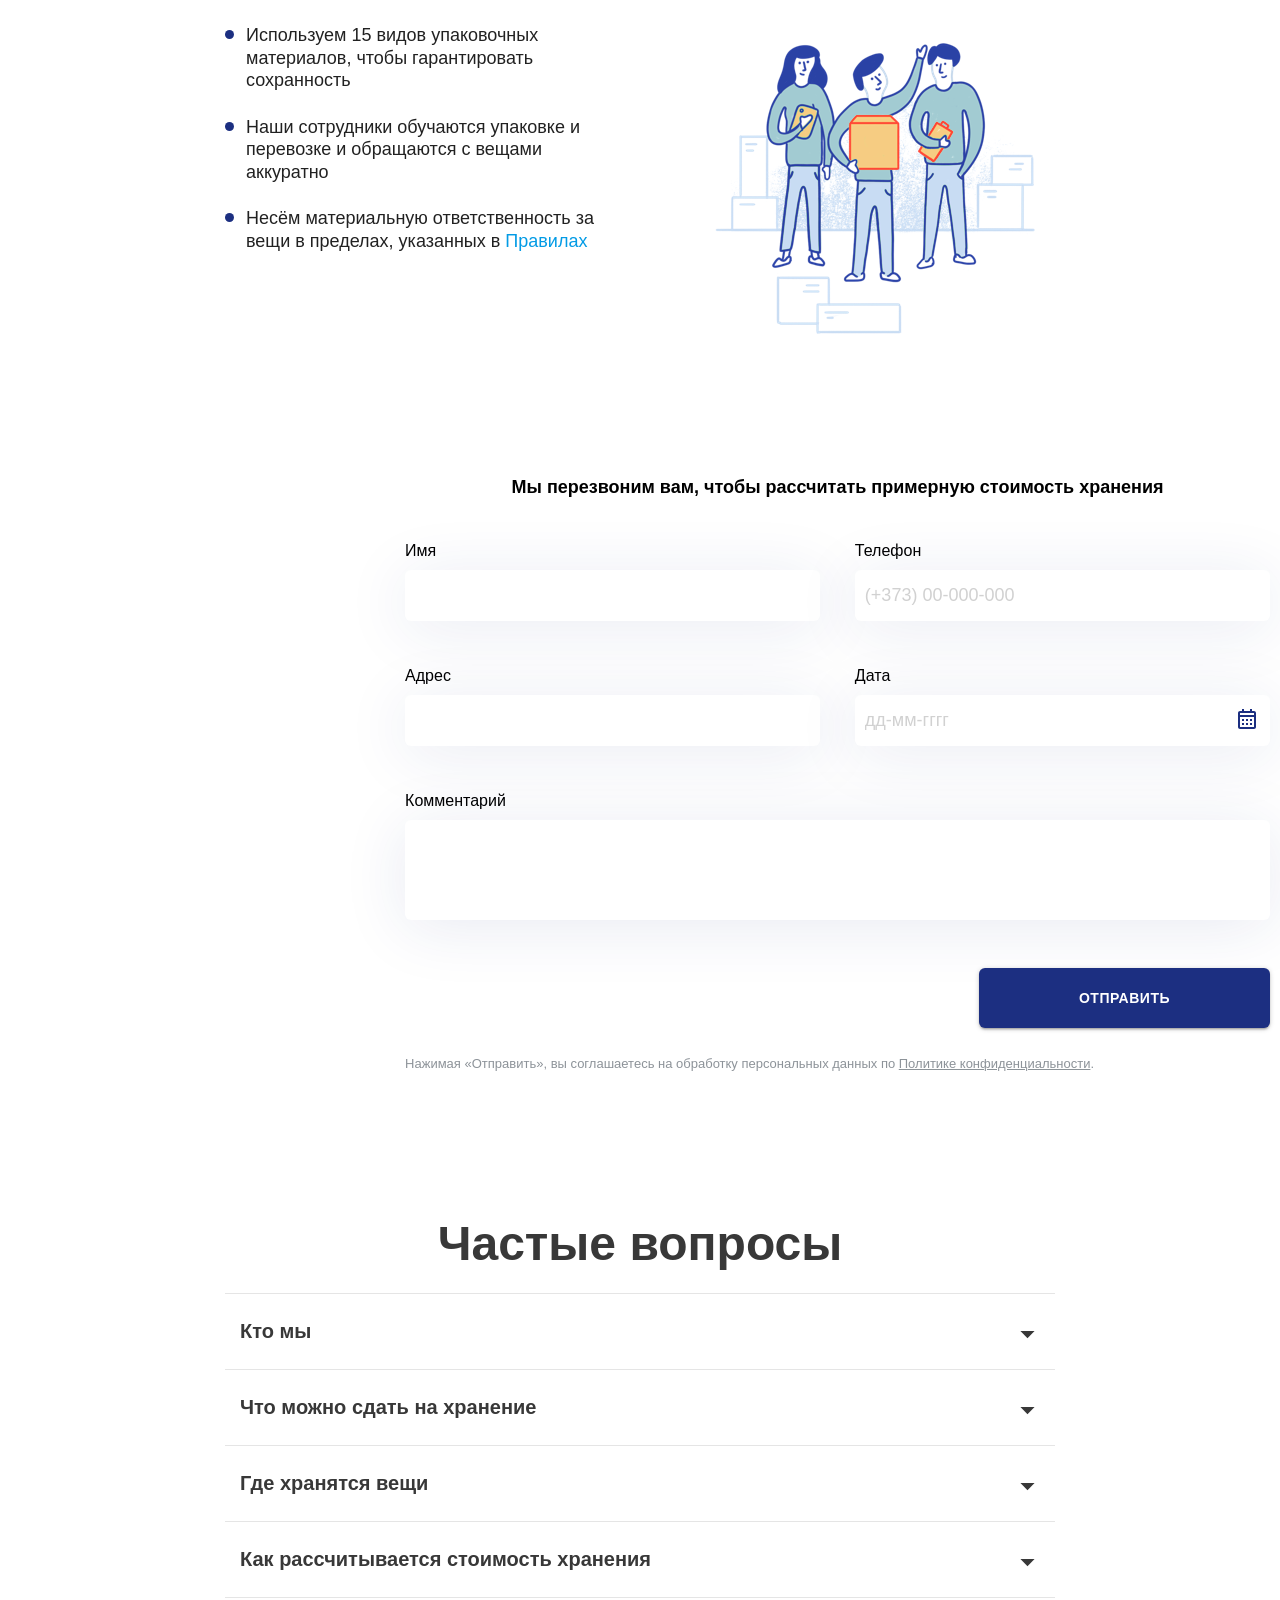
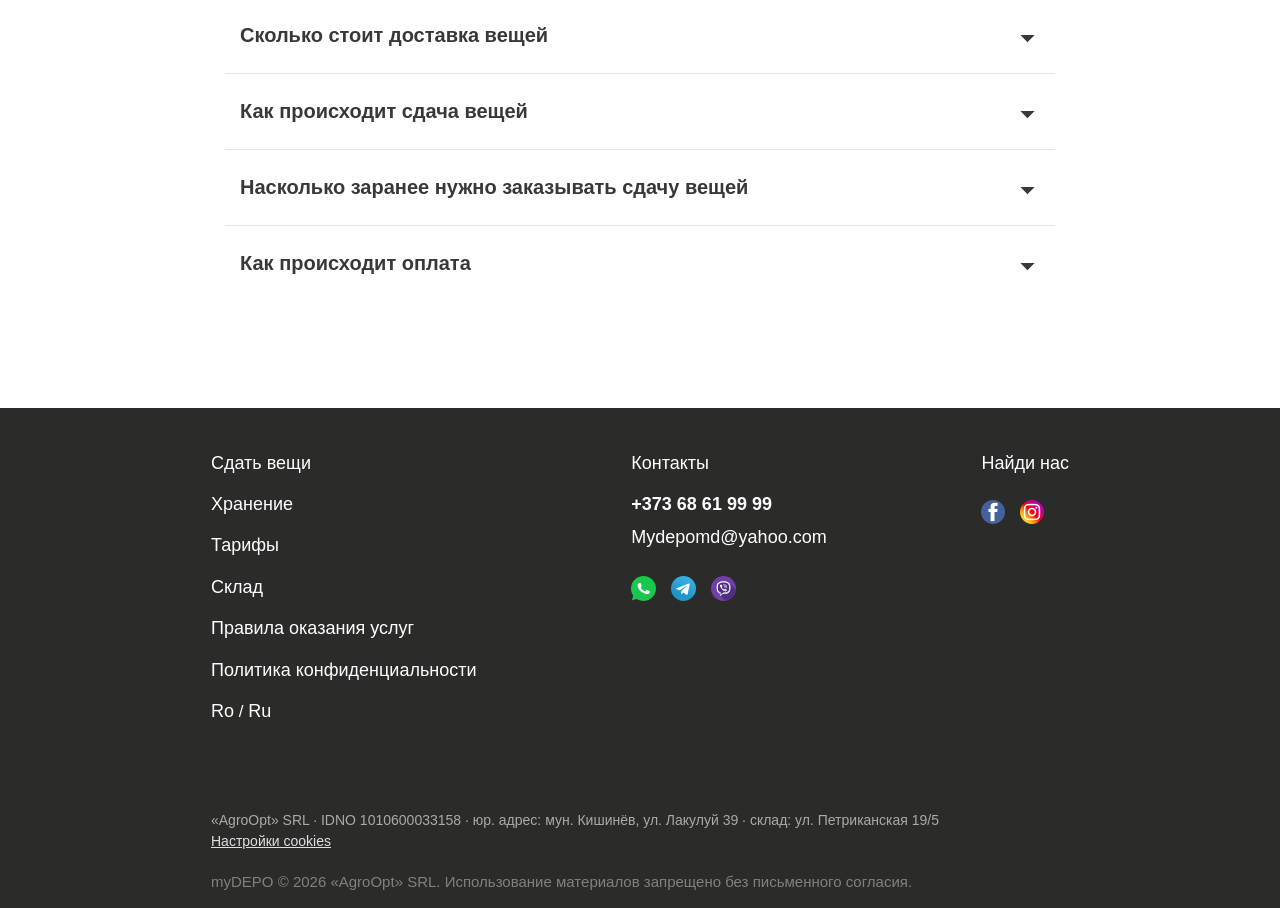
<file: ru/index.html>
<!DOCTYPE html>
<html lang="ru" prefix="og: http://ogp.me/ns#">

<head>

    <meta charset="UTF-8"/>
    <meta name="viewport" content="width=device-width, initial-scale=1">
    <meta name="apple-mobile-web-app-capable" content="yes"/>
    <meta name="msapplication-tap-highlight" content="no"/>
    <meta http-equiv="X-UA-Compatible" content="IE=edge"/>
    <title>Хранение вещей с безопасной доставкой — myDepo, Chisinau</title>
    <meta name="description" content="myDepo — Заберём вещи на наш склад, сохраним и привезём обратно."/>
    <meta name="keywords" content="Заберём вещи на наш склад, сохраним и привезём обратно."/>
    <meta property="og:image" content="https://mydepo.md/img/IMG_3887.JPG"/>
    <meta property="og:site_name" content="myDepo"/>
    <meta property="fb:app_id" content="884756051904216"/>
    <meta property="og:type" content="article"/>
    <meta property="og:url" content="https://mydepo.md/ru/"/>
    <meta property="og:title" content="Хранение вещей с безопасной доставкой — myDepo, Chisinau"/>
    <meta property="og:description" content="myDepo — Заберём вещи на наш склад, сохраним и привезём обратно."/>
    <link rel="stylesheet" href="https://cdnjs.cloudflare.com/ajax/libs/materialize/1.0.0/css/materialize.min.css">
    <!-- Compiled and minified JavaScript -->
    <link rel="icon" type="image/svg+xml" href="/img/logo.svg"/>
    <link href="/css/fonts.css" rel="stylesheet">
    <link href="https://fonts.googleapis.com/css?family=Lato" rel="stylesheet">
    <link href="https://fonts.googleapis.com/css?family=Open+Sans:300,400,600,700&subset=cyrillic" rel="stylesheet">
    <link rel='stylesheet' href='/css/app.css' type='text/css' media='all'/>
    <link rel='stylesheet' href='/css/responsive.css' type='text/css' media='all'/>
    <link rel='stylesheet' href='/css/swiper.css' type='text/css' media='all'/>
    <script src="https://ajax.googleapis.com/ajax/libs/jquery/1.12.4/jquery.min.js"></script>
    <script src="https://cdnjs.cloudflare.com/ajax/libs/materialize/1.0.0/js/materialize.min.js"></script>

    <link rel="canonical" href="https://mydepo.md/ru/"/>
    <link rel="alternate" hreflang="ro" href="https://mydepo.md/"/>
    <link rel="alternate" hreflang="ru" href="https://mydepo.md/ru/"/>
    <link rel="alternate" hreflang="x-default" href="https://mydepo.md/"/>
    <meta property="og:locale" content="ru_RU"/>
    <script src="/js/consent.js" defer></script>
</head>
<body>

<div class="home-page">
    <header>
        <div class="header_wrap container">
            <a href="/" class="logo">
                <img src="/img/logo.svg" alt="">
            </a>
            <div class="phone_header">
                <div class="phone_wrap">
                    <a href="tel:+37368619999">+373 68 619 999</a>
                    <div class="header_lang">
                        <ul>
                            <li class="">
                                <a href="/" title="Română">
                                    <span class="type-short">Ro</span>
                                </a>
                            </li>
                            <li>&nbsp;/&nbsp;</li>
                            <li class="active">
                                <a href="/ru/" title="Русский">
                                    <span class="type-short">Ru</span>
                                </a>
                            </li>
                        </ul>
                    </div>
                </div>
                <div class="burger">
                    <span></span>
                    <span></span>
                    <span></span>
                </div>
            </div>
            <div class="menu">
                <img class='logo' src="/img/logo-white.svg" alt="">
                <nav class="menu_items">
                    <div class="menu_item"><a href="#hand_over">Сдать вещи</a></div>
                    <div class="menu_item"><a href="#storage">Хранение</a></div>
                    <div class="menu_item"><a href="#prices">Тарифы</a></div>
                    <div class="menu_item"><a href="#safe_storage">Склад</a></div>
                </nav>
            </div>
        </div>
    </header>
    <div class="header_height"></div>
    <div class="hero_section ">
        <div class="hero_wrap">
            <div class="content_side">
                <div class="availability_notice">
                    <span class="dot"></span>
                    <p>В ближайшие 2 месяца свободных мест на складе нет. Оставьте номер телефона — свяжемся с вами, как только место освободится.</p>
                </div>
                <h1 class="title">Хранение вещей с безопасной доставкой</h1>
                <h3 class="subtitle">Заберём вещи на наш склад, сохраним и привезём обратно.
                    <br>
                     От <span>79  лей</span> в месяц</h3>
                <form action="" id="send-phone" class="send_phone_number">
                    <input type="hidden" name="access_key" value="bbd5de94-5f94-4013-93f6-aab1ee68b9a4">
                    <input type="hidden" name="subject" value="myDepo — cerere telefon / заявка на звонок">
                    <input type="hidden" name="from_name" value="mydepo.md">
                    <input type="checkbox" name="botcheck" class="hidden" style="display:none">

                    <input type="text" name="phone" required placeholder="(+373) 00-000-000">
                    <button>Рассчитать стоимость</button>
                    <span class="rights">Нажимая кнопку «Рассчитать стоимость», вы соглашаетесь на обработку персональных данных по <a
                            href="/ru/privacy/" target="_blank">Политике конфиденциальности</a>.</span>
                </form>
                <div class="message">
                    <span class="success">Ваше сообщение было отправлено успешно!</span>
                </div>
            </div>
            <div class="image_side">
                <div class="img_block">
                    <img src="/img/MyDepo_1(67)-min.jpg" alt="Склад myDEPO">

                </div>
            </div>
        </div>
    </div>


    <div class="storage_type container_wrap" id="storage">
        <h2 class="title">Когда помогает myDEPO</h2>
        <div class="big_category">
            <span> Хранение сезонных вещей </span>
        </div>

        <div class="row categories">
            <div class="swiper-container swiper-list">
                <div class="swiper-wrapper">
                    <div class="swiper-slide">
                        <div class="small_category">
                            <div class="img-box">
                                <img src="/img/icons/9.png" alt="" loading="lazy" decoding="async">
                            </div>
                            <span>Хранение шин</span>
                        </div>
                    </div>
                    <div class="swiper-slide">
                        <div class="small_category">
                            <div class="img-box">
                                <img src="/img/icons/14.png" alt="" loading="lazy" decoding="async">
                            </div>
                            <span>Хранение велосипеда </span>
                        </div>
                    </div>
                    <div class="swiper-slide">
                        <div class="small_category">
                            <div class="img-box">
                                <img src="/img/icons/3.png" alt="" loading="lazy" decoding="async">
                            </div>
                            <span>Хранение мотоцикла</span>
                        </div>
                    </div>
                    <div class="swiper-slide">
                        <div class="small_category">
                            <div class="img-box">
                                <img src="/img/icons/13.png" alt="" loading="lazy" decoding="async">
                            </div>
                            <span>Хранение летних вещей </span>
                        </div>
                    </div>
                    <div class="swiper-slide">
                        <div class="small_category">
                            <div class="img-box">
                                <img src="/img/icons/12.png" alt="" loading="lazy" decoding="async">
                            </div>
                            <span> Хранение зимних вещей</span>
                        </div>
                    </div>
                    <div class="swiper-slide">
                        <div class="small_category">
                            <div class="img-box">
                                <img src="/img/icons/11.png" alt="" loading="lazy" decoding="async">
                            </div>
                            <span>Хранение детских вещей</span>
                        </div>
                    </div>
                    <div class="swiper-slide">
                        <div class="small_category">
                            <div class="img-box">
                                <img src="/img/icons/15.png" alt="" loading="lazy" decoding="async">
                            </div>
                            <span>Хранение одежды и обуви</span>
                        </div>
                    </div>
                    <div class="swiper-slide">
                        <div class="small_category">
                            <div class="img-box">
                                <img src="/img/icons/10.png" alt="" loading="lazy" decoding="async">
                            </div>
                            <span>Сезонное хранение</span>
                        </div>
                    </div>
                </div>
                <div class="swiper-pagination"></div>
            </div>
        </div>

        <div class="big_category">
            <span>Хранение на время ремонта и переезда</span>
        </div>
        <div class="row categories">
            <div class="swiper-container swiper-list">
                <div class="swiper-wrapper">
                    <div class="swiper-slide">
                        <div class="small_category">
                            <div class="img-box">
                                <img src="/img/icons/2.png" alt="" loading="lazy" decoding="async">
                            </div>
                            <span>Хранение на время переезда</span>
                        </div>
                    </div>
                    <div class="swiper-slide">
                        <div class="small_category">
                            <div class="img-box">
                                <img src="/img/icons/1.png" alt="" loading="lazy" decoding="async">
                            </div>
                            <span>Хранение на время ремонта</span>
                        </div>
                    </div>
                    <div class="swiper-slide">
                        <div class="small_category">
                            <div class="img-box">
                                <img src="/img/icons/19.png" alt="" loading="lazy" decoding="async">
                            </div>
                            <span>Хранение бытовой техники</span>
                        </div>
                    </div>
                    <div class="swiper-slide">
                        <div class="small_category">
                            <div class="img-box">
                                <img src="/img/icons/8.png" alt="" loading="lazy" decoding="async">
                            </div>
                            <span>Хранение мебели</span>
                        </div>
                    </div>
                </div>
                <div class="swiper-pagination"></div>
            </div>
        </div>
        <!--        <div class="big_category">-->
        <!--            <span>Длительное и краткосрочное хранение</span>-->
        <!--        </div>-->
        <!--        <div class="row categories">-->
        <!--            <div class="swiper-container swiper-list">-->
        <!--                <div class="swiper-wrapper">-->
        <!--                    <div class="swiper-slide">-->
        <!--                        <div class="small_category">-->
        <!--                            <div class="img-box">-->
        <!--                                <img src="/img/icons/7.png" alt="" loading="lazy" decoding="async">-->
        <!--                            </div>-->
        <!--                            <span>Хранение домашних вещей</span>-->
        <!--                        </div>-->
        <!--                    </div>-->
        <!--                    <div class="swiper-slide">-->
        <!--                        <div class="small_category">-->
        <!--                            <div class="img-box">-->
        <!--                                <img src="/img/icons/5.png" alt="" loading="lazy" decoding="async">-->
        <!--                            </div>-->
        <!--                            <span>Временное хранение</span>-->
        <!--                        </div>-->
        <!--                    </div>-->
        <!--                    <div class="swiper-slide">-->
        <!--                        <div class="small_category">-->
        <!--                            <div class="img-box">-->
        <!--                                <img src="/img/icons/4.png" alt="" loading="lazy" decoding="async">-->
        <!--                            </div>-->
        <!--                            <span>Длительное хранение</span>-->
        <!--                        </div>-->
        <!--                    </div>-->
        <!--                </div>-->
        <!--                <div class="swiper-pagination"></div>-->
        <!--            </div>-->
        <!--        </div>-->
    </div>

    <div class="prices" id="prices">
        <h2 class="title">Наши тарифы и условия</h2>
        <h5>Минимальный срок хранения <span>1 день</span></h5>
        <div class="discount  container_wrap">
            <p><span>Оплачивайте «myDEPO» вперёд и получайте скидку на хранение</span></p>
            <div class="discount_period">
                <span> При предоплате за 6 месяцев <span>скидка 5% на оплаченный период</span></span>
            </div>
            <div class="discount_period">
                <span> При предоплате за 12 месяцев <span>скидка 10% на оплаченный период</span></span>
            </div>
            <div class="discount_period">
                <span>При предоплате за 18 месяцев <span>скидка 15% на оплаченный период</span> </span>
            </div>

        </div>

    </div>
    <div class=" container_wrap">
        <div class="big_category">
            <span>Сезонное хранение</span>
        </div>
        <div class="row categories_prices">
            <div class="swiper-container swiper-list">
                <div class="swiper-wrapper">
                    <div class="swiper-slide">
                        <div class="small_category_price">
                            <div class="img-box">
                                <img src="/img/icons/9.png" alt="" loading="lazy" decoding="async">
                            </div>
                            <span>Шины</span>
                            <p>Сезонное хранение шин. Заберём ваши шины в конце сезона и привезём, когда понадобятся.</p>
                            <div class="price">
                                 От <b>79  лей</b> в месяц
                            </div>
                        </div>
                    </div>
                    <div class="swiper-slide">
                        <div class="small_category_price">
                            <div class="img-box">
                                <img src="/img/icons/14.png" alt="" loading="lazy" decoding="async">
                            </div>
                            <span>Велосипед</span>
                            <p>Сезонное хранение велосипеда. Заберём осенью, вернём весной к началу сезона.</p>
                            <div class="price">
                                 От <b>49  лей</b> в месяц
                            </div>
                        </div>
                    </div>
                    <div class="swiper-slide">
                        <div class="small_category_price">
                            <div class="img-box">
                                <img src="/img/icons/26.png" alt="" loading="lazy" decoding="async">
                            </div>
                            <span>Велосипед Pro</span>
                            <p>Сезонное хранение велосипеда с обслуживанием. Заберём осенью, вернём весной к началу сезона. Проведем техническую подготовку.</p>
                            <div class="price">
                                 От <b>69  лей</b> в месяц
                            </div>
                        </div>
                    </div>
                    <div class="swiper-slide">
                        <div class="small_category_price">
                            <div class="img-box">
                                <img src="/img/icons/27.png" alt="" loading="lazy" decoding="async">
                            </div>
                            <span>Мотоцикл S</span>
                            <p>Сезонное хранение мотоцикла до 200 куб. см.</p>
                            <div class="price">
                                 От <b>199  лей</b> в месяц
                            </div>
                        </div>
                    </div>
                    <div class="swiper-slide">
                        <div class="small_category_price">
                            <div class="img-box">
                                <img src="/img/icons/21.png" alt="" loading="lazy" decoding="async">
                            </div>
                            <span>Мотоцикл M</span>
                            <p>Сезонное хранение мотоцикла от 201 до 1200 куб. см.</p>
                            <div class="price">
                                 От <b>299  лей</b> в месяц
                            </div>
                        </div>
                    </div>
                    <div class="swiper-slide">
                        <div class="small_category_price">
                            <div class="img-box">
                                <img src="/img/icons/3.png" alt="" loading="lazy" decoding="async">
                            </div>
                            <span>Мотоцикл L</span>
                            <p>Сезонное хранение мотоцикла от 1201 куб. см.</p>
                            <div class="price">
                                 От <b>399  лей</b> в месяц
                            </div>
                        </div>
                    </div>
                </div>
                <div class="swiper-pagination"></div>
            </div>
        </div>

        <div class="big_category">
            <span> Мало вещей </span>
        </div>
        <div class="row categories_prices">
            <div class="swiper-container swiper-list">
                <div class="swiper-wrapper">
                    <div class="swiper-slide">
                        <div class="small_category_price">
                            <div class="img-box">
                                <img src="/img/icons/28.png" alt="" loading="lazy" decoding="async">
                            </div>
                            <span>Шкаф </span>
                            <p>Поместятся детские игрушки и коляска, до четырёх коробок или одна стиральная машина.</p>
                            <span>0.5 м³ = 4 коробки myDEPO</span>
                            <div class="price">
                                 От <b>99  лей</b> в месяц
                            </div>
                        </div>
                    </div>
                    <div class="swiper-slide">
                        <div class="small_category_price">
                            <div class="img-box">
                                <img src="/img/icons/12.png" alt="" loading="lazy" decoding="async">
                            </div>
                            <span>Балкон</span>
                            <p>Подойдет для хранения мелкой бытовой техники, детской коляски и нескольких коробок с вещами.</p>
                            <span>1.5 м³ = 12 коробок myDEPO</span>
                            <div class="price">
                                 От <b>299  лей</b> в месяц
                            </div>
                        </div>
                    </div>
                    <div class="swiper-slide">
                        <div class="small_category_price">
                            <div class="img-box">
                                <img src="/img/icons/20.png" alt="" loading="lazy" decoding="async">
                            </div>
                            <span>Кладовка </span>
                            <p>Достаточно места для некрупной мебели: стульев, комода и телевизора</p>
                            <span>3 м³ = 24 коробки myDEPO</span>
                            <div class="price">
                                 От <b>599  лей</b> в месяц
                            </div>
                        </div>
                    </div>
                </div>
                <div class="swiper-pagination"></div>
            </div>
        </div>

        <div class="big_category">
            <span>Много вещей </span>
        </div>
        <div class="row categories_prices">
            <div class="swiper-container swiper-list">
                <div class="swiper-wrapper">
                    <div class="swiper-slide">
                        <div class="small_category_price">
                            <div class="img-box">
                                <img src="/img/icons/29.png" alt="" loading="lazy" decoding="async">
                            </div>
                            <span>Комната</span>
                            <p>Поместятся крупные вещи и мебель: угловой диван и двуспальная кровать с матрасом.</p>
                            <span>6 м³ = 48 коробок myDEPO</span>
                            <div class="price">
                                 От <b>1049  лей</b> в месяц
                            </div>
                        </div>
                    </div>
                    <div class="swiper-slide">
                        <div class="small_category_price">
                            <div class="img-box">
                                <img src="/img/icons/18.png" alt="" loading="lazy" decoding="async">
                            </div>
                            <span>Гараж</span>
                            <p>Много места. Влезут несколько больших шкафов, кухня, крупная бытовая техника.</p>
                            <span>9 м³ = 72 коробки myDEPO</span>
                            <div class="price">
                                 От <b>1599  лей</b> в месяц
                            </div>
                        </div>
                    </div>
                    <div class="swiper-slide">
                        <div class="small_category_price">
                            <div class="img-box">
                                <img src="/img/icons/17.png" alt="" loading="lazy" decoding="async">
                            </div>
                            <span>DEPO</span>
                            <p>Полноценный склад: достаточно места для содержимого нескольких комнат.</p>
                            <span>18 m3 = 144 коробки myDEPO</span>
                            <div class="price">
                                 От <b>2999  лей</b> в месяц
                            </div>
                        </div>
                    </div>
                </div>
                <div class="swiper-pagination"></div>
            </div>

            <p>При превышении тарифа «DEPO» + 149 лей за 1 м³.</p>
        </div>
        <div class="package">
            <div class="content">
                <div class="vertical_center_block">
                    <h2>Что включено в стоимость?</h2>
                    <ul>
                        <li>Место на складе</li>
                        <li>Упаковочные материалы</li>
                        <li>Возвраты и досдачи через терминал</li>
                    </ul>
                </div>
            </div>
            <div class="img_block">
                <img src="/img/IMG_3887.JPG" alt="Склад myDEPO" loading="lazy" decoding="async">
            </div>
        </div>
    </div>

    <div class="how_it_work">
        <h2 class="title">
            Как работает myDepo
        </h2>
        <div class="video">
            <iframe
                src="https://www.youtube.com/embed/ckU6BU-fWjU"
                title="YouTube video player" loading="lazy"
                frameborder="0" scrolling="no"
                allow="accelerometer; autoplay; clipboard-write; encrypted-media; gyroscope; picture-in-picture"
                allowfullscreen></iframe>
        </div>
        <div class="steps_with_img">
            <!--            <div class="img_side">-->
            <!--                <img src="/img/alex-mecl-pPDzeITv26o-unsplash.jpg" alt="" loading="lazy" decoding="async">-->
            <!--            </div>-->
            <div class="steps_side">
                <ul>
                    <li>Оформите заявку на сайте или по телефону</li>
                    <li>Мы рассчитаем подходящий тариф, исходя из объема вещей</li>
                    <li>В удобное время к вам приедет команда муверов, упакует вещи, вынесет и отвезёт их на склад</li>
                    <li>Когда какая-то вещь снова понадобится, закажите возврат, и мы привезем её в любую точку Кишинёва</li>
                </ul>
            </div>
        </div>
    </div>
    <div class="safe_storage" id='safe_storage'>
        <h2 class="title">Безопасный склад</h2>
        <div class="images">
            <div class="img_block"><img src="/img/MyDepo_1(76)-min.jpg" alt="Склад myDEPO" loading="lazy" decoding="async"></div>
            <div class="img_block"><img src="/img/bernard-hermant-IhcSHrZXFs4-unsplash-min.jpg" alt="" loading="lazy" decoding="async"></div>
            <div class="img_block"><img src="/img/chuttersnap-BNBA1h-NgdY-unsplash-min.jpg" alt="" loading="lazy" decoding="async"></div>
            <div class="img_block"><img src="/img/flex-point-security-r5SkswcvFiQ-unsplash.jpg" alt="" loading="lazy" decoding="async"></div>
            <div class="img_block"><img src="/img/national-cancer-institute-S-3AnKlICmY-unsplash-min.jpg" alt="" loading="lazy" decoding="async"></div>
            <div class="img_block"><img src="/img/MyDepo_1(72)-min.jpg" alt="Склад myDEPO" loading="lazy" decoding="async"></div>
        </div>
        <ul>
            <li>Круглосуточная охрана и пропускной режим на территории</li>
            <li>Постоянная температура и влажность, регулярная уборка — склад класса А</li>
            <li>Постоянное видеонаблюдение. 16 камер на складе</li>
            <li>Индивидуальное место для вещей каждого клиента</li>
        </ul>
        <h2 class="title">С заботой о вещах</h2>
        <div class="row">
            <div class="left_cotent">
                <ul>
                    <li>Используем 15 видов упаковочных материалов, чтобы гарантировать сохранность</li>
                    <li>Наши сотрудники обучаются упаковке и перевозке и обращаются с вещами аккуратно</li>
                    <li>Несём материальную ответственность за вещи в пределах, указанных в <a href="/ru/rights/">Правилах</a></li>
                </ul>
            </div>
            <div class="right_content">
                <img src="/img/icons/16.png" alt="" loading="lazy" decoding="async">
            </div>
        </div>
    </div>
    <div class="section_contact" id='hand_over'>
        <div class="map">
            <iframe
                src="https://www.google.com/maps/embed?pb=!1m18!1m12!1m3!1d2718.6511240688747!2d28.8237965!3d47.0470763!2m3!1f0!2f0!3f0!3m2!1i1024!2i768!4f13.1!3m3!1m2!1s0x40c97dccd5697d2b%3A0x4da08575ff989ea2!2smyDepo!5e0!3m2!1sen!2s!4v1631698633666!5m2!1sen!2s"
                width="100%" height="590" style="border:0;" allowfullscreen="" loading="lazy"></iframe>
        </div>
        <div class="s-contacts-form">
            <div class="s-contacts-form-wrapper">
                <h2>Мы перезвоним вам, чтобы рассчитать примерную стоимость хранения</h2>
                <form action="" id="contacts-form">
                    <input type="hidden" name="access_key" value="bbd5de94-5f94-4013-93f6-aab1ee68b9a4">
                    <input type="hidden" name="subject" value="myDepo — formular de contact / форма обратной связи">
                    <input type="hidden" name="from_name" value="mydepo.md">
                    <input type="checkbox" name="botcheck" class="hidden" style="display:none">

                    <input type="hidden" name="locale"
                           value="ru">
                    <div class="form-row ">
                        <div class="form-cell">
                            <div class="form-group">
                                <label class="control-label" for=""> Имя</label>
                                <input class="form-control" type="text" name="firstName" placeholder=""/>
                            </div>
                        </div>
                    </div>
                    <div class="form-row">
                        <div class="form-cell">
                            <div class="form-group phone">
                                <label class="control-label" for="">Телефон</label>
                                <input class="form-control " type="text" name="phone"
                                       placeholder="(+373) 00-000-000"
                                />
                            </div>
                        </div>
                    </div>
                    <div class="form-row ">
                        <div class="form-cell">
                            <div class="form-group">
                                <label class="control-label" for="">Адрес </label>
                                <input class="form-control" type="text" name="address" placeholder=""/>
                            </div>
                        </div>

                    </div>
                    <div class="form-row ">
                        <div class="form-cell">
                            <div class="form-group">
                                <label class="control-label"
                                       for="">Дата</label>
                                <div class="icon_date">
                                    <input class="form-control datepicker " type="text" name="date" min="2021-06-01"
                                           placeholder="дд-мм-гггг"/>
                                </div>
                            </div>
                        </div>
                    </div>
                    <div class="form-row textarea">
                        <div class="form-cell">
                            <div class="form-group type-textarea">
                                <label class="control-label"
                                       for="">Комментарий</label>
                                <textarea class="form-control" name="message" id="" cols="30"
                                          rows="10"></textarea>
                            </div>
                        </div>
                    </div>
                    <div class="form-row button">
                        <div class="form-cell type-button">
                            <button class="btn"><span>Отправить</span>
                            </button>
                        </div>
                    </div>
                    <span class="form-consent">Нажимая «Отправить», вы соглашаетесь на обработку персональных данных по <a href="/ru/privacy/" target="_blank">Политике конфиденциальности</a>.</span>
                    <span class="message-success">Ваше сообщение было отправлено успешно!</span>
                    <span class="message-erorr">Произошла ошибка, проверьте все поля</span>
                </form>
            </div>
        </div>
    </div>

    <!--    <div class="block_with_border">-->
    <!--        <div class="content">-->
    <!--            <span>Переезжайте легко: DEPO Переезды</span>-->
    <!--        </div>-->
    <!--         <img src="/img/bloc_with_border.jpg" alt="" loading="lazy" decoding="async"> -->
    <!--        <img src="/img/bloc_with_border.png" alt="" loading="lazy" decoding="async">-->
    <!--    </div>-->
    <div class="faq">
        <h2 class="title">Частые вопросы</h2>
        <div class="questions">
            <div class="single_question">
                <div class="question">Кто мы</div>
                <div class="answer">
                    <p> myDEPO — это умный склад и сервис хранения. Мы также сами разбираем, пакуем, грузим и поднимаем на этаж вещи. У нас всегда своя упаковка, машины и грузчики.
Мы сервис облачного хранения, где вещи хранятся на тёплом складе в полной безопасности, а потом доставляются вам обратно лично в руки. Мы также помогаем переезжать и предоставляем места для хранения в аренду под офисную технику и крупногабаритные вещи.</p>
                </div>
            </div>
            <div class="single_question">
                <div class="question">Что можно сдать на хранение</div>
                <div class="answer">
                    <p> Мебель, книги, бытовую технику, одежду, обувь и другие вещи можно сдать на время в хранилище myDEPO. Отдельные тарифы составляют услуги хранения мотоцикла, велосипеда и шин</div>
            </div>
            <div class="single_question">
                <div class="question">Где хранятся вещи</div>
                <div class="answer">
                    <p> myDEPO — это складское хранение вещей. Хотя нам нравится называть его облачным. Пока шины или кровать нельзя отправить на сервер архивом. Они едут на склад. При приёмке мы фотографируем вещи и по запросу отправляем снимки по e-mail или в мессенджер. Каждую вещь — на паллету клиента и на стеллаж. Вы больше не спотыкаетесь о них и можете в любой момент заказать возврат всех вещей или их части. Хранение на myDepo безопасно. У нас охраняемый складской комплекс категории А. Круглосуточное видеонаблюдение, постоянная температура и клининг дважды в неделю. А ещё проветривание и внимательный персонал.</p>
                </div>
            </div>
            <div class="single_question">
                <div class="question">Как рассчитывается стоимость хранения</div>
                <div class="answer">
                    <p> Оставьте ваши контактные данные. Мы вам перезвоним, чтобы рассчитать стоимость хранения вещей. Для этого потребуется описание или фото предметов, которые вы хотите сдать. Тариф рассчитывается по кубическим метрам. Габариты вещей сложной формы, таких как диван, кресло или стул, мы измеряем по объему описанного вокруг них прямоугольника. Итоговую цену мы фиксируем в момент сдачи. Грузчики сообщат вам тариф, и вы сможете подтвердить его или изменить количество вещей. Считайте, что myDEPO — ваш персональный бокс нужного вам объёма — недорогой и удобный, который избавит вас от складирования вещей дома. myDEPO — ответственная компания, которая предлагает решение под ключ -  услуги упаковки и транспортировки вещей на склад. Мы оказываем услуги временного и длительного хранения на срок от 1 дня.</p>
                </div>
            </div>
            <div class="single_question">
                <div class="question">Сколько стоит доставка вещей</div>
                <div class="answer">
                    <p>Доставка вещей на склад или их возврат к вам домой по Кишинёву стоит 300 лей в одну сторону. За городом добавляется плата за каждый километр. Бесплатно сдать и вернуть вещи можно через терминал по адресу улица Петриканская 19/5.</p>
                </div>
            </div>
            <div class="single_question">
                <div class="question">Как происходит сдача вещей</div>
                <div class="answer">
                    <p>После оформления заказа мы свяжемся с вами, чтобы уточнить все детали. Утром в день сдачи позвоним, чтобы сказать точное время приезда наших сотрудников, которые приедут к вам в назначенный день и время, упакуют вещи, погрузят в автомобиль и увезут на склад</p>
                </div>
            </div>
            <div class="single_question">
                <div class="question">Насколько заранее нужно заказывать сдачу вещей</div>
                <div class="answer">
                    <p>Обычно мы можем приехать на следующий день после оформления заявки, но рекомендуем делать заказ за два-три дня</p>
                </div>
            </div>
            <div class="single_question">
                <div class="question">Как происходит оплата</div>
                <div class="answer">
                    <p>Вы можете оплатить хранение в myDEPO  в любом филиале банка или через банковское приложение. Счета за наши услуги будут отправляться по почте ежемесячно, либо в указанный вами срок.</div>
            </div>

        </div>
    </div>
</div>

<footer>
    <div class="footer">
        <div class="single_block">
            <ul>
                <li><a href="#hand_over">Сдать вещи</a></li>
                <li><a href="#storage">Хранение</a></li>
                <li><a href="#prices">Тарифы</a></li>
                <li><a href="#safe_storage">Склад</a></li>
                <li><a href="/ru/rights/">Правила оказания услуг</a></li>
                <li><a href="/ru/privacy/">Политика конфиденциальности</a></li>
            </ul>

            <div class="language">
                <ul>
                    <li class="">
                        <a href="/" title="Română">
                            <span class="type-short">Ro</span>
                        </a>
                    </li>
                    <li>&nbsp;/&nbsp;</li>
                    <li class="active">
                        <a href="/ru/" title="Русский">
                            <span class="type-short">Ru</span>
                        </a>
                    </li>
                </ul>

            </div>
        </div>
        <div class="single_block">
            <div class="title">Контакты</div>
            <a href="tel:+37368619999" class="phone_number">+373 68 61 99 99</a>
            <a href="mailto:Mydepomd@yahoo.com" class="email">Mydepomd@yahoo.com</a>

            <a href="https://wa.me/37368619999" target="_blank" class="phone_social">
                <img
                    src="[data-uri]"
                    alt="" loading="lazy" decoding="async">
            </a>
            <a href="https://t.me/myDEPOmd" target="_blank" class="phone_social">
                <img
                    src="[data-uri]"
                    alt="" loading="lazy" decoding="async">
            </a>
            <a href="viber://chat?number=+37368619999" target="_blank" class="phone_social viber">
                <img src="/img/icons/viber1.svg" alt="" loading="lazy" decoding="async">
            </a>
        </div>

        <div class="single_block">

            <div class="title second_title">Найди нас</div>
            <a href="https://www.facebook.com/mydepomd" target="_blank" class="phone_social">
                <img
                    src="/img/834722_facebook_icon.png"
                    alt="" loading="lazy" decoding="async">
            </a>
            <a href="https://www.instagram.com/mydepomd" target="_blank" class="phone_social ">
                <img
                    src="/img/3225191_app_instagram_logo_media_popular_icon.png"
                    alt="">
            </a>
        </div>
        <div class="legal-info">«AgroOpt» SRL · IDNO 1010600033158 · юр. адрес: мун. Кишинёв, ул. Лакулуй 39 · склад: ул. Петриканская 19/5<br><a href="#cookies" data-cookie-settings>Настройки cookies</a></div>
        <div class="copyright">
            <span>myDEPO © 2026 «AgroOpt» SRL. Использование материалов запрещено без письменного согласия.</span>
        </div>
    </div>
    <div class="call_to_action">
        <span class="open_options">
            <img src="/img/icons/chat.svg" alt="" loading="lazy" decoding="async">
        </span>
        <span class="options option1">
            <a href="tel:+37368619999">
                <img src="/img/icons/call.svg" alt="" loading="lazy" decoding="async">
            </a>
        </span>
        <span class="options option2">
            <a href="viber://chat?number=+37368619999" target="_blank">
                <img src="/img/icons/viber.svg" alt="" loading="lazy" decoding="async">
            </a>
        </span>
        <span class="options option3">
            <a href="https://www.messenger.com/t/mydepomd" target="_blank">
                <img src="/img/icons/messenger.svg" alt="" loading="lazy" decoding="async">
            </a>
        </span>
        <span class="options option4">
            <a href="https://t.me/myDEPOmd" target="_blank">
                <img src="/img/icons/telegram.svg" alt="" loading="lazy" decoding="async">
            </a>
        </span>
        <span class="options option5">
            <a href="https://www.instagram.com/mydepomd/" target="_blank">
                <img src="/img/icons/1164349_circle_instagram_logo_media_network_icon.svg" alt="">
            </a>
        </span>
        <span class="options option6">
            <a href="https://wa.me/37368619999" target="_blank">
                <img src="/img/icons/whatsapp.svg" alt="" loading="lazy" decoding="async">
            </a>
        </span>
        <span class="options option7">
            <a href="mailto:Mydepomd@yahoo.com" target="_blank">
                <img src="/img/icons/email.svg" alt="" loading="lazy" decoding="async">
            </a>
        </span>

    </div>

</footer>

<script type='text/javascript' src='/js/libs/bootstrap.min.js'></script>
<script type='text/javascript' src='/js/libs/jquery.easing.1.3.js'></script>
<script type='text/javascript' src='/js/libs/inputmask.js'></script>
<script type='text/javascript' src='/js/libs/swiper.js'></script>
<script type='text/javascript' src='/js/common.func.js'></script>
<script type='text/javascript' src='/js/order.js'></script>

</body>
</html>
</file>
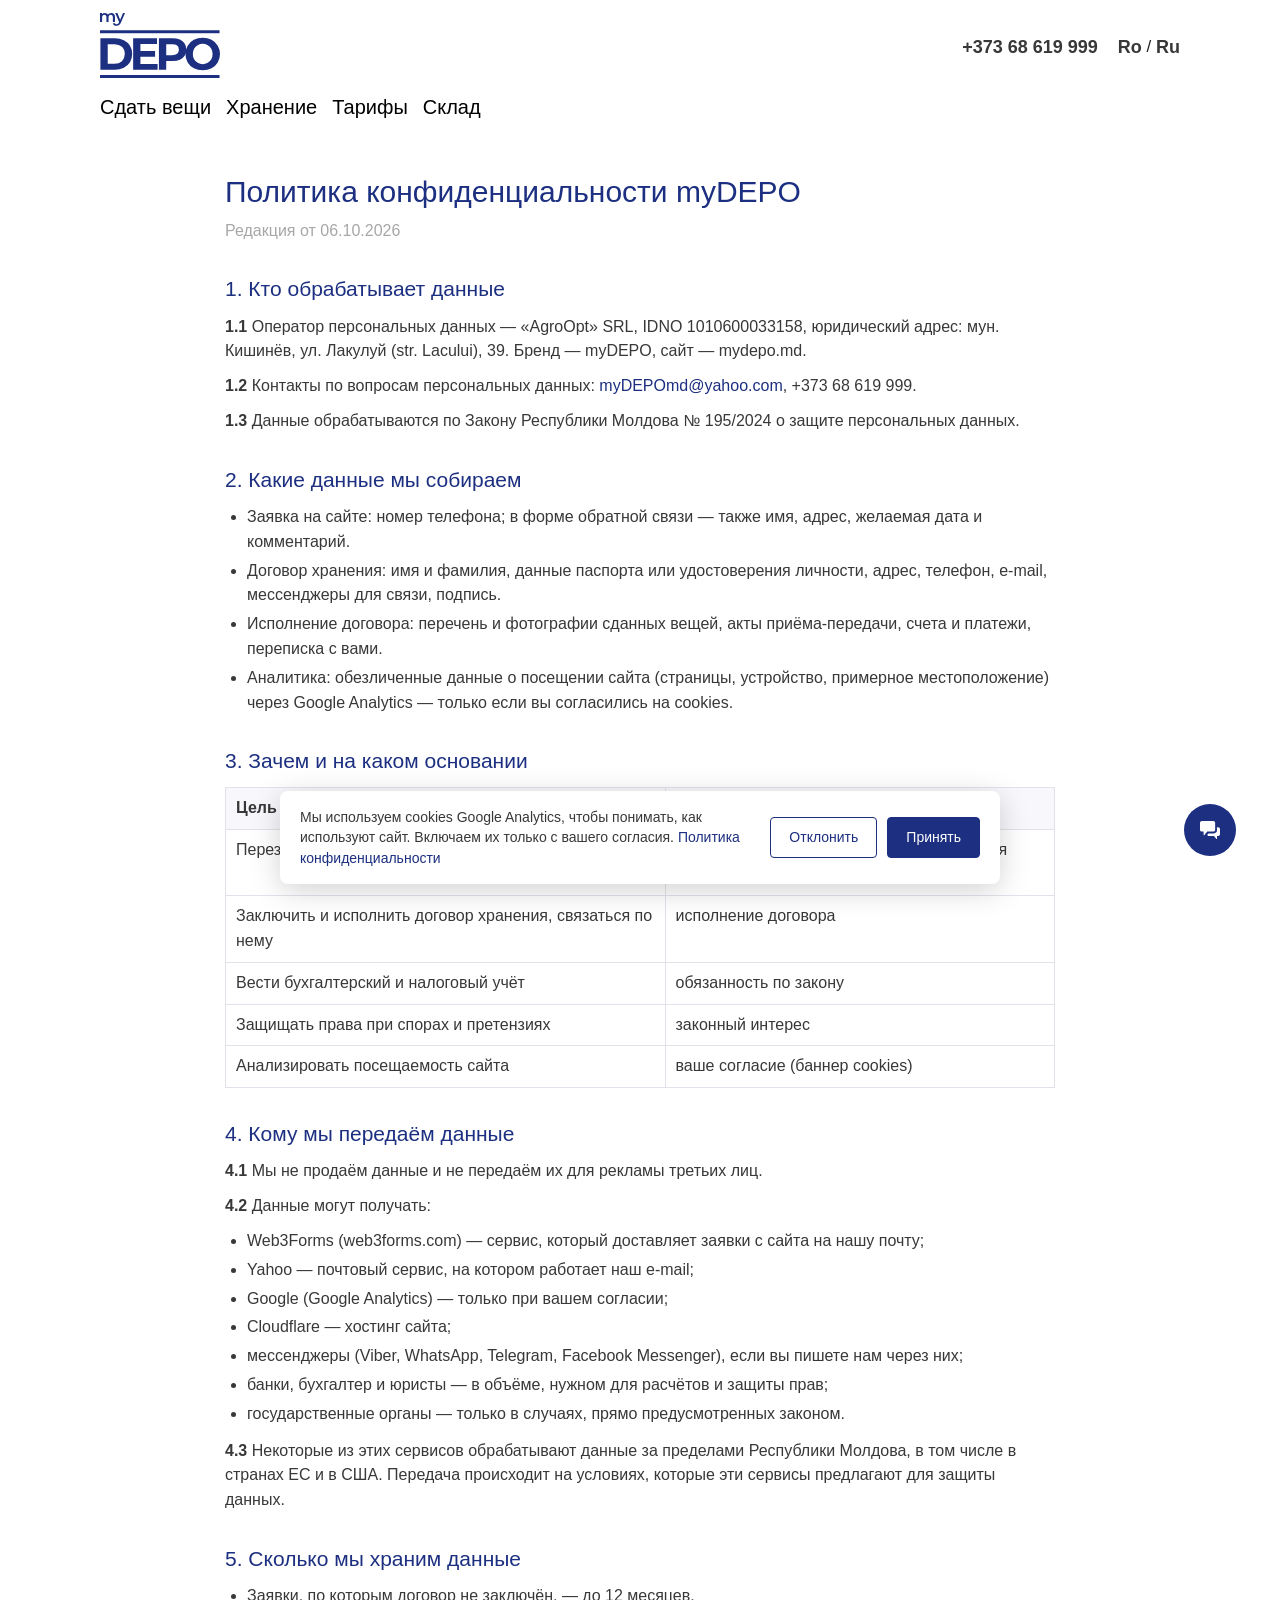
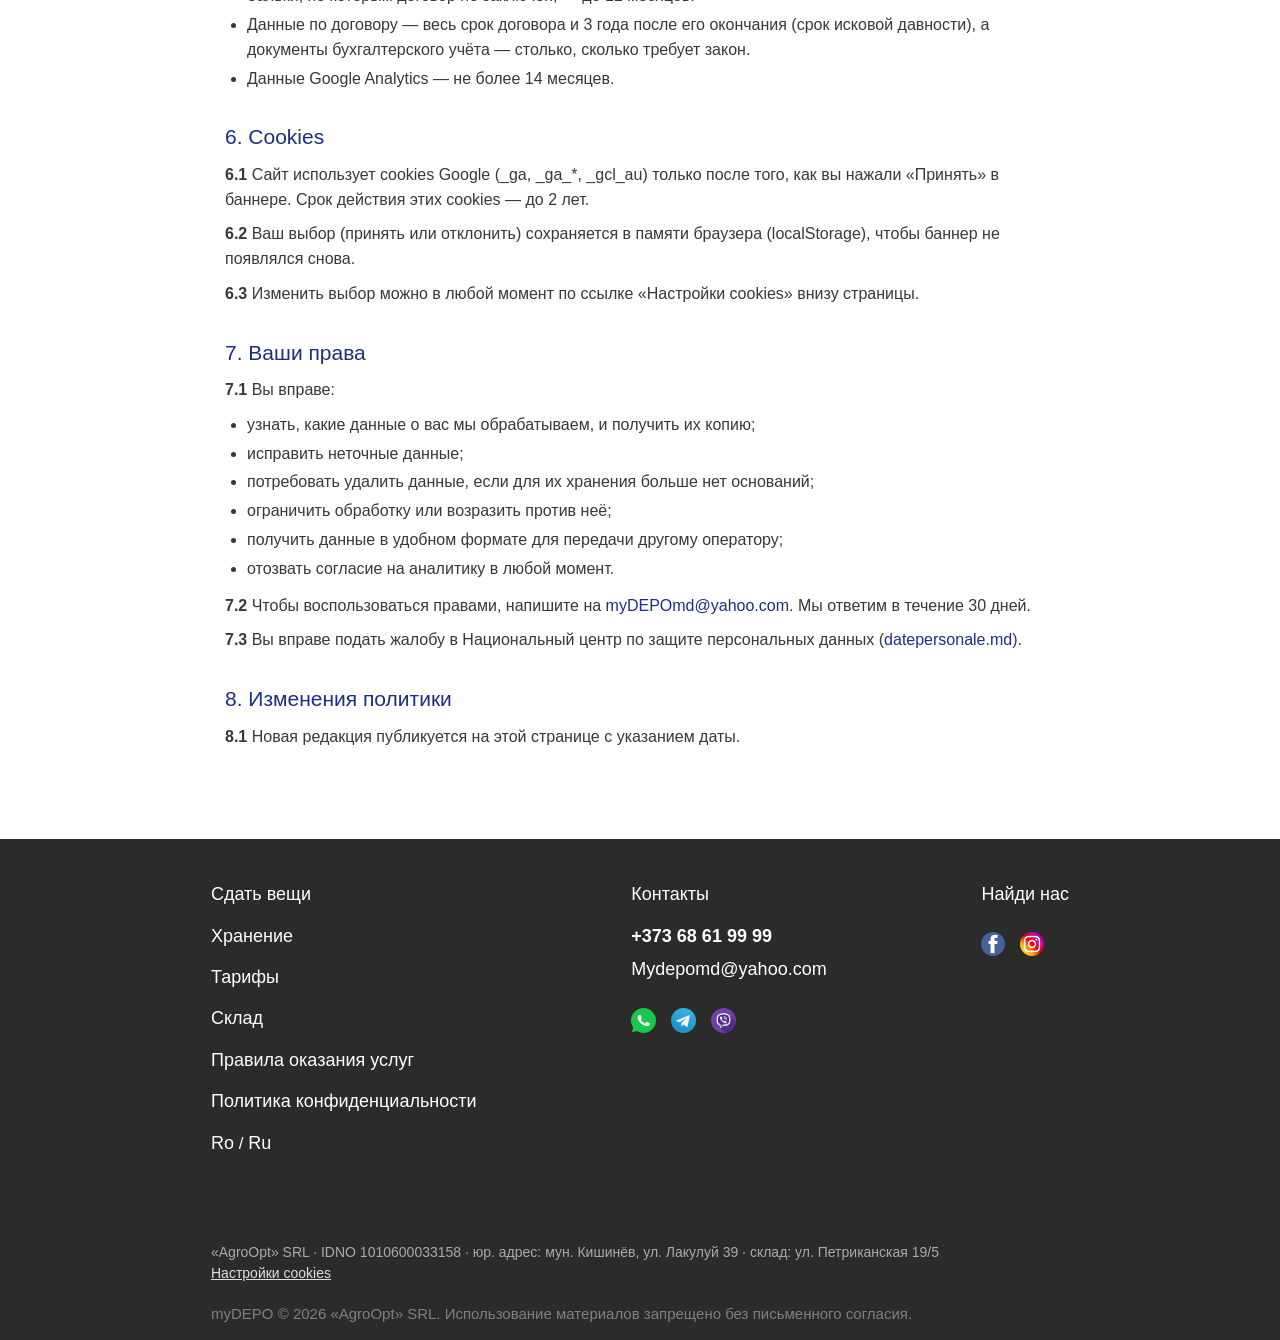
<file: ru/privacy/index.html>
<!doctype html>
<html lang="ru">
<head>
    <title>Политика конфиденциальности myDEPO — myDepo</title>
    <meta charset="UTF-8"/>
    <meta name="viewport" content="width=device-width, initial-scale=1">
    <meta name="description" content="Как myDEPO («AgroOpt» SRL) обрабатывает персональные данные и cookies."/>
    <meta property="og:image" content="https://mydepo.md/img/IMG_3887.JPG"/>
    <meta property="og:site_name" content="myDepo"/>
    <meta property="og:type" content="article"/>
    <meta property="og:url" content="https://mydepo.md/ru/privacy/"/>
    <meta property="og:title" content="Политика конфиденциальности myDEPO — myDepo"/>
    <meta property="og:description" content="Как myDEPO («AgroOpt» SRL) обрабатывает персональные данные и cookies."/>
    <meta property="og:locale" content="ru_RU"/>
    <link rel="stylesheet" href="https://cdnjs.cloudflare.com/ajax/libs/materialize/1.0.0/css/materialize.min.css">
    <!-- Compiled and minified JavaScript -->
    <link rel="icon" type="image/svg+xml" href="/img/logo.svg"/>
    <link href="/css/fonts.css" rel="stylesheet">
    <link href="https://fonts.googleapis.com/css?family=Lato" rel="stylesheet">
    <link href="https://fonts.googleapis.com/css?family=Open+Sans:300,400,600,700&subset=cyrillic" rel="stylesheet">
    <link rel='stylesheet' href='/css/app.css' type='text/css' media='all'/>
    <link rel='stylesheet' href='/css/responsive.css' type='text/css' media='all'/>
    <link rel='stylesheet' href='/css/swiper.css' type='text/css' media='all'/>
    <script src="https://ajax.googleapis.com/ajax/libs/jquery/1.12.4/jquery.min.js"></script>
    <script src="https://cdnjs.cloudflare.com/ajax/libs/materialize/1.0.0/js/materialize.min.js"></script>
    <link rel="icon" type="image/svg+xml" href="/img/logo.svg"/>
    <link href="/css/fonts.css" rel="stylesheet">
    <link href="https://fonts.googleapis.com/css?family=Open+Sans:300,400,600,700&subset=cyrillic" rel="stylesheet">
    <link rel='stylesheet' href='/css/app.css' type='text/css' media='all'/>
    <link rel='stylesheet' href='/css/responsive.css' type='text/css' media='all'/>
    <link rel="canonical" href="https://mydepo.md/ru/privacy/"/>
    <link rel="alternate" hreflang="ro" href="https://mydepo.md/privacy/"/>
    <link rel="alternate" hreflang="ru" href="https://mydepo.md/ru/privacy/"/>
    <link rel="alternate" hreflang="x-default" href="https://mydepo.md/privacy/"/>
    <script src="/js/consent.js" defer></script>
</head>
<body class="home-page">
<div id="wrapper" class="site">
    <div id="wrap-page-content">

        <header>
            <div class="header_wrap container">
                <a href="/ru/" class="logo">
                    <img src="/img/logo.svg" alt="myDEPO">
                </a>
                <div class="phone_header">
                    <div class="phone_wrap">
                        <a href="tel:+37368619999">+373 68 619 999</a>
                        <div class="header_lang">
                            <ul>
                                <li class="">
                                    <a href="/privacy/" title="Română">
                                        <span class="type-short">Ro</span>
                                    </a>
                                </li>
                                <li>&nbsp;/&nbsp;</li>
                                <li class="active">
                                    <a href="/ru/privacy/" title="Русский">
                                        <span class="type-short">Ru</span>
                                    </a>
                                </li>
                            </ul>
                        </div>
                    </div>
                    <div class="burger">
                        <span></span>
                        <span></span>
                        <span></span>
                    </div>
                </div>
                <div class="menu">
                    <img class='logo' src="/img/logo-white.svg" alt="">
                    <ul class="menu_items">
                        <li class="menu_item"><a href="/ru/#hand_over">Сдать вещи</a></li>
                        <li class="menu_item"><a href="/ru/#storage">Хранение</a></li>
                        <li class="menu_item"><a href="/ru/#prices">Тарифы</a></li>
                        <li class="menu_item"><a href="/ru/#safe_storage">Склад</a></li>
                    </ul>
                </div>
            </div>
        </header>
        <div class="header_height"></div>

        <div class="content container_wrap">
            <article class="legal-doc">
                <h1>Политика конфиденциальности myDEPO</h1>
                <p class="legal-doc__edition">Редакция от 06.10.2026</p>
                <h2>1. Кто обрабатывает данные</h2>
                <p><strong>1.1</strong> Оператор персональных данных — «AgroOpt» SRL, IDNO 1010600033158, юридический адрес: мун. Кишинёв, ул. Лакулуй (str. Lacului), 39. Бренд — myDEPO, сайт — mydepo.md.</p>
                <p><strong>1.2</strong> Контакты по вопросам персональных данных: <a href="mailto:myDEPOmd@yahoo.com">myDEPOmd@yahoo.com</a>, +373 68 619 999.</p>
                <p><strong>1.3</strong> Данные обрабатываются по Закону Республики Молдова № 195/2024 о защите персональных данных.</p>
                <h2>2. Какие данные мы собираем</h2>
                <ul class="browser-default">
                <li>Заявка на сайте: номер телефона; в форме обратной связи — также имя, адрес, желаемая дата и комментарий.</li>
                <li>Договор хранения: имя и фамилия, данные паспорта или удостоверения личности, адрес, телефон, e-mail, мессенджеры для связи, подпись.</li>
                <li>Исполнение договора: перечень и фотографии сданных вещей, акты приёма-передачи, счета и платежи, переписка с вами.</li>
                <li>Аналитика: обезличенные данные о посещении сайта (страницы, устройство, примерное местоположение) через Google Analytics — только если вы согласились на cookies.</li>
                </ul>
                <h2>3. Зачем и на каком основании</h2>
                <table><thead><tr><th>Цель</th><th>Основание</th></tr></thead><tbody><tr><td>Перезвонить и рассчитать стоимость по вашей заявке</td><td>действия по вашему запросу до заключения договора</td></tr><tr><td>Заключить и исполнить договор хранения, связаться по нему</td><td>исполнение договора</td></tr><tr><td>Вести бухгалтерский и налоговый учёт</td><td>обязанность по закону</td></tr><tr><td>Защищать права при спорах и претензиях</td><td>законный интерес</td></tr><tr><td>Анализировать посещаемость сайта</td><td>ваше согласие (баннер cookies)</td></tr></tbody></table>
                <h2>4. Кому мы передаём данные</h2>
                <p><strong>4.1</strong> Мы не продаём данные и не передаём их для рекламы третьих лиц.</p>
                <p><strong>4.2</strong> Данные могут получать:</p>
                <ul class="browser-default">
                <li>Web3Forms (web3forms.com) — сервис, который доставляет заявки с сайта на нашу почту;</li>
                <li>Yahoo — почтовый сервис, на котором работает наш e-mail;</li>
                <li>Google (Google Analytics) — только при вашем согласии;</li>
                <li>Cloudflare — хостинг сайта;</li>
                <li>мессенджеры (Viber, WhatsApp, Telegram, Facebook Messenger), если вы пишете нам через них;</li>
                <li>банки, бухгалтер и юристы — в объёме, нужном для расчётов и защиты прав;</li>
                <li>государственные органы — только в случаях, прямо предусмотренных законом.</li>
                </ul>
                <p><strong>4.3</strong> Некоторые из этих сервисов обрабатывают данные за пределами Республики Молдова, в том числе в странах ЕС и в США. Передача происходит на условиях, которые эти сервисы предлагают для защиты данных.</p>
                <h2>5. Сколько мы храним данные</h2>
                <ul class="browser-default">
                <li>Заявки, по которым договор не заключён, — до 12 месяцев.</li>
                <li>Данные по договору — весь срок договора и 3 года после его окончания (срок исковой давности), а документы бухгалтерского учёта — столько, сколько требует закон.</li>
                <li>Данные Google Analytics — не более 14 месяцев.</li>
                </ul>
                <h2>6. Cookies</h2>
                <p><strong>6.1</strong> Сайт использует cookies Google (_ga, _ga_*, _gcl_au) только после того, как вы нажали «Принять» в баннере. Срок действия этих cookies — до 2 лет.</p>
                <p><strong>6.2</strong> Ваш выбор (принять или отклонить) сохраняется в памяти браузера (localStorage), чтобы баннер не появлялся снова.</p>
                <p><strong>6.3</strong> Изменить выбор можно в любой момент по ссылке «Настройки cookies» внизу страницы.</p>
                <h2>7. Ваши права</h2>
                <p><strong>7.1</strong> Вы вправе:</p>
                <ul class="browser-default">
                <li>узнать, какие данные о вас мы обрабатываем, и получить их копию;</li>
                <li>исправить неточные данные;</li>
                <li>потребовать удалить данные, если для их хранения больше нет оснований;</li>
                <li>ограничить обработку или возразить против неё;</li>
                <li>получить данные в удобном формате для передачи другому оператору;</li>
                <li>отозвать согласие на аналитику в любой момент.</li>
                </ul>
                <p><strong>7.2</strong> Чтобы воспользоваться правами, напишите на <a href="mailto:myDEPOmd@yahoo.com">myDEPOmd@yahoo.com</a>. Мы ответим в течение 30 дней.</p>
                <p><strong>7.3</strong> Вы вправе подать жалобу в Национальный центр по защите персональных данных (<a href="https://datepersonale.md/" target="_blank" rel="noopener">datepersonale.md</a>).</p>
                <h2>8. Изменения политики</h2>
                <p><strong>8.1</strong> Новая редакция публикуется на этой странице с указанием даты.</p>
            </article>
        </div>
        <footer>
    <div class="footer">
        <div class="single_block">
            <ul>
                <li><a href="/ru/#hand_over">Сдать вещи</a></li>
                <li><a href="/ru/#storage">Хранение</a></li>
                <li><a href="/ru/#prices">Тарифы</a></li>
                <li><a href="/ru/#safe_storage">Склад</a></li>
                <li><a href="/ru/rights/">Правила оказания услуг</a></li>
                <li><a href="/ru/privacy/">Политика конфиденциальности</a></li>
            </ul>

            <div class="language">
                <ul>
                    <li class="">
                        <a href="/privacy/" title="Română">
                            <span class="type-short">Ro</span>
                        </a>
                    </li>
                    <li>&nbsp;/&nbsp;</li>
                    <li class="active">
                        <a href="/ru/privacy/" title="Русский">
                            <span class="type-short">Ru</span>
                        </a>
                    </li>
                </ul>

            </div>
        </div>
        <div class="single_block">
            <div class="title">Контакты</div>
            <a href="tel:+37368619999" class="phone_number">+373 68 61 99 99</a>
            <a href="mailto:Mydepomd@yahoo.com" class="email">Mydepomd@yahoo.com</a>

            <a href="https://wa.me/37368619999" target="_blank" class="phone_social">
                <img
                    src="[data-uri]"
                    alt="" loading="lazy" decoding="async">
            </a>
            <a href="https://t.me/myDEPOmd" target="_blank" class="phone_social">
                <img
                    src="[data-uri]"
                    alt="" loading="lazy" decoding="async">
            </a>
            <a href="viber://chat?number=+37368619999" target="_blank" class="phone_social viber">
                <img src="/img/icons/viber1.svg" alt="" loading="lazy" decoding="async">
            </a>
        </div>

        <div class="single_block">

            <div class="title second_title">Найди нас</div>
            <a href="https://www.facebook.com/mydepomd" target="_blank" class="phone_social">
                <img
                    src="/img/834722_facebook_icon.png"
                    alt="" loading="lazy" decoding="async">
            </a>
            <a href="https://www.instagram.com/mydepomd" target="_blank" class="phone_social ">
                <img
                    src="/img/3225191_app_instagram_logo_media_popular_icon.png"
                    alt="">
            </a>
        </div>
        <div class="legal-info">«AgroOpt» SRL · IDNO 1010600033158 · юр. адрес: мун. Кишинёв, ул. Лакулуй 39 · склад: ул. Петриканская 19/5<br><a href="#cookies" data-cookie-settings>Настройки cookies</a></div>
        <div class="copyright">
            <span>myDEPO © 2026 «AgroOpt» SRL. Использование материалов запрещено без письменного согласия.</span>
        </div>
    </div>
    <div class="call_to_action">
        <span class="open_options">
            <img src="/img/icons/chat.svg" alt="" loading="lazy" decoding="async">
        </span>
        <span class="options option1">
            <a href="tel:+37368619999">
                <img src="/img/icons/call.svg" alt="" loading="lazy" decoding="async">
            </a>
        </span>
        <span class="options option2">
            <a href="viber://chat?number=+37368619999" target="_blank">
                <img src="/img/icons/viber.svg" alt="" loading="lazy" decoding="async">
            </a>
        </span>
        <span class="options option3">
            <a href="https://www.messenger.com/t/mydepomd" target="_blank">
                <img src="/img/icons/messenger.svg" alt="" loading="lazy" decoding="async">
            </a>
        </span>
        <span class="options option4">
            <a href="https://t.me/myDEPOmd" target="_blank">
                <img src="/img/icons/telegram.svg" alt="" loading="lazy" decoding="async">
            </a>
        </span>
        <span class="options option5">
            <a href="https://www.instagram.com/mydepomd/" target="_blank">
                <img src="/img/icons/1164349_circle_instagram_logo_media_network_icon.svg" alt="">
            </a>
        </span>
        <span class="options option6">
            <a href="https://wa.me/37368619999" target="_blank">
                <img src="/img/icons/whatsapp.svg" alt="" loading="lazy" decoding="async">
            </a>
        </span>
        <span class="options option7">
            <a href="mailto:Mydepomd@yahoo.com" target="_blank">
                <img src="/img/icons/email.svg" alt="" loading="lazy" decoding="async">
            </a>
        </span>

    </div>

</footer>
    </div>
</div>

<script type='text/javascript' src='/js/libs/bootstrap.min.js'></script>
<script type='text/javascript' src='/js/libs/jquery.easing.1.3.js'></script>
<script type='text/javascript' src='/js/common.func.js'></script>
<script type='text/javascript' src='/js/order.js'></script>
</body>
</html>
</file>
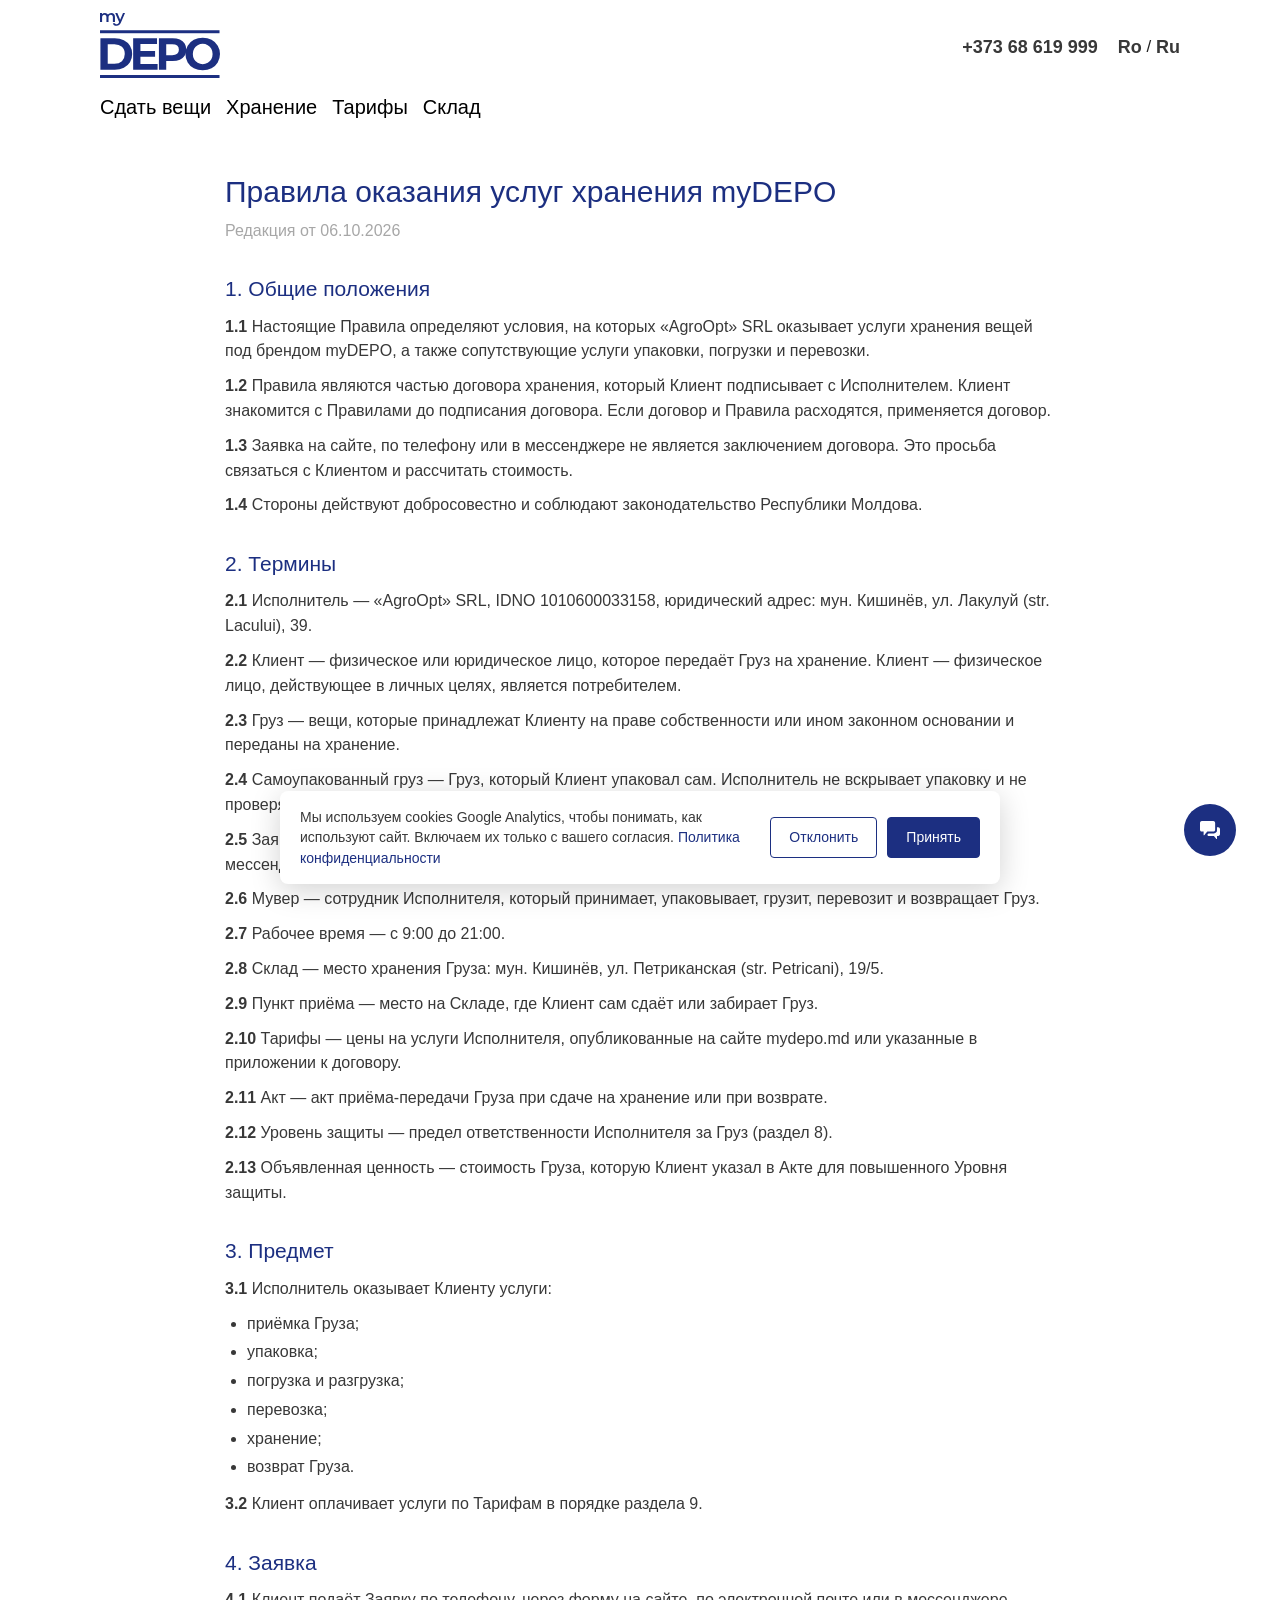
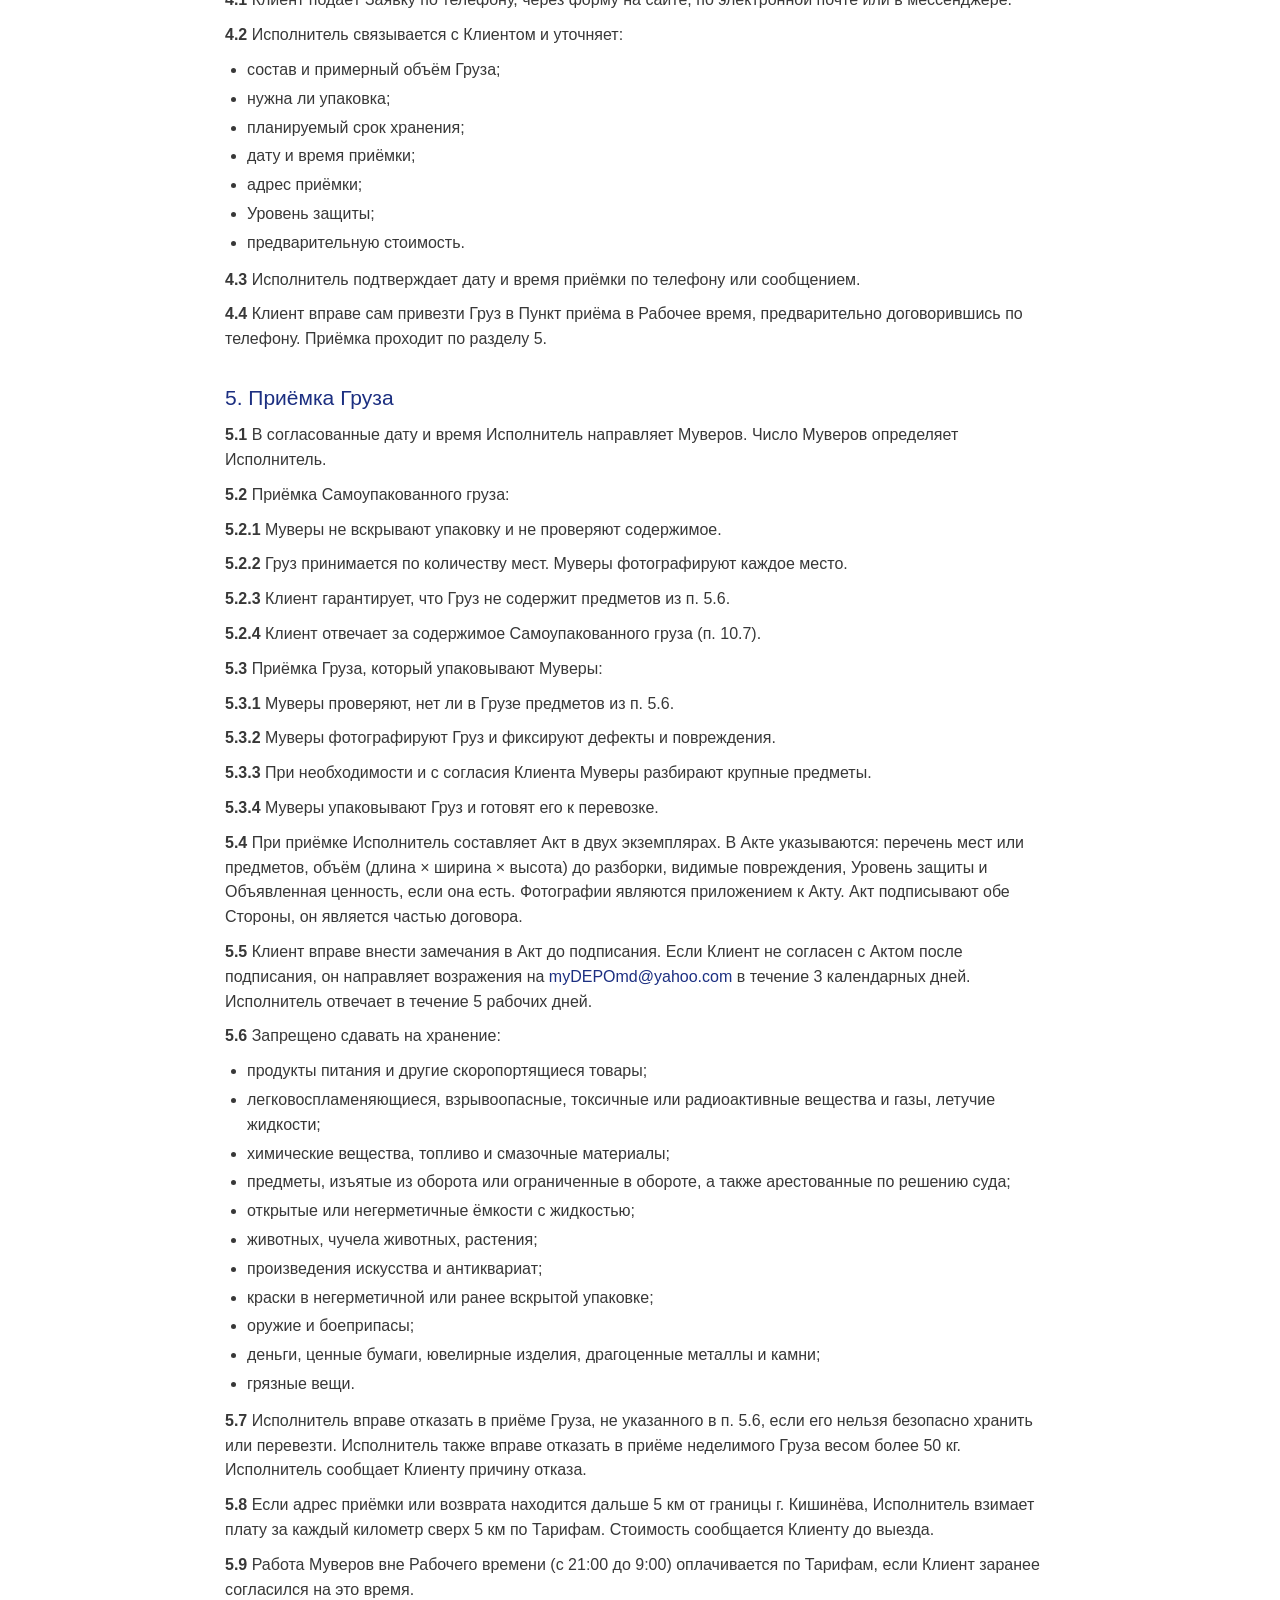
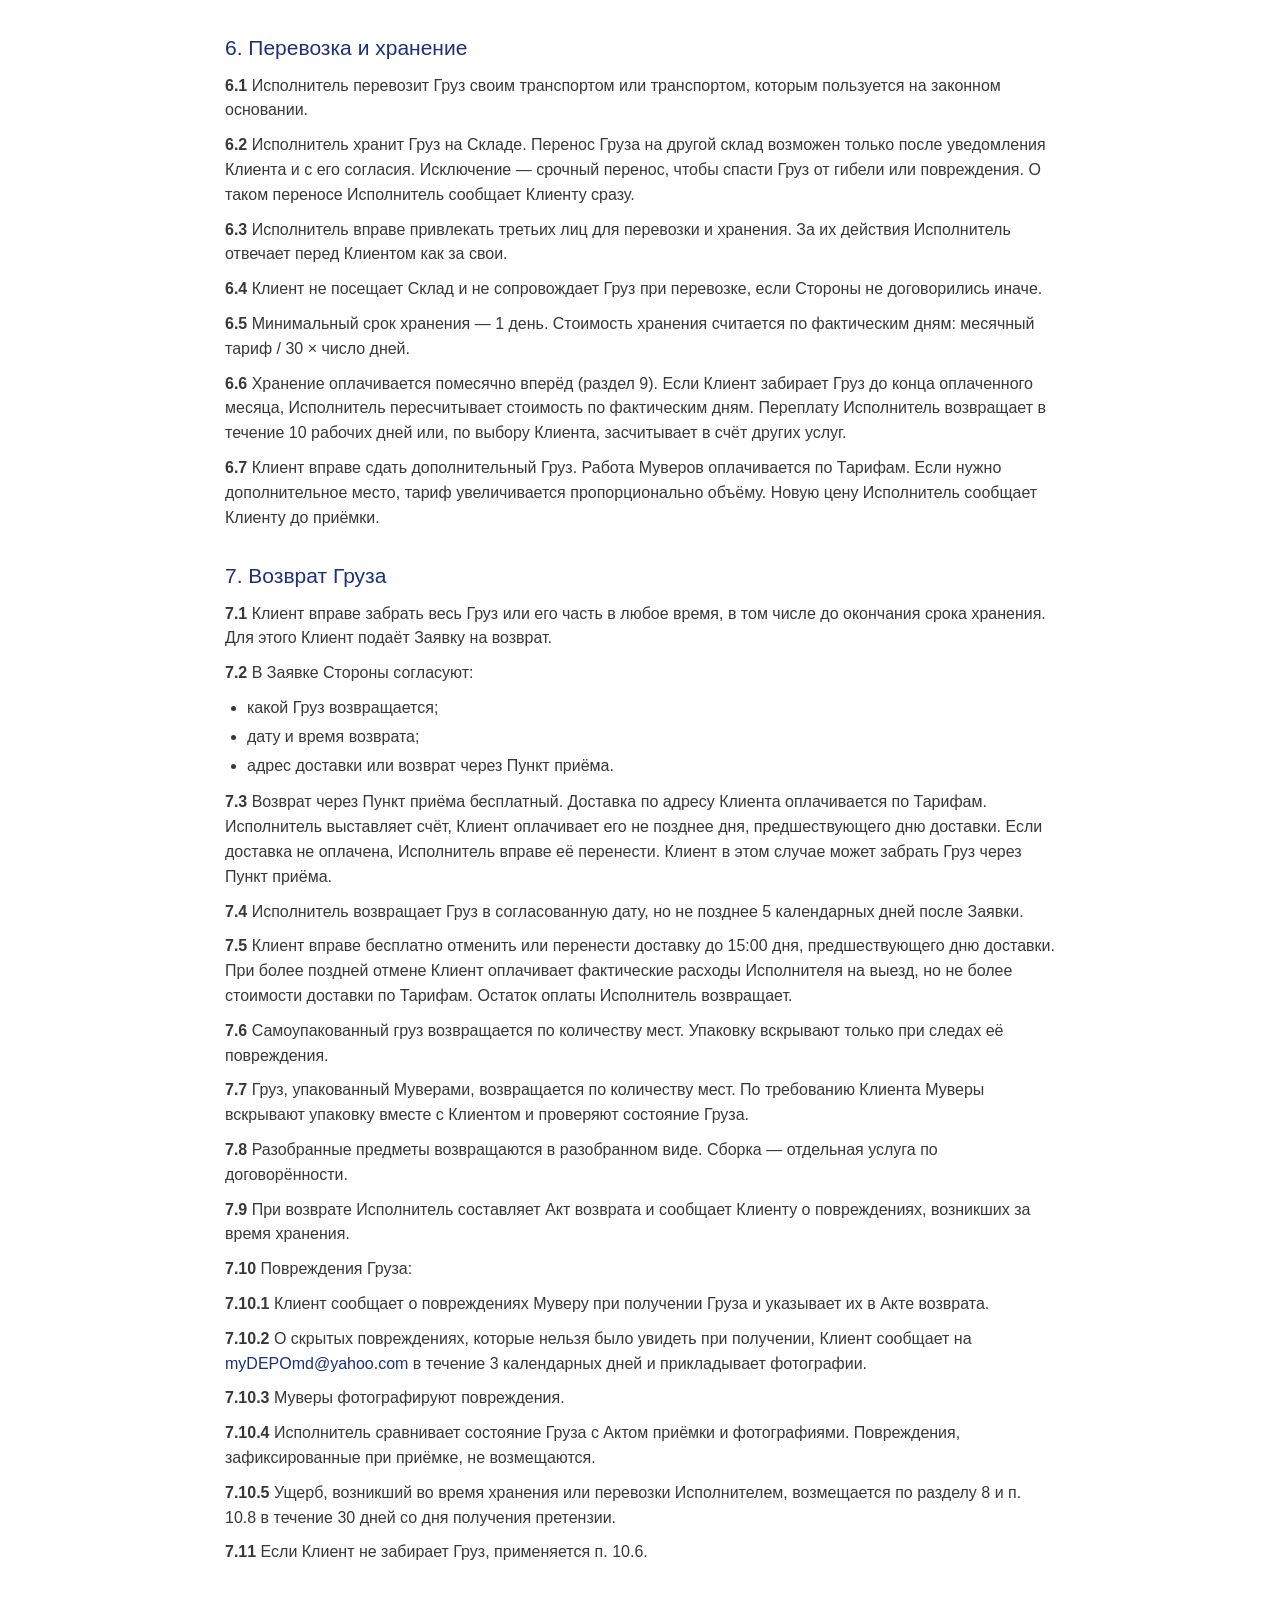
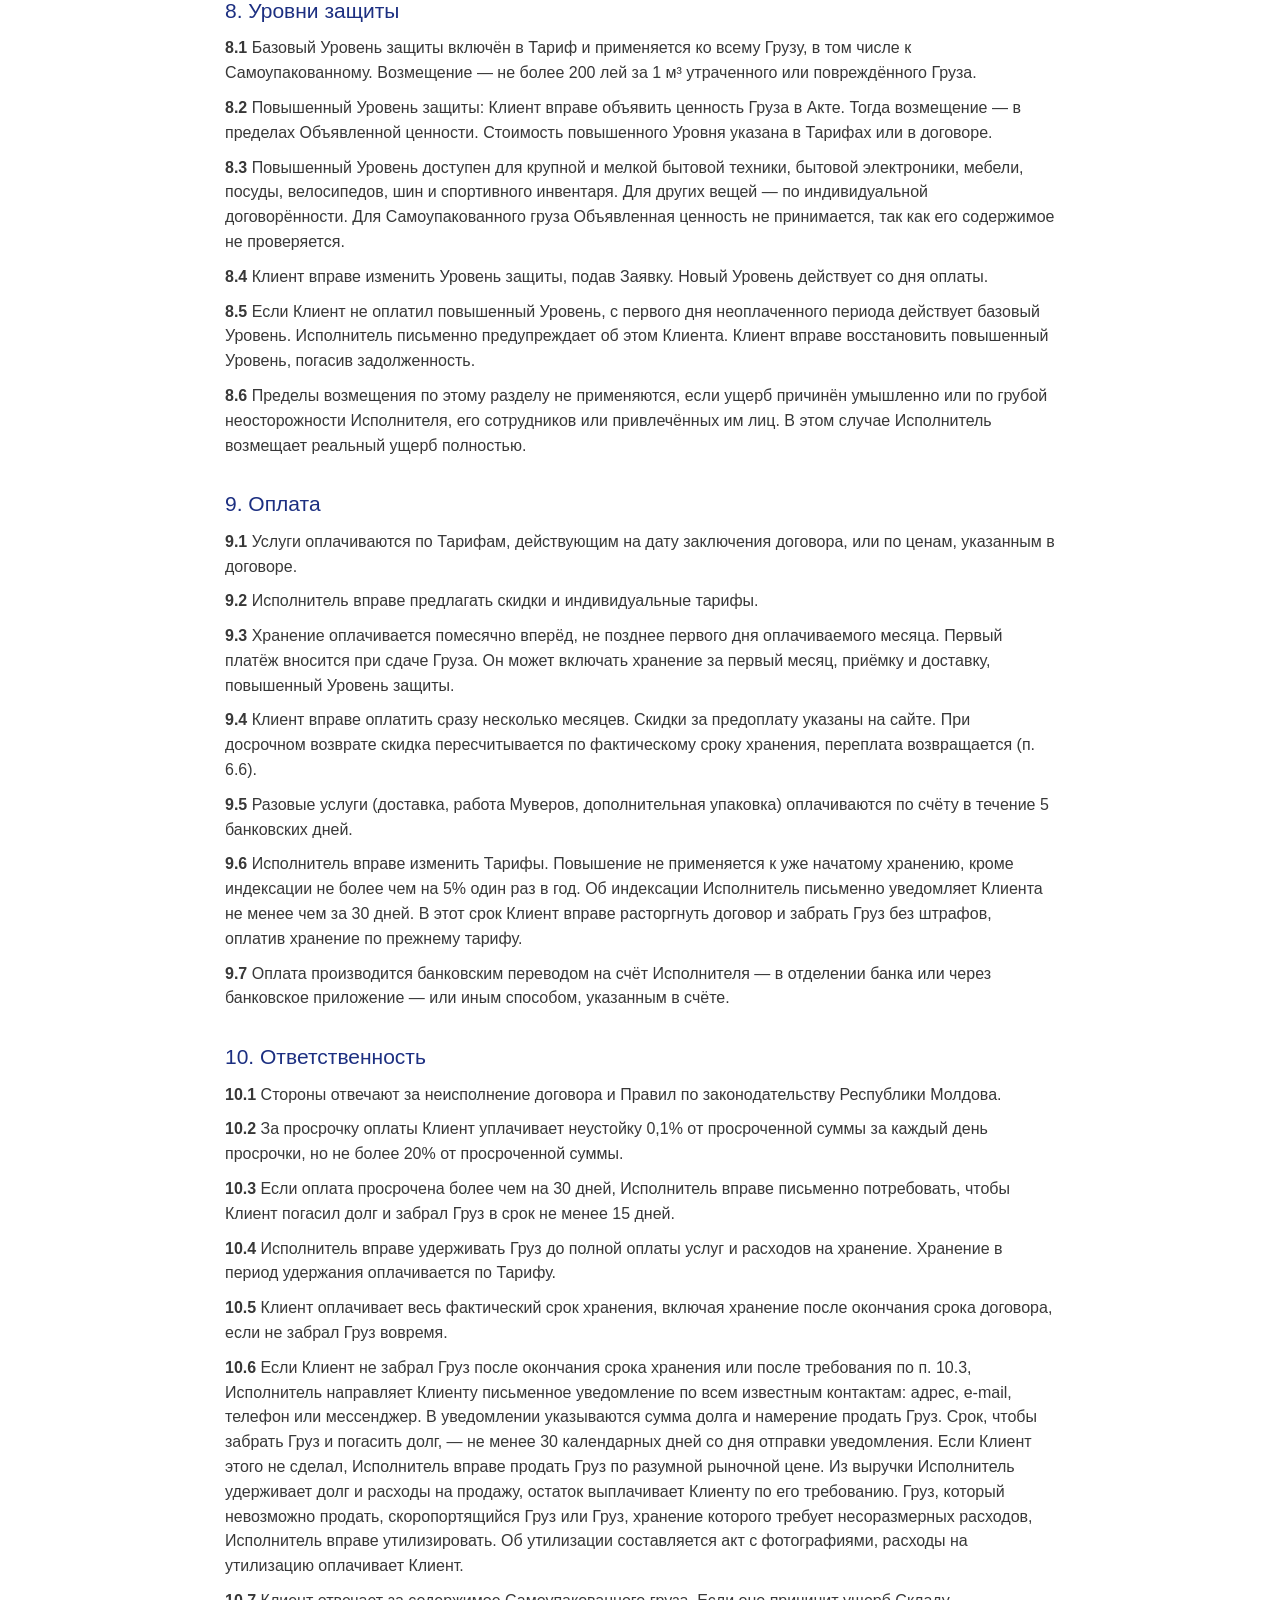
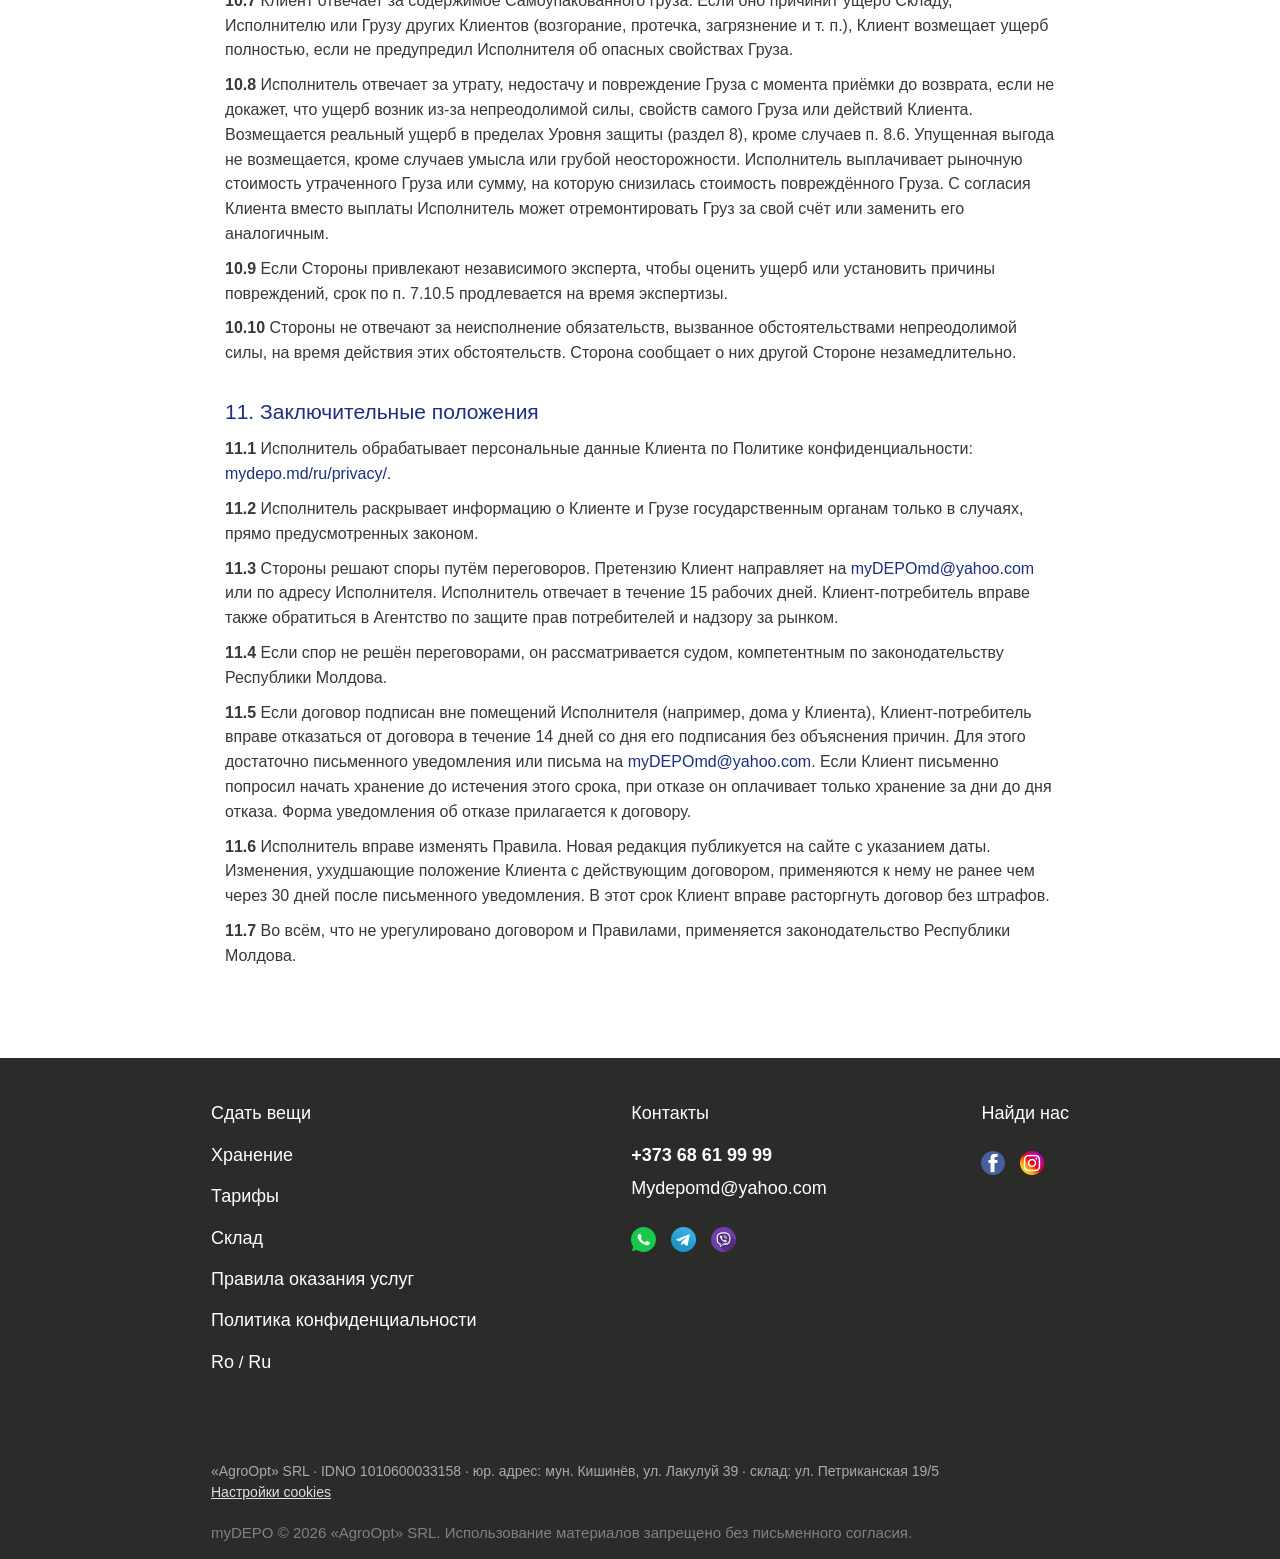
<file: ru/rights/index.html>
<!doctype html>
<html lang="ru">
<head>
    <title>Правила оказания услуг хранения myDEPO — myDepo</title>
    <meta charset="UTF-8"/>
    <meta name="viewport" content="width=device-width, initial-scale=1">
    <meta name="description" content="Правила оказания услуг хранения myDEPO («AgroOpt» SRL)."/>
    <meta property="og:image" content="https://mydepo.md/img/IMG_3887.JPG"/>
    <meta property="og:site_name" content="myDepo"/>
    <meta property="og:type" content="article"/>
    <meta property="og:url" content="https://mydepo.md/ru/rights/"/>
    <meta property="og:title" content="Правила оказания услуг хранения myDEPO — myDepo"/>
    <meta property="og:description" content="Правила оказания услуг хранения myDEPO («AgroOpt» SRL)."/>
    <meta property="og:locale" content="ru_RU"/>
    <link rel="stylesheet" href="https://cdnjs.cloudflare.com/ajax/libs/materialize/1.0.0/css/materialize.min.css">
    <!-- Compiled and minified JavaScript -->
    <link rel="icon" type="image/svg+xml" href="/img/logo.svg"/>
    <link href="/css/fonts.css" rel="stylesheet">
    <link href="https://fonts.googleapis.com/css?family=Lato" rel="stylesheet">
    <link href="https://fonts.googleapis.com/css?family=Open+Sans:300,400,600,700&subset=cyrillic" rel="stylesheet">
    <link rel='stylesheet' href='/css/app.css' type='text/css' media='all'/>
    <link rel='stylesheet' href='/css/responsive.css' type='text/css' media='all'/>
    <link rel='stylesheet' href='/css/swiper.css' type='text/css' media='all'/>
    <script src="https://ajax.googleapis.com/ajax/libs/jquery/1.12.4/jquery.min.js"></script>
    <script src="https://cdnjs.cloudflare.com/ajax/libs/materialize/1.0.0/js/materialize.min.js"></script>
    <link rel="icon" type="image/svg+xml" href="/img/logo.svg"/>
    <link href="/css/fonts.css" rel="stylesheet">
    <link href="https://fonts.googleapis.com/css?family=Open+Sans:300,400,600,700&subset=cyrillic" rel="stylesheet">
    <link rel='stylesheet' href='/css/app.css' type='text/css' media='all'/>
    <link rel='stylesheet' href='/css/responsive.css' type='text/css' media='all'/>
    <link rel="canonical" href="https://mydepo.md/ru/rights/"/>
    <link rel="alternate" hreflang="ro" href="https://mydepo.md/rights/"/>
    <link rel="alternate" hreflang="ru" href="https://mydepo.md/ru/rights/"/>
    <link rel="alternate" hreflang="x-default" href="https://mydepo.md/rights/"/>
    <script src="/js/consent.js" defer></script>
</head>
<body class="home-page">
<div id="wrapper" class="site">
    <div id="wrap-page-content">

        <header>
            <div class="header_wrap container">
                <a href="/ru/" class="logo">
                    <img src="/img/logo.svg" alt="myDEPO">
                </a>
                <div class="phone_header">
                    <div class="phone_wrap">
                        <a href="tel:+37368619999">+373 68 619 999</a>
                        <div class="header_lang">
                            <ul>
                                <li class="">
                                    <a href="/rights/" title="Română">
                                        <span class="type-short">Ro</span>
                                    </a>
                                </li>
                                <li>&nbsp;/&nbsp;</li>
                                <li class="active">
                                    <a href="/ru/rights/" title="Русский">
                                        <span class="type-short">Ru</span>
                                    </a>
                                </li>
                            </ul>
                        </div>
                    </div>
                    <div class="burger">
                        <span></span>
                        <span></span>
                        <span></span>
                    </div>
                </div>
                <div class="menu">
                    <img class='logo' src="/img/logo-white.svg" alt="">
                    <ul class="menu_items">
                        <li class="menu_item"><a href="/ru/#hand_over">Сдать вещи</a></li>
                        <li class="menu_item"><a href="/ru/#storage">Хранение</a></li>
                        <li class="menu_item"><a href="/ru/#prices">Тарифы</a></li>
                        <li class="menu_item"><a href="/ru/#safe_storage">Склад</a></li>
                    </ul>
                </div>
            </div>
        </header>
        <div class="header_height"></div>

        <div class="content container_wrap">
            <article class="legal-doc">
                <h1>Правила оказания услуг хранения myDEPO</h1>
                <p class="legal-doc__edition">Редакция от 06.10.2026</p>
                <h2>1. Общие положения</h2>
                <p><strong>1.1</strong> Настоящие Правила определяют условия, на которых «AgroOpt» SRL оказывает услуги хранения вещей под брендом myDEPO, а также сопутствующие услуги упаковки, погрузки и перевозки.</p>
                <p><strong>1.2</strong> Правила являются частью договора хранения, который Клиент подписывает с Исполнителем. Клиент знакомится с Правилами до подписания договора. Если договор и Правила расходятся, применяется договор.</p>
                <p><strong>1.3</strong> Заявка на сайте, по телефону или в мессенджере не является заключением договора. Это просьба связаться с Клиентом и рассчитать стоимость.</p>
                <p><strong>1.4</strong> Стороны действуют добросовестно и соблюдают законодательство Республики Молдова.</p>
                <h2>2. Термины</h2>
                <p><strong>2.1</strong> Исполнитель — «AgroOpt» SRL, IDNO 1010600033158, юридический адрес: мун. Кишинёв, ул. Лакулуй (str. Lacului), 39.</p>
                <p><strong>2.2</strong> Клиент — физическое или юридическое лицо, которое передаёт Груз на хранение. Клиент — физическое лицо, действующее в личных целях, является потребителем.</p>
                <p><strong>2.3</strong> Груз — вещи, которые принадлежат Клиенту на праве собственности или ином законном основании и переданы на хранение.</p>
                <p><strong>2.4</strong> Самоупакованный груз — Груз, который Клиент упаковал сам. Исполнитель не вскрывает упаковку и не проверяет содержимое.</p>
                <p><strong>2.5</strong> Заявка — обращение Клиента по телефону, через форму на сайте, по электронной почте или в мессенджере о приёмке, возврате Груза или изменении условий хранения.</p>
                <p><strong>2.6</strong> Мувер — сотрудник Исполнителя, который принимает, упаковывает, грузит, перевозит и возвращает Груз.</p>
                <p><strong>2.7</strong> Рабочее время — с 9:00 до 21:00.</p>
                <p><strong>2.8</strong> Склад — место хранения Груза: мун. Кишинёв, ул. Петриканская (str. Petricani), 19/5.</p>
                <p><strong>2.9</strong> Пункт приёма — место на Складе, где Клиент сам сдаёт или забирает Груз.</p>
                <p><strong>2.10</strong> Тарифы — цены на услуги Исполнителя, опубликованные на сайте mydepo.md или указанные в приложении к договору.</p>
                <p><strong>2.11</strong> Акт — акт приёма-передачи Груза при сдаче на хранение или при возврате.</p>
                <p><strong>2.12</strong> Уровень защиты — предел ответственности Исполнителя за Груз (раздел 8).</p>
                <p><strong>2.13</strong> Объявленная ценность — стоимость Груза, которую Клиент указал в Акте для повышенного Уровня защиты.</p>
                <h2>3. Предмет</h2>
                <p><strong>3.1</strong> Исполнитель оказывает Клиенту услуги:</p>
                <ul class="browser-default">
                <li>приёмка Груза;</li>
                <li>упаковка;</li>
                <li>погрузка и разгрузка;</li>
                <li>перевозка;</li>
                <li>хранение;</li>
                <li>возврат Груза.</li>
                </ul>
                <p><strong>3.2</strong> Клиент оплачивает услуги по Тарифам в порядке раздела 9.</p>
                <h2>4. Заявка</h2>
                <p><strong>4.1</strong> Клиент подаёт Заявку по телефону, через форму на сайте, по электронной почте или в мессенджере.</p>
                <p><strong>4.2</strong> Исполнитель связывается с Клиентом и уточняет:</p>
                <ul class="browser-default">
                <li>состав и примерный объём Груза;</li>
                <li>нужна ли упаковка;</li>
                <li>планируемый срок хранения;</li>
                <li>дату и время приёмки;</li>
                <li>адрес приёмки;</li>
                <li>Уровень защиты;</li>
                <li>предварительную стоимость.</li>
                </ul>
                <p><strong>4.3</strong> Исполнитель подтверждает дату и время приёмки по телефону или сообщением.</p>
                <p><strong>4.4</strong> Клиент вправе сам привезти Груз в Пункт приёма в Рабочее время, предварительно договорившись по телефону. Приёмка проходит по разделу 5.</p>
                <h2>5. Приёмка Груза</h2>
                <p><strong>5.1</strong> В согласованные дату и время Исполнитель направляет Муверов. Число Муверов определяет Исполнитель.</p>
                <p><strong>5.2</strong> Приёмка Самоупакованного груза:</p>
                <p><strong>5.2.1</strong> Муверы не вскрывают упаковку и не проверяют содержимое.</p>
                <p><strong>5.2.2</strong> Груз принимается по количеству мест. Муверы фотографируют каждое место.</p>
                <p><strong>5.2.3</strong> Клиент гарантирует, что Груз не содержит предметов из п. 5.6.</p>
                <p><strong>5.2.4</strong> Клиент отвечает за содержимое Самоупакованного груза (п. 10.7).</p>
                <p><strong>5.3</strong> Приёмка Груза, который упаковывают Муверы:</p>
                <p><strong>5.3.1</strong> Муверы проверяют, нет ли в Грузе предметов из п. 5.6.</p>
                <p><strong>5.3.2</strong> Муверы фотографируют Груз и фиксируют дефекты и повреждения.</p>
                <p><strong>5.3.3</strong> При необходимости и с согласия Клиента Муверы разбирают крупные предметы.</p>
                <p><strong>5.3.4</strong> Муверы упаковывают Груз и готовят его к перевозке.</p>
                <p><strong>5.4</strong> При приёмке Исполнитель составляет Акт в двух экземплярах. В Акте указываются: перечень мест или предметов, объём (длина × ширина × высота) до разборки, видимые повреждения, Уровень защиты и Объявленная ценность, если она есть. Фотографии являются приложением к Акту. Акт подписывают обе Стороны, он является частью договора.</p>
                <p><strong>5.5</strong> Клиент вправе внести замечания в Акт до подписания. Если Клиент не согласен с Актом после подписания, он направляет возражения на <a href="mailto:myDEPOmd@yahoo.com">myDEPOmd@yahoo.com</a> в течение 3 календарных дней. Исполнитель отвечает в течение 5 рабочих дней.</p>
                <p><strong>5.6</strong> Запрещено сдавать на хранение:</p>
                <ul class="browser-default">
                <li>продукты питания и другие скоропортящиеся товары;</li>
                <li>легковоспламеняющиеся, взрывоопасные, токсичные или радиоактивные вещества и газы, летучие жидкости;</li>
                <li>химические вещества, топливо и смазочные материалы;</li>
                <li>предметы, изъятые из оборота или ограниченные в обороте, а также арестованные по решению суда;</li>
                <li>открытые или негерметичные ёмкости с жидкостью;</li>
                <li>животных, чучела животных, растения;</li>
                <li>произведения искусства и антиквариат;</li>
                <li>краски в негерметичной или ранее вскрытой упаковке;</li>
                <li>оружие и боеприпасы;</li>
                <li>деньги, ценные бумаги, ювелирные изделия, драгоценные металлы и камни;</li>
                <li>грязные вещи.</li>
                </ul>
                <p><strong>5.7</strong> Исполнитель вправе отказать в приёме Груза, не указанного в п. 5.6, если его нельзя безопасно хранить или перевезти. Исполнитель также вправе отказать в приёме неделимого Груза весом более 50 кг. Исполнитель сообщает Клиенту причину отказа.</p>
                <p><strong>5.8</strong> Если адрес приёмки или возврата находится дальше 5 км от границы г. Кишинёва, Исполнитель взимает плату за каждый километр сверх 5 км по Тарифам. Стоимость сообщается Клиенту до выезда.</p>
                <p><strong>5.9</strong> Работа Муверов вне Рабочего времени (с 21:00 до 9:00) оплачивается по Тарифам, если Клиент заранее согласился на это время.</p>
                <h2>6. Перевозка и хранение</h2>
                <p><strong>6.1</strong> Исполнитель перевозит Груз своим транспортом или транспортом, которым пользуется на законном основании.</p>
                <p><strong>6.2</strong> Исполнитель хранит Груз на Складе. Перенос Груза на другой склад возможен только после уведомления Клиента и с его согласия. Исключение — срочный перенос, чтобы спасти Груз от гибели или повреждения. О таком переносе Исполнитель сообщает Клиенту сразу.</p>
                <p><strong>6.3</strong> Исполнитель вправе привлекать третьих лиц для перевозки и хранения. За их действия Исполнитель отвечает перед Клиентом как за свои.</p>
                <p><strong>6.4</strong> Клиент не посещает Склад и не сопровождает Груз при перевозке, если Стороны не договорились иначе.</p>
                <p><strong>6.5</strong> Минимальный срок хранения — 1 день. Стоимость хранения считается по фактическим дням: месячный тариф / 30 × число дней.</p>
                <p><strong>6.6</strong> Хранение оплачивается помесячно вперёд (раздел 9). Если Клиент забирает Груз до конца оплаченного месяца, Исполнитель пересчитывает стоимость по фактическим дням. Переплату Исполнитель возвращает в течение 10 рабочих дней или, по выбору Клиента, засчитывает в счёт других услуг.</p>
                <p><strong>6.7</strong> Клиент вправе сдать дополнительный Груз. Работа Муверов оплачивается по Тарифам. Если нужно дополнительное место, тариф увеличивается пропорционально объёму. Новую цену Исполнитель сообщает Клиенту до приёмки.</p>
                <h2>7. Возврат Груза</h2>
                <p><strong>7.1</strong> Клиент вправе забрать весь Груз или его часть в любое время, в том числе до окончания срока хранения. Для этого Клиент подаёт Заявку на возврат.</p>
                <p><strong>7.2</strong> В Заявке Стороны согласуют:</p>
                <ul class="browser-default">
                <li>какой Груз возвращается;</li>
                <li>дату и время возврата;</li>
                <li>адрес доставки или возврат через Пункт приёма.</li>
                </ul>
                <p><strong>7.3</strong> Возврат через Пункт приёма бесплатный. Доставка по адресу Клиента оплачивается по Тарифам. Исполнитель выставляет счёт, Клиент оплачивает его не позднее дня, предшествующего дню доставки. Если доставка не оплачена, Исполнитель вправе её перенести. Клиент в этом случае может забрать Груз через Пункт приёма.</p>
                <p><strong>7.4</strong> Исполнитель возвращает Груз в согласованную дату, но не позднее 5 календарных дней после Заявки.</p>
                <p><strong>7.5</strong> Клиент вправе бесплатно отменить или перенести доставку до 15:00 дня, предшествующего дню доставки. При более поздней отмене Клиент оплачивает фактические расходы Исполнителя на выезд, но не более стоимости доставки по Тарифам. Остаток оплаты Исполнитель возвращает.</p>
                <p><strong>7.6</strong> Самоупакованный груз возвращается по количеству мест. Упаковку вскрывают только при следах её повреждения.</p>
                <p><strong>7.7</strong> Груз, упакованный Муверами, возвращается по количеству мест. По требованию Клиента Муверы вскрывают упаковку вместе с Клиентом и проверяют состояние Груза.</p>
                <p><strong>7.8</strong> Разобранные предметы возвращаются в разобранном виде. Сборка — отдельная услуга по договорённости.</p>
                <p><strong>7.9</strong> При возврате Исполнитель составляет Акт возврата и сообщает Клиенту о повреждениях, возникших за время хранения.</p>
                <p><strong>7.10</strong> Повреждения Груза:</p>
                <p><strong>7.10.1</strong> Клиент сообщает о повреждениях Муверу при получении Груза и указывает их в Акте возврата.</p>
                <p><strong>7.10.2</strong> О скрытых повреждениях, которые нельзя было увидеть при получении, Клиент сообщает на <a href="mailto:myDEPOmd@yahoo.com">myDEPOmd@yahoo.com</a> в течение 3 календарных дней и прикладывает фотографии.</p>
                <p><strong>7.10.3</strong> Муверы фотографируют повреждения.</p>
                <p><strong>7.10.4</strong> Исполнитель сравнивает состояние Груза с Актом приёмки и фотографиями. Повреждения, зафиксированные при приёмке, не возмещаются.</p>
                <p><strong>7.10.5</strong> Ущерб, возникший во время хранения или перевозки Исполнителем, возмещается по разделу 8 и п. 10.8 в течение 30 дней со дня получения претензии.</p>
                <p><strong>7.11</strong> Если Клиент не забирает Груз, применяется п. 10.6.</p>
                <h2>8. Уровни защиты</h2>
                <p><strong>8.1</strong> Базовый Уровень защиты включён в Тариф и применяется ко всему Грузу, в том числе к Самоупакованному. Возмещение — не более 200 лей за 1 м³ утраченного или повреждённого Груза.</p>
                <p><strong>8.2</strong> Повышенный Уровень защиты: Клиент вправе объявить ценность Груза в Акте. Тогда возмещение — в пределах Объявленной ценности. Стоимость повышенного Уровня указана в Тарифах или в договоре.</p>
                <p><strong>8.3</strong> Повышенный Уровень доступен для крупной и мелкой бытовой техники, бытовой электроники, мебели, посуды, велосипедов, шин и спортивного инвентаря. Для других вещей — по индивидуальной договорённости. Для Самоупакованного груза Объявленная ценность не принимается, так как его содержимое не проверяется.</p>
                <p><strong>8.4</strong> Клиент вправе изменить Уровень защиты, подав Заявку. Новый Уровень действует со дня оплаты.</p>
                <p><strong>8.5</strong> Если Клиент не оплатил повышенный Уровень, с первого дня неоплаченного периода действует базовый Уровень. Исполнитель письменно предупреждает об этом Клиента. Клиент вправе восстановить повышенный Уровень, погасив задолженность.</p>
                <p><strong>8.6</strong> Пределы возмещения по этому разделу не применяются, если ущерб причинён умышленно или по грубой неосторожности Исполнителя, его сотрудников или привлечённых им лиц. В этом случае Исполнитель возмещает реальный ущерб полностью.</p>
                <h2>9. Оплата</h2>
                <p><strong>9.1</strong> Услуги оплачиваются по Тарифам, действующим на дату заключения договора, или по ценам, указанным в договоре.</p>
                <p><strong>9.2</strong> Исполнитель вправе предлагать скидки и индивидуальные тарифы.</p>
                <p><strong>9.3</strong> Хранение оплачивается помесячно вперёд, не позднее первого дня оплачиваемого месяца. Первый платёж вносится при сдаче Груза. Он может включать хранение за первый месяц, приёмку и доставку, повышенный Уровень защиты.</p>
                <p><strong>9.4</strong> Клиент вправе оплатить сразу несколько месяцев. Скидки за предоплату указаны на сайте. При досрочном возврате скидка пересчитывается по фактическому сроку хранения, переплата возвращается (п. 6.6).</p>
                <p><strong>9.5</strong> Разовые услуги (доставка, работа Муверов, дополнительная упаковка) оплачиваются по счёту в течение 5 банковских дней.</p>
                <p><strong>9.6</strong> Исполнитель вправе изменить Тарифы. Повышение не применяется к уже начатому хранению, кроме индексации не более чем на 5% один раз в год. Об индексации Исполнитель письменно уведомляет Клиента не менее чем за 30 дней. В этот срок Клиент вправе расторгнуть договор и забрать Груз без штрафов, оплатив хранение по прежнему тарифу.</p>
                <p><strong>9.7</strong> Оплата производится банковским переводом на счёт Исполнителя — в отделении банка или через банковское приложение — или иным способом, указанным в счёте.</p>
                <h2>10. Ответственность</h2>
                <p><strong>10.1</strong> Стороны отвечают за неисполнение договора и Правил по законодательству Республики Молдова.</p>
                <p><strong>10.2</strong> За просрочку оплаты Клиент уплачивает неустойку 0,1% от просроченной суммы за каждый день просрочки, но не более 20% от просроченной суммы.</p>
                <p><strong>10.3</strong> Если оплата просрочена более чем на 30 дней, Исполнитель вправе письменно потребовать, чтобы Клиент погасил долг и забрал Груз в срок не менее 15 дней.</p>
                <p><strong>10.4</strong> Исполнитель вправе удерживать Груз до полной оплаты услуг и расходов на хранение. Хранение в период удержания оплачивается по Тарифу.</p>
                <p><strong>10.5</strong> Клиент оплачивает весь фактический срок хранения, включая хранение после окончания срока договора, если не забрал Груз вовремя.</p>
                <p><strong>10.6</strong> Если Клиент не забрал Груз после окончания срока хранения или после требования по п. 10.3, Исполнитель направляет Клиенту письменное уведомление по всем известным контактам: адрес, e-mail, телефон или мессенджер. В уведомлении указываются сумма долга и намерение продать Груз. Срок, чтобы забрать Груз и погасить долг, — не менее 30 календарных дней со дня отправки уведомления. Если Клиент этого не сделал, Исполнитель вправе продать Груз по разумной рыночной цене. Из выручки Исполнитель удерживает долг и расходы на продажу, остаток выплачивает Клиенту по его требованию. Груз, который невозможно продать, скоропортящийся Груз или Груз, хранение которого требует несоразмерных расходов, Исполнитель вправе утилизировать. Об утилизации составляется акт с фотографиями, расходы на утилизацию оплачивает Клиент.</p>
                <p><strong>10.7</strong> Клиент отвечает за содержимое Самоупакованного груза. Если оно причинит ущерб Складу, Исполнителю или Грузу других Клиентов (возгорание, протечка, загрязнение и т. п.), Клиент возмещает ущерб полностью, если не предупредил Исполнителя об опасных свойствах Груза.</p>
                <p><strong>10.8</strong> Исполнитель отвечает за утрату, недостачу и повреждение Груза с момента приёмки до возврата, если не докажет, что ущерб возник из-за непреодолимой силы, свойств самого Груза или действий Клиента. Возмещается реальный ущерб в пределах Уровня защиты (раздел 8), кроме случаев п. 8.6. Упущенная выгода не возмещается, кроме случаев умысла или грубой неосторожности. Исполнитель выплачивает рыночную стоимость утраченного Груза или сумму, на которую снизилась стоимость повреждённого Груза. С согласия Клиента вместо выплаты Исполнитель может отремонтировать Груз за свой счёт или заменить его аналогичным.</p>
                <p><strong>10.9</strong> Если Стороны привлекают независимого эксперта, чтобы оценить ущерб или установить причины повреждений, срок по п. 7.10.5 продлевается на время экспертизы.</p>
                <p><strong>10.10</strong> Стороны не отвечают за неисполнение обязательств, вызванное обстоятельствами непреодолимой силы, на время действия этих обстоятельств. Сторона сообщает о них другой Стороне незамедлительно.</p>
                <h2>11. Заключительные положения</h2>
                <p><strong>11.1</strong> Исполнитель обрабатывает персональные данные Клиента по Политике конфиденциальности: <a href="/ru/privacy/">mydepo.md/ru/privacy/</a>.</p>
                <p><strong>11.2</strong> Исполнитель раскрывает информацию о Клиенте и Грузе государственным органам только в случаях, прямо предусмотренных законом.</p>
                <p><strong>11.3</strong> Стороны решают споры путём переговоров. Претензию Клиент направляет на <a href="mailto:myDEPOmd@yahoo.com">myDEPOmd@yahoo.com</a> или по адресу Исполнителя. Исполнитель отвечает в течение 15 рабочих дней. Клиент-потребитель вправе также обратиться в Агентство по защите прав потребителей и надзору за рынком.</p>
                <p><strong>11.4</strong> Если спор не решён переговорами, он рассматривается судом, компетентным по законодательству Республики Молдова.</p>
                <p><strong>11.5</strong> Если договор подписан вне помещений Исполнителя (например, дома у Клиента), Клиент-потребитель вправе отказаться от договора в течение 14 дней со дня его подписания без объяснения причин. Для этого достаточно письменного уведомления или письма на <a href="mailto:myDEPOmd@yahoo.com">myDEPOmd@yahoo.com</a>. Если Клиент письменно попросил начать хранение до истечения этого срока, при отказе он оплачивает только хранение за дни до дня отказа. Форма уведомления об отказе прилагается к договору.</p>
                <p><strong>11.6</strong> Исполнитель вправе изменять Правила. Новая редакция публикуется на сайте с указанием даты. Изменения, ухудшающие положение Клиента с действующим договором, применяются к нему не ранее чем через 30 дней после письменного уведомления. В этот срок Клиент вправе расторгнуть договор без штрафов.</p>
                <p><strong>11.7</strong> Во всём, что не урегулировано договором и Правилами, применяется законодательство Республики Молдова.</p>
            </article>
        </div>
        <footer>
    <div class="footer">
        <div class="single_block">
            <ul>
                <li><a href="/ru/#hand_over">Сдать вещи</a></li>
                <li><a href="/ru/#storage">Хранение</a></li>
                <li><a href="/ru/#prices">Тарифы</a></li>
                <li><a href="/ru/#safe_storage">Склад</a></li>
                <li><a href="/ru/rights/">Правила оказания услуг</a></li>
                <li><a href="/ru/privacy/">Политика конфиденциальности</a></li>
            </ul>

            <div class="language">
                <ul>
                    <li class="">
                        <a href="/rights/" title="Română">
                            <span class="type-short">Ro</span>
                        </a>
                    </li>
                    <li>&nbsp;/&nbsp;</li>
                    <li class="active">
                        <a href="/ru/rights/" title="Русский">
                            <span class="type-short">Ru</span>
                        </a>
                    </li>
                </ul>

            </div>
        </div>
        <div class="single_block">
            <div class="title">Контакты</div>
            <a href="tel:+37368619999" class="phone_number">+373 68 61 99 99</a>
            <a href="mailto:Mydepomd@yahoo.com" class="email">Mydepomd@yahoo.com</a>

            <a href="https://wa.me/37368619999" target="_blank" class="phone_social">
                <img
                    src="[data-uri]"
                    alt="" loading="lazy" decoding="async">
            </a>
            <a href="https://t.me/myDEPOmd" target="_blank" class="phone_social">
                <img
                    src="[data-uri]"
                    alt="" loading="lazy" decoding="async">
            </a>
            <a href="viber://chat?number=+37368619999" target="_blank" class="phone_social viber">
                <img src="/img/icons/viber1.svg" alt="" loading="lazy" decoding="async">
            </a>
        </div>

        <div class="single_block">

            <div class="title second_title">Найди нас</div>
            <a href="https://www.facebook.com/mydepomd" target="_blank" class="phone_social">
                <img
                    src="/img/834722_facebook_icon.png"
                    alt="" loading="lazy" decoding="async">
            </a>
            <a href="https://www.instagram.com/mydepomd" target="_blank" class="phone_social ">
                <img
                    src="/img/3225191_app_instagram_logo_media_popular_icon.png"
                    alt="">
            </a>
        </div>
        <div class="legal-info">«AgroOpt» SRL · IDNO 1010600033158 · юр. адрес: мун. Кишинёв, ул. Лакулуй 39 · склад: ул. Петриканская 19/5<br><a href="#cookies" data-cookie-settings>Настройки cookies</a></div>
        <div class="copyright">
            <span>myDEPO © 2026 «AgroOpt» SRL. Использование материалов запрещено без письменного согласия.</span>
        </div>
    </div>
    <div class="call_to_action">
        <span class="open_options">
            <img src="/img/icons/chat.svg" alt="" loading="lazy" decoding="async">
        </span>
        <span class="options option1">
            <a href="tel:+37368619999">
                <img src="/img/icons/call.svg" alt="" loading="lazy" decoding="async">
            </a>
        </span>
        <span class="options option2">
            <a href="viber://chat?number=+37368619999" target="_blank">
                <img src="/img/icons/viber.svg" alt="" loading="lazy" decoding="async">
            </a>
        </span>
        <span class="options option3">
            <a href="https://www.messenger.com/t/mydepomd" target="_blank">
                <img src="/img/icons/messenger.svg" alt="" loading="lazy" decoding="async">
            </a>
        </span>
        <span class="options option4">
            <a href="https://t.me/myDEPOmd" target="_blank">
                <img src="/img/icons/telegram.svg" alt="" loading="lazy" decoding="async">
            </a>
        </span>
        <span class="options option5">
            <a href="https://www.instagram.com/mydepomd/" target="_blank">
                <img src="/img/icons/1164349_circle_instagram_logo_media_network_icon.svg" alt="">
            </a>
        </span>
        <span class="options option6">
            <a href="https://wa.me/37368619999" target="_blank">
                <img src="/img/icons/whatsapp.svg" alt="" loading="lazy" decoding="async">
            </a>
        </span>
        <span class="options option7">
            <a href="mailto:Mydepomd@yahoo.com" target="_blank">
                <img src="/img/icons/email.svg" alt="" loading="lazy" decoding="async">
            </a>
        </span>

    </div>

</footer>
    </div>
</div>

<script type='text/javascript' src='/js/libs/bootstrap.min.js'></script>
<script type='text/javascript' src='/js/libs/jquery.easing.1.3.js'></script>
<script type='text/javascript' src='/js/common.func.js'></script>
<script type='text/javascript' src='/js/order.js'></script>
</body>
</html>
</file>
<file: css/fonts.css>
@font-face {
    font-family: 'icons';
    src: url('../fonts/icons.eot?ael5bl');
    src: url('../fonts/icons.eot?ael5bl#iefix') format('embedded-opentype'),
    url('../fonts/icons.ttf?ael5bl') format('truetype'),
    url('../fonts/icons.woff?ael5bl') format('woff'),
    url('../fonts/icons.svg?ael5bl#icons') format('svg');
    font-weight: normal;
    font-style: normal;
}

@font-face {
    font-family: Matahari400;
    src: url('../fonts/Matahari 400 Regular.woff');
}

@font-face {
    font-family: Matahari600;
    src: url('../fonts/Matahari 600 SemiBold.woff');
}

@font-face {
    font-family: Matahari700;
    src: url('../fonts/Matahari 700 Bold.woff');
}

[class^="icon-"], [class*=" icon-"] {
    /* use !important to prevent issues with browser extensions that change fonts */
    font-family: 'icons' !important;
    speak: none;
    font-style: normal;
    font-weight: normal;
    font-variant: normal;
    text-transform: none;
    line-height: 1;

    /* Better Font Rendering =========== */
    -webkit-font-smoothing: antialiased;
    -moz-osx-font-smoothing: grayscale;
}

.icon-airplane:before {
    content: "\e906";
}

.icon-email:before {
    content: "\e904";
}

.icon-phone:before {
    content: "\e905";
}

.icon-marker:before {
    content: "\e903";
}

.icon-heart:before {
    content: "\e902";
}

.icon-email-icon:before {
    content: "\e900";
}

.icon-phone-call:before {
    content: "\e901";
}
</file>
<file: css/app.css>
.container {
  max-width: 1440px;
  margin: 0 auto;
  width: 100%;
  padding: 0 15px; }

.container_wrap {
  max-width: 1260px;
  margin: 0 auto;
  padding: 0 15px; }

.row {
  display: flex;
  flex-wrap: wrap; }
  .row:after {
    content: none; }

body {
  font-family: sans-serif;
  margin: 0; }

.header_height {
  height: 133px; }
  @media screen and (max-width: 600px) {
    .header_height {
      height: 113px; } }

header {
  position: fixed;
  left: 0;
  top: 0;
  right: 0;
  background: white;
  z-index: 1002; }
  header .header_wrap {
    display: flex;
    justify-content: space-between;
    flex-wrap: wrap;
    padding: 0 100px 20px; }
    @media screen and (max-width: 768px) {
      header .header_wrap {
        padding: 0 20px 20px; } }
    header .header_wrap .logo img {
      width: 120px;
      margin: 13px 0; }
      @media screen and (max-width: 600px) {
        header .header_wrap .logo img {
          width: 90px; } }
    header .header_wrap .phone_header {
      align-self: center;
      display: flex; }
      @media screen and (max-width: 450px) {
        header .header_wrap .phone_header {
          justify-content: space-between;
          width: 100%; } }
      header .header_wrap .phone_header .phone_wrap {
        display: flex;
        align-items: center; }
      header .header_wrap .phone_header a {
        color: #383838;
        font-weight: 600;
        font-size: 18px;
        text-decoration: none;
        transition: all 0.3s;
        align-self: center; }
        header .header_wrap .phone_header a:hover {
          color: #f2402c;
          transition: all 0.3s; }
      header .header_wrap .phone_header .header_lang {
        margin-left: 20px; }
        header .header_wrap .phone_header .header_lang ul {
          display: flex; }
          header .header_wrap .phone_header .header_lang ul li {
            list-style: none;
            align-self: center; }
    header .header_wrap .burger {
      align-self: center;
      display: none;
      margin-left: 20px; }
      @media screen and (max-width: 600px) {
        header .header_wrap .burger {
          display: block;
          z-index: 9999; } }
      header .header_wrap .burger span {
        width: 20px;
        height: 1px;
        margin-bottom: 7px;
        display: block;
        background: black; }
      header .header_wrap .burger.active span {
        background: white;
        margin-bottom: -1px; }
        header .header_wrap .burger.active span:first-of-type {
          transform: rotate(45deg); }
        header .header_wrap .burger.active span:nth-of-type(2) {
          display: none; }
        header .header_wrap .burger.active span:last-of-type {
          transform: rotate(-45deg); }
    header .header_wrap .menu {
      width: 100%; }
      @media screen and (max-width: 600px) {
        header .header_wrap .menu {
          position: fixed;
          left: -900px;
          top: 0;
          z-index: 99;
          padding: 60px 20px 20px;
          background: #0662bc;
          bottom: 0;
          transition: left 0.5s; }
          header .header_wrap .menu.active {
            left: 0;
            transition: left 0.5s; } }
      header .header_wrap .menu .logo {
        display: none;
        width: 170px;
        margin: 0 auto; }
        @media screen and (max-width: 600px) {
          header .header_wrap .menu .logo {
            display: block; } }
      header .header_wrap .menu .menu_items {
        display: flex;
        justify-content: flex-start;
        margin-block-start: 0;
        margin-block-end: 0em;
        margin-inline-start: 0px;
        margin-inline-end: 0px;
        padding-inline-start: 0px;
        background: none;
        box-shadow: none;
        width: auto;
        height: auto;
        line-height: 1.3; }
        @media screen and (max-width: 600px) {
          header .header_wrap .menu .menu_items {
            flex-wrap: wrap; } }
        header .header_wrap .menu .menu_items .menu_item {
          list-style: none;
          margin-right: 15px; }
          @media screen and (max-width: 600px) {
            header .header_wrap .menu .menu_items .menu_item {
              width: 100%;
              text-align: center;
              margin: 15px 0; } }
          header .header_wrap .menu .menu_items .menu_item a {
            text-decoration: none;
            font-size: 20px;
            color: black;
            transition: all 0.3s; }
            @media screen and (max-width: 600px) {
              header .header_wrap .menu .menu_items .menu_item a {
                color: white; } }
            header .header_wrap .menu .menu_items .menu_item a:hover {
              color: #f2402c;
              transition: all 0.3s; }

.hero_section {
  max-width: 1440px;
  width: 100%;
  margin: 0 auto 50px; }
  @media screen and (max-width: 991px) {
    .hero_section {
      margin: 0 auto 50px; } }
  .hero_section .hero_wrap {
    display: flex;
    justify-content: space-between; }
    @media screen and (max-width: 991px) {
      .hero_section .hero_wrap {
        flex-wrap: wrap; } }
    .hero_section .hero_wrap .content_side {
      width: 100%;
      background: #F7F7FC; }
      @media screen and (max-width: 991px) {
        .hero_section .hero_wrap .content_side {
          margin: 0 auto;
          padding-bottom: 30px; } }
      .hero_section .hero_wrap .content_side .availability_notice {
        display: flex;
        align-items: flex-start;
        max-width: 520px;
        margin: 30px auto 0;
        padding: 14px 18px;
        background: #FFFFFF;
        border-left: 4px solid #E2A100;
        box-shadow: 0px 7px 64px rgba(28, 47, 129, 0.1);
        border-radius: 6px; }
        .hero_section .hero_wrap .content_side .availability_notice .dot {
          flex: 0 0 auto;
          width: 10px;
          height: 10px;
          margin: 6px 10px 0 0;
          border-radius: 50%;
          background: #E2A100; }
        .hero_section .hero_wrap .content_side .availability_notice p {
          margin: 0;
          font-weight: 500;
          font-size: 16px;
          line-height: 150%;
          color: #1C2F81;
          text-align: left; }
        @media screen and (max-width: 768px) {
          .hero_section .hero_wrap .content_side .availability_notice {
            max-width: none;
            margin: 20px 15px 0;
            padding: 12px 14px; }
            .hero_section .hero_wrap .content_side .availability_notice p {
              font-size: 15px; } }
      .hero_section .hero_wrap .content_side .availability_notice + .title {
        margin-top: 30px; }
        @media screen and (max-width: 768px) {
          .hero_section .hero_wrap .content_side .availability_notice + .title {
            margin-top: 24px; } }
      .hero_section .hero_wrap .content_side .title {
        font-weight: 500;
        font-size: 36px;
        line-height: 42px;
        text-align: center;
        color: #1C2F81;
        max-width: 600px;
        margin: 62px auto 40px; }
        @media screen and (max-width: 768px) {
          .hero_section .hero_wrap .content_side .title {
            font-size: 36px;
            margin: 32px auto 30px; } }
      .hero_section .hero_wrap .content_side .subtitle {
        max-width: 300px;
        margin: 0 auto 30px;
        font-weight: normal;
        font-size: 18px;
        line-height: 150%;
        color: #A7A7A7;
        text-align: center; }
        .hero_section .hero_wrap .content_side .subtitle span {
          color: #1C2F81;
          font-size: 24px;
          line-height: 36px;
          font-weight: 700; }
      .hero_section .hero_wrap .content_side .send_phone_number {
        width: 280px;
        text-align: center;
        margin: 25px auto 0; }
        .hero_section .hero_wrap .content_side .send_phone_number input {
          width: calc(100% - 20px);
          border: none;
          min-height: 48px;
          padding: 0 10px;
          font-size: 16px;
          line-height: 1.3;
          resize: none;
          display: block;
          margin: 0 auto 15px;
          background: #FFFFFF;
          box-shadow: 0px 7px 64px rgba(28, 47, 129, 0.1);
          border-radius: 6px; }
          .hero_section .hero_wrap .content_side .send_phone_number input:focus {
            outline: none; }
          .hero_section .hero_wrap .content_side .send_phone_number input::placeholder {
            font-size: 16px;
            line-height: 19px;
            color: #A7A7A7; }
        .hero_section .hero_wrap .content_side .send_phone_number button {
          width: 100%;
          height: 46px;
          padding: 0 25px;
          font-weight: 500;
          font-size: 18px;
          cursor: pointer;
          text-align: center;
          color: #fcfbf7;
          border: 0;
          outline: none;
          display: block;
          background: #1C2F81;
          backdrop-filter: blur(4px);
          border-radius: 6px; }
    .hero_section .hero_wrap .image_side {
      max-width: 630px;
      width: 100%; }
      @media screen and (max-width: 991px) {
        .hero_section .hero_wrap .image_side {
          max-width: none; } }
      .hero_section .hero_wrap .image_side .img_block {
        position: relative;
        height: 590px;
        overflow: hidden; }
        @media screen and (max-width: 991px) {
          .hero_section .hero_wrap .image_side .img_block {
            height: 400px; } }
        .hero_section .hero_wrap .image_side .img_block img {
          position: absolute;
          width: auto;
          height: auto;
          min-width: 100%;
          min-height: 100%;
          object-fit: cover;
          transform: translate(-50%, -50%);
          top: 50%;
          left: 50%;
          max-width: 100%; }

.big_category {
  position: relative;
  margin-bottom: 60px; }
  @media screen and (max-width: 768px) {
    .big_category {
      margin-bottom: 20px; } }
  .big_category span {
    background-color: #ffffff;
    padding: 0px 16px;
    font-style: normal;
    font-weight: bold;
    font-size: 24px;
    line-height: 28px;
    text-align: center;
    color: #ED8661;
    z-index: 9;
    display: block;
    width: fit-content;
    margin: auto; }
  .big_category:before {
    position: absolute;
    top: 13px;
    right: 0;
    left: 0;
    display: block;
    height: 1px;
    content: "";
    background-color: #EFE3DF;
    z-index: -1; }

.storage_type {
  padding: 50px 15px 0; }
  .storage_type .title {
    font-style: normal;
    font-weight: bold;
    font-size: 48px;
    line-height: 56px;
    text-align: center;
    color: #383838;
    margin: 0 0 60px; }
    @media screen and (max-width: 768px) {
      .storage_type .title {
        font-size: 36px; } }
  .storage_type .categories {
    margin: 0 -7px 60px; }
    .storage_type .categories:last-of-type {
      margin: 0 -7px 70px; }
    @media screen and (max-width: 500px) {
      .storage_type .categories {
        margin: 0 -15px 60px; } }
  .storage_type .row {
    justify-content: flex-start; }
    .storage_type .row .swiper-container {
      width: 100%;
      overflow: visible; }
      @media screen and (max-width: 500px) {
        .storage_type .row .swiper-container {
          padding: 40px 0 40px 0;
          overflow: hidden; } }
    @media screen and (min-width: 500px) {
      .storage_type .row .swiper-wrapper {
        display: flex;
        flex-wrap: wrap;
        height: auto;
        justify-content: center; } }
    .storage_type .row .swiper-wrapper .swiper-slide {
      width: calc(100% / 4 - 20px);
      margin: 0 10px 20px;
      background: #FFFFFF;
      box-shadow: 0px 7px 64px rgba(28, 47, 129, 0.1);
      border-radius: 10px;
      height: 221px;
      padding: 0 15px; }
      @media screen and (max-width: 991px) {
        .storage_type .row .swiper-wrapper .swiper-slide {
          width: calc(100% / 3 - 14px); } }
      @media screen and (max-width: 768px) {
        .storage_type .row .swiper-wrapper .swiper-slide {
          width: calc(100% / 2 - 14px); } }
      @media screen and (max-width: 500px) {
        .storage_type .row .swiper-wrapper .swiper-slide {
          width: 80vw;
          margin: 0 15px 10px; } }
    .storage_type .row .wiper-pagination-bullet.swiper-pagination-bullet-active {
      background-color: #0662bc; }
    .storage_type .row .small_category {
      width: 100%; }
      .storage_type .row .small_category span {
        font-weight: 500;
        font-size: 18px;
        line-height: 21px;
        text-align: center;
        color: #383838;
        display: block;
        margin-bottom: 34px; }
      .storage_type .row .small_category .img-box {
        position: relative;
        overflow: hidden;
        width: calc(100% - 80px);
        padding: 0 0 50% 0;
        margin: 10px auto 0; }
      .storage_type .row .small_category img {
        object-fit: cover;
        position: absolute;
        width: auto;
        height: auto;
        min-width: 100%;
        min-height: 70%;
        top: 50%;
        left: 50%;
        transform: translate(-50%, -50%); }

.prices {
  padding-top: 20px; }
  .prices .title {
    font-weight: bold;
    font-size: 48px;
    line-height: 56px;
    color: #383838;
    text-align: center;
    margin: 0 0 40px;
    padding: 0 15px; }
    @media screen and (max-width: 768px) {
      .prices .title {
        font-size: 36px; } }
  .prices h5 {
    font-style: normal;
    font-weight: normal;
    font-size: 18px;
    line-height: 150%;
    text-align: center;
    color: #A7A7A7;
    padding: 0 15px;
    margin-bottom: 60px; }
    .prices h5 span {
      font-size: 24px;
      line-height: 36px;
      color: #1C2F81;
      font-weight: 700; }
  .prices .discount {
    margin-bottom: 66px;
    margin-right: auto;
    margin-left: auto;
    text-align: center;
    display: flex;
    flex-wrap: wrap; }
    .prices .discount p {
      width: 100%;
      margin-bottom: 40px; }
      .prices .discount p span {
        text-align: center;
        font-weight: 500;
        font-size: 24px;
        line-height: 28px;
        align-items: center;
        color: #383838; }
    .prices .discount .discount_period {
      width: calc(100% / 3 - 20px);
      margin: 0 10px;
      color: #383838;
      font-size: 18px;
      background: #F7F7FC;
      padding: 50px 75px; }
      @media screen and (max-width: 991px) {
        .prices .discount .discount_period {
          width: calc(100% / 2 - 20px);
          margin-bottom: 20px; } }
      @media screen and (max-width: 768px) {
        .prices .discount .discount_period {
          width: calc(100% / 1 - 30px);
          margin: 0 15px 15px;
          padding: 20px; } }
      @media screen and (max-width: 991px) {
        .prices .discount .discount_period:last-of-type {
          width: calc(100%); } }
      .prices .discount .discount_period span {
        font-weight: normal;
        font-size: 18px;
        line-height: 150%;
        text-align: center;
        color: #383838; }
        @media screen and (max-width: 768px) {
          .prices .discount .discount_period span {
            max-width: 300px;
            display: block;
            margin: 0 auto; } }
        .prices .discount .discount_period span span {
          font-weight: 700;
          font-size: 18px;
          line-height: 27px;
          color: #1C2F81; }

.categories_prices {
  justify-content: space-between;
  margin: 0 auto 30px; }
  @media screen and (max-width: 500px) {
    .categories_prices {
      padding: 0; } }
  .categories_prices .swiper-container {
    width: 100%;
    overflow: visible; }
    @media screen and (max-width: 500px) {
      .categories_prices .swiper-container {
        padding: 40px 0 40px 0;
        overflow: hidden; } }
  @media screen and (min-width: 500px) {
    .categories_prices .swiper-wrapper {
      display: flex;
      justify-content: space-between;
      flex-wrap: wrap;
      height: auto; } }
  .categories_prices .swiper-wrapper .swiper-slide {
    width: calc(100% / 3 - 20px);
    margin-bottom: 30px;
    background: #FFFFFF;
    box-shadow: 0px 7px 64px rgba(28, 47, 129, 0.1);
    border-radius: 10px;
    padding: 27px 62.5px 48px;
    height: auto; }
    @media screen and (max-width: 1100px) {
      .categories_prices .swiper-wrapper .swiper-slide {
        padding: 27px 20.5px 28px; } }
    @media screen and (max-width: 991px) {
      .categories_prices .swiper-wrapper .swiper-slide {
        width: calc(100% / 2 - 20px); } }
    @media screen and (max-width: 600px) {
      .categories_prices .swiper-wrapper .swiper-slide {
        width: calc(100% / 1 - 40px);
        margin: 0 auto 20px; } }
    @media screen and (max-width: 500px) {
      .categories_prices .swiper-wrapper .swiper-slide {
        width: 80vw;
        margin: 0 15px 10px; } }
  .categories_prices .small_category_price {
    position: relative; }
    .categories_prices .small_category_price .img-box {
      position: relative;
      overflow: hidden;
      padding: 0 0 50% 0;
      margin: 0 0 30px 0; }
    .categories_prices .small_category_price img {
      object-fit: cover;
      position: absolute;
      width: auto;
      height: auto;
      min-width: 60%;
      min-height: 60%;
      top: 50%;
      left: 50%;
      transform: translate(-50%, -50%); }
    .categories_prices .small_category_price span {
      display: block;
      margin-bottom: 30px;
      font-weight: 600;
      font-size: 18px;
      line-height: 21px;
      align-items: center;
      text-align: center;
      color: #383838; }
      .categories_prices .small_category_price span:last-of-type {
        font-style: normal;
        font-weight: normal;
        font-size: 16px;
        line-height: 150%;
        text-align: center;
        color: #383838; }
    .categories_prices .small_category_price p {
      margin-block-start: 0;
      margin-block-end: 0;
      margin-inline-start: 0;
      font-style: normal;
      font-weight: normal;
      font-size: 16px;
      line-height: 150%;
      text-align: center;
      color: #383838;
      height: 130px; }
      @media screen and (max-width: 600px) {
        .categories_prices .small_category_price p {
          max-width: 100%; } }
      @media screen and (max-width: 500px) {
        .categories_prices .small_category_price p {
          padding: 0; } }
    .categories_prices .small_category_price .price {
      text-align: center;
      font-weight: bold;
      font-size: 16px;
      line-height: 150%;
      color: #383838;
      padding: 8px 29px;
      background: #F7F7FC;
      border-radius: 10px;
      width: fit-content;
      margin: 50px auto 0; }
      .categories_prices .small_category_price .price b {
        color: #1c2f81; }
  .categories_prices p {
    margin-bottom: 30px;
    color: #383838;
    margin-top: 30px;
    width: 100%;
    font-style: normal;
    font-weight: 600;
    font-size: 24px;
    line-height: 150%;
    text-align: center; }
    @media screen and (max-width: 768px) {
      .categories_prices p {
        margin-bottom: 30px;
        font-size: 22px; } }
    @media screen and (max-width: 500px) {
      .categories_prices p {
        padding: 20px 15px 0; } }

.package {
  max-width: 1029px;
  margin: 0 auto 100px;
  display: flex; }
  @media screen and (max-width: 991px) {
    .package {
      flex-wrap: wrap;
      margin: 0 -15px 60px; } }
  .package .content {
    max-width: 50%;
    width: 100%;
    background-color: #1C2F81;
    padding: 150px 57.5px;
    border-top-left-radius: 10px;
    border-bottom-left-radius: 10px; }
    @media screen and (max-width: 991px) {
      .package .content {
        max-width: 100%;
        border-top-left-radius: 0;
        border-bottom-left-radius: 0; } }
    @media screen and (max-width: 768px) {
      .package .content {
        padding: 50px 15px; } }
    .package .content .vertical_center_block {
      padding: 38px 40px;
      background: #F7F7FC;
      border-radius: 10px; }
      .package .content .vertical_center_block h2 {
        font-style: normal;
        font-weight: 500;
        font-size: 24px;
        line-height: 150%;
        text-align: center;
        color: #1C2F81;
        margin-bottom: 60px;
        margin-top: auto; }
      .package .content .vertical_center_block ul {
        margin-block-start: 0;
        margin-block-end: 0;
        margin-inline-start: 0;
        margin-inline-end: 0;
        padding-inline-start: 0; }
        .package .content .vertical_center_block ul li {
          list-style: none;
          margin-bottom: 10px;
          padding-left: 20px;
          position: relative;
          font-style: normal;
          font-weight: normal;
          font-size: 18px;
          line-height: 150%;
          color: #383838; }
          .package .content .vertical_center_block ul li:before {
            content: "";
            position: absolute;
            top: 11px;
            left: 4px;
            display: block;
            width: 4px;
            height: 4px;
            border-radius: 50%;
            background-color: #000; }
          .package .content .vertical_center_block ul li:last-of-type {
            margin-bottom: 0; }
  .package .img_block {
    max-width: 50%;
    width: 100%;
    border-top-right-radius: 10px;
    border-bottom-right-radius: 10px;
    height: auto;
    overflow: hidden;
    position: relative; }
    @media screen and (max-width: 991px) {
      .package .img_block {
        max-width: 100%;
        height: 400px;
        border-top-right-radius: 0;
        border-bottom-right-radius: 0; } }
    .package .img_block img {
      position: absolute;
      top: 50%;
      left: 50%;
      min-width: 100%;
      min-height: 100%;
      width: auto;
      height: auto;
      transform: translate(-50%, -50%);
      object-fit: cover; }

.how_it_work {
  max-width: 1030px;
  margin: 0 auto; }
  .how_it_work .title {
    text-align: center;
    margin: 0 0 40px;
    font-weight: bold;
    font-size: 48px;
    line-height: 56px;
    color: #383838; }
    @media screen and (max-width: 768px) {
      .how_it_work .title {
        font-size: 30px;
        line-height: 46px; } }
  .how_it_work .video {
    position: relative;
    text-align: center;
    margin: 0 0 100px 0;
    padding: 0 0 56% 0; }
    @media screen and (max-width: 768px) {
      .how_it_work .video {
        margin: 0 0 60px 0; } }
    .how_it_work .video iframe {
      position: absolute;
      top: 0;
      left: 0;
      width: 100%;
      height: 100%;
      border-radius: 10px; }
      @media screen and (max-width: 768px) {
        .how_it_work .video iframe {
          border-radius: 0; } }
  .how_it_work .steps_with_img {
    max-width: 100%;
    margin: 0 auto;
    display: flex;
    justify-content: flex-start; }
    @media screen and (max-width: 991px) {
      .how_it_work .steps_with_img {
        flex-wrap: wrap; } }
    .how_it_work .steps_with_img .img_side {
      max-width: 400px;
      width: 100%;
      height: 570px;
      position: relative;
      overflow: hidden;
      border-radius: 10px;
      margin-right: 125px; }
      @media screen and (max-width: 991px) {
        .how_it_work .steps_with_img .img_side {
          max-width: 100%;
          height: 400px;
          margin: auto;
          border-radius: 0; } }
      .how_it_work .steps_with_img .img_side img {
        position: absolute;
        width: auto;
        height: auto;
        left: 50%;
        top: 50%;
        min-height: 100%;
        min-width: 100%;
        transform: translate(-50%, -50%);
        max-width: 100%; }
    .how_it_work .steps_with_img .steps_side {
      align-self: center; }
      @media screen and (max-width: 991px) {
        .how_it_work .steps_with_img .steps_side {
          max-width: 100%;
          margin-top: 40px;
          padding: 0 15px; } }
      .how_it_work .steps_with_img .steps_side ul {
        margin-top: 30px; }
        .how_it_work .steps_with_img .steps_side ul li {
          position: relative;
          list-style: none;
          counter-increment: item;
          margin-bottom: 42px;
          padding: 0 0 0 45px;
          font-weight: 500;
          font-size: 24px;
          line-height: 150%;
          color: #000000; }
          .how_it_work .steps_with_img .steps_side ul li:last-of-type {
            margin-bottom: 0; }
          @media screen and (max-width: 768px) {
            .how_it_work .steps_with_img .steps_side ul li {
              font-size: 18px;
              margin-bottom: 22px; } }
          .how_it_work .steps_with_img .steps_side ul li:before {
            content: counters(item, ".");
            position: absolute;
            top: 0;
            left: 0;
            display: inline-flex;
            align-items: center;
            justify-content: center;
            border-radius: 50%;
            background-color: #1c2f81;
            height: 34px;
            width: 34px;
            color: white; }

.message {
  text-align: center;
  margin-top: 10px;
  color: green; }
  .message .success {
    opacity: 0;
    transition: opacity 0.5s; }
  .message.active .success {
    transition: opacity 0.5s;
    opacity: 1; }

.safe_storage {
  max-width: 860px;
  margin: 40px auto 0;
  padding: 60px 15px 0; }
  @media screen and (max-width: 991px) {
    .safe_storage {
      margin: 50px auto 0; } }
  .safe_storage .title {
    font-size: 48px;
    text-align: center;
    color: #383838;
    margin: 0 0 54px;
    font-weight: bold;
    line-height: 56px; }
    @media screen and (max-width: 768px) {
      .safe_storage .title {
        font-size: 30px;
        margin: 0 0 30px; } }
  .safe_storage .images {
    display: flex;
    flex-wrap: wrap;
    justify-content: space-between;
    margin-bottom: 50px; }
    .safe_storage .images .img_block {
      position: relative;
      overflow: hidden;
      width: calc(100% / 3 - 8px);
      padding: 0 0 21% 0;
      margin: 0 0 16px 0; }
      @media screen and (max-width: 768px) {
        .safe_storage .images .img_block {
          width: calc(100% / 2 - 8px); } }
      @media screen and (max-width: 480px) {
        .safe_storage .images .img_block {
          width: calc(100% / 2 - 4px);
          padding: 0 0 32% 0;
          margin: 0 0 8px 0; } }
      .safe_storage .images .img_block img {
        object-fit: cover;
        position: absolute;
        width: auto;
        height: auto;
        min-width: 100%;
        min-height: 100%;
        top: 50%;
        left: 50%;
        transform: translate(-50%, -50%); }
  .safe_storage ul {
    display: block;
    margin-block-start: 0;
    margin-block-end: 0;
    margin-inline-start: 0;
    margin-inline-end: 0;
    padding-inline-start: 0;
    margin-bottom: 100px; }
    @media screen and (max-width: 991px) {
      .safe_storage ul {
        margin-bottom: 50px; } }
    .safe_storage ul li {
      position: relative;
      padding-left: 21px;
      margin-bottom: 24px;
      font-size: 18px;
      line-height: 1.25;
      list-style: none; }
      .safe_storage ul li:before {
        content: "";
        position: absolute;
        top: 6px;
        left: 0;
        display: block;
        width: 9px;
        height: 9px;
        border-radius: 50%;
        background-color: #1c2f81; }
  .safe_storage .left_cotent {
    max-width: 400px;
    margin-right: 90px;
    width: 100%; }
    @media screen and (max-width: 991px) {
      .safe_storage .left_cotent {
        max-width: 500px;
        margin: 0 auto; } }
  .safe_storage .right_content {
    align-self: center; }
    @media screen and (max-width: 991px) {
      .safe_storage .right_content {
        margin: 0 auto; } }
    .safe_storage .right_content img {
      max-width: 100%; }

.section_contact {
  max-width: 1260px;
  width: 100%;
  display: flex;
  margin: 0 auto 100px;
  padding-top: 80px; }
  @media screen and (max-width: 991px) {
    .section_contact {
      flex-wrap: wrap; } }
  .section_contact .map {
    max-width: 50%;
    width: 100%;
    margin-right: 40px; }
    @media screen and (max-width: 991px) {
      .section_contact .map {
        margin: 0 auto 30px;
        max-width: 90%;
        order: 2; } }
    @media screen and (max-width: 768px) {
      .section_contact .map iframe {
        height: 400px; } }
  .section_contact .s-contacts-form {
    padding-top: 22px;
    margin: 0 auto; }
    .section_contact .s-contacts-form h2 {
      text-align: center;
      margin: 0 0 40px 0;
      font-weight: 600;
      font-size: 18px;
      line-height: 150%;
      color: #000000; }
    .section_contact .s-contacts-form form {
      display: flex;
      flex-wrap: wrap;
      justify-content: space-between; }
    .section_contact .s-contacts-form .form-row {
      width: 48%;
      margin: 0 0 15px 0; }
      @media screen and (max-width: 768px) {
        .section_contact .s-contacts-form .form-row {
          margin: 0; } }
      @media screen and (max-width: 450px) {
        .section_contact .s-contacts-form .form-row {
          width: 100%; } }
      .section_contact .s-contacts-form .form-row.textarea, .section_contact .s-contacts-form .form-row.button {
        width: 100%; }
    .section_contact .s-contacts-form .form-group label {
      display: block;
      width: 100%;
      margin-bottom: 10px;
      font-weight: normal;
      font-size: 16px;
      line-height: 19px;
      align-items: center;
      color: #000000; }
      @media screen and (max-width: 768px) {
        .section_contact .s-contacts-form .form-group label {
          margin-bottom: 5px; } }
    .section_contact .s-contacts-form .form-group input,
    .section_contact .s-contacts-form .form-group textarea {
      width: 100%;
      border: none;
      margin-bottom: 30px;
      min-height: 48px;
      padding: 0 10px;
      font-size: 18px;
      line-height: 1.3;
      max-width: 100%;
      box-sizing: border-box;
      background: #FFFFFF;
      box-shadow: 0px 7px 64px rgba(28, 47, 129, 0.1);
      border-radius: 6px; }
      .section_contact .s-contacts-form .form-group input:focus,
      .section_contact .s-contacts-form .form-group textarea:focus {
        outline: none;
        box-shadow: 0px 7px 64px rgba(28, 47, 129, 0.1); }
      @media screen and (max-width: 768px) {
        .section_contact .s-contacts-form .form-group input,
        .section_contact .s-contacts-form .form-group textarea {
          margin-bottom: 10px;
          height: 40px; } }
    .section_contact .s-contacts-form .form-group textarea {
      height: 100px; }
    .section_contact .s-contacts-form .icon_date {
      position: relative; }
      .section_contact .s-contacts-form .icon_date:after {
        content: '';
        width: 18px;
        height: 20px;
        background: url("../img/icons/coolicon.svg");
        display: block;
        right: 14px;
        top: 14px;
        position: absolute; }
    .section_contact .s-contacts-form .type-button {
      text-align: right; }
      .section_contact .s-contacts-form .type-button button.btn {
        height: 60px;
        padding: 22px 100px;
        cursor: pointer;
        text-align: center;
        border: 0;
        outline: none;
        background: #1C2F81;
        backdrop-filter: blur(4px);
        border-radius: 6px;
        font-weight: bold;
        font-size: 14px;
        line-height: 16px;
        text-transform: uppercase;
        color: #FFFFFF; }
    .section_contact .s-contacts-form .message-success {
      display: block;
      font-size: 18px;
      margin-top: 30px;
      color: green;
      text-align: center;
      opacity: 0;
      transition: opacity .5s; }
      .section_contact .s-contacts-form .message-success.send {
        transition: opacity .5s;
        opacity: 1; }
    .section_contact .s-contacts-form .message-erorr {
      display: block;
      font-size: 18px;
      color: red;
      margin-top: 30px;
      text-align: center;
      opacity: 0;
      transition: opacity .5s; }
      .section_contact .s-contacts-form .message-erorr.erorr {
        display: block;
        opacity: 1;
        transition: opacity .5s; }

.block_with_border {
  max-width: 830px;
  margin: 0 auto;
  border: 2px solid #fc8280;
  border-radius: 6px;
  display: flex;
  justify-content: center;
  margin-bottom: 107px;
  padding: 30px 0; }
  @media screen and (max-width: 768px) {
    .block_with_border {
      flex-wrap: wrap;
      padding: 30px 10px; } }
  .block_with_border .content {
    align-self: center;
    max-width: 40%; }
    @media screen and (max-width: 768px) {
      .block_with_border .content {
        max-width: 100%;
        text-align: center; } }
    .block_with_border .content span {
      margin-bottom: 13px;
      font-size: 32px;
      line-height: 38px;
      display: block;
      font-weight: 600;
      color: #383838; }
      @media screen and (max-width: 768px) {
        .block_with_border .content span {
          max-width: 100%;
          font-size: 26px; } }
  .block_with_border img {
    align-self: center;
    max-width: 50%;
    margin: 0 0 0 5%; }

.faq {
  max-width: 860px;
  margin: 0 auto 107px;
  padding: 0 15px; }
  @media screen and (max-width: 991px) {
    .faq {
      margin: 0 auto 50px; } }
  .faq .title {
    font-size: 48px;
    font-weight: 700;
    line-height: 1;
    text-align: center;
    color: #383838; }
    @media screen and (max-width: 768px) {
      .faq .title {
        font-size: 36px; } }
  .faq .questions .single_question.active .answer {
    height: auto;
    overflow: visible;
    padding: 0 20px; }
  .faq .questions .single_question.active .question:after {
    transform: rotate(180deg); }
  .faq .questions .single_question .question {
    position: relative;
    cursor: pointer;
    font-weight: 700;
    font-size: 20px;
    line-height: 1.25;
    color: #383838;
    border-top: 1px solid #0000001a;
    padding: 25px 40px 25px 15px; }
    .faq .questions .single_question .question:after {
      content: "";
      position: absolute;
      right: 20px;
      display: block;
      width: 15px;
      height: 8px;
      top: 50%;
      background-image: url([data-uri]); }
  .faq .questions .single_question .answer {
    height: 0;
    overflow: hidden; }
    .faq .questions .single_question .answer p {
      margin-bottom: 24px;
      font-size: 18px;
      line-height: 1.5;
      color: #383838; }

footer {
  background: #2b2b2a;
  padding: 44px 0 16px; }
  footer .footer {
    max-width: 888px;
    margin: 0 auto;
    display: flex;
    justify-content: space-between;
    flex-wrap: wrap;
    padding: 0 15px; }
    footer .footer .single_block {
      margin-bottom: 59px; }
      @media screen and (max-width: 768px) {
        footer .footer .single_block {
          width: 100%;
          text-align: center; } }
      footer .footer .single_block .phone_number {
        font-weight: 700;
        font-size: 18px;
        color: white;
        text-decoration: none;
        display: block;
        margin-bottom: 12px;
        margin-top: 20px; }
      footer .footer .single_block .email {
        font-size: 18px;
        line-height: 1.44;
        color: white;
        text-decoration: none;
        display: block; }
      footer .footer .single_block ul {
        margin-block-start: 0;
        margin-block-end: 0;
        margin-inline-start: 0;
        margin-inline-end: 0;
        padding-inline-start: 0; }
        footer .footer .single_block ul li {
          margin-bottom: 18px;
          list-style: none; }
          footer .footer .single_block ul li a {
            text-decoration: none;
            font-size: 18px;
            line-height: 1.3;
            color: #fff;
            display: block; }
      footer .footer .single_block .language {
        color: #fff; }
        footer .footer .single_block .language ul {
          display: flex; }
          @media screen and (max-width: 768px) {
            footer .footer .single_block .language ul {
              justify-content: center; } }
          footer .footer .single_block .language ul li {
            align-self: center; }
        footer .footer .single_block .language a {
          text-decoration: none;
          font-size: 18px;
          line-height: 1.3;
          color: #fff; }
      footer .footer .single_block .title {
        text-decoration: none;
        font-size: 18px;
        line-height: 1.3;
        color: #fff;
        display: block; }
      footer .footer .single_block .phone_social {
        text-decoration: none; }
        footer .footer .single_block .phone_social img {
          margin-right: 10px;
          margin-top: 25px;
          max-width: 25px; }
    footer .footer .footer_bottom {
      width: 100%;
      margin-bottom: 52px; }
      footer .footer .footer_bottom .title {
        margin-bottom: 15px;
        font-size: 20px;
        line-height: 1.3;
        opacity: 0.4;
        color: #fff; }
      footer .footer .footer_bottom .logos {
        display: flex;
        justify-content: flex-start; }
        footer .footer .footer_bottom .logos img {
          margin-right: 15px;
          align-self: center;
          max-width: 100%; }
    @media screen and (max-width: 768px) {
      footer .footer .copyright {
        text-align: center;
        margin: 0 auto; } }
    footer .footer .copyright span {
      width: 100%;
      font-size: 15px;
      line-height: 1.3;
      opacity: 0.4;
      color: #fff; }
    footer .footer .crafted {
      align-self: center; }
      @media screen and (max-width: 768px) {
        footer .footer .crafted {
          text-align: center;
          width: 100%;
          margin-top: 10px; } }
      footer .footer .crafted span {
        text-align: center;
        color: #fff; }
        footer .footer .crafted span a {
          color: #ED8661; }

* {
  margin: 0;
  padding: 0; }

*,
:before,
:after {
  box-sizing: border-box; }

:focus {
  outline: none; }

html {
  font-family: sans-serif;
  line-height: 1;
  -webkit-text-size-adjust: 100%;
  -ms-text-size-adjust: 100%;
  text-rendering: optimizeLegibility;
  text-decoration-skip: objects;
  -webkit-font-smoothing: antialiased;
  -webkit-tap-highlight-color: transparent; }

html * {
  max-height: 1000000px; }

article,
aside,
details,
figcaption,
figure,
footer,
header,
hgroup,
main,
menu,
nav,
section,
summary {
  display: block; }

audio,
canvas,
progress,
video {
  display: inline-block;
  /* 1 */
  vertical-align: baseline;
  /* 2 */ }

audio:not([controls]) {
  display: none;
  height: 0; }

[hidden],
template {
  display: none; }

a {
  background-color: transparent; }

a:active,
a:hover {
  outline: 0; }

b,
strong,
optgroup {
  font-weight: bold; }

dfn {
  font-style: italic; }

h1 {
  font-size: 2em; }

h1,
h2,
h3,
h4,
h5,
h6 {
  font-weight: normal; }

sub,
sup {
  position: relative;
  font-size: 75%;
  line-height: 0;
  vertical-align: baseline; }

sup {
  top: -0.5em; }

sub {
  bottom: -0.25em; }

img {
  max-width: 100%;
  height: auto;
  border: 0;
  flex: none; }

svg:not(:root) {
  overflow: hidden; }

hr {
  height: 0;
  margin: 0; }

pre {
  overflow: auto; }

code,
kbd,
pre,
samp {
  font-family: monospace, monospace;
  font-size: 1em; }

button,
input,
optgroup,
select,
textarea {
  color: inherit;
  font: inherit; }

input:required,
textarea:required {
  box-shadow: none; }

button {
  overflow: visible;
  border: none;
  background: none; }

button,
select {
  text-transform: none; }

button,
html input[type='button'],
input[type='reset'],
input[type='submit'] {
  /* 2 */
  cursor: pointer;
  -webkit-appearance: button;
  /* 3 */ }

button[disabled],
html input[disabled] {
  cursor: default; }

button::-moz-focus-inner,
input::-moz-focus-inner {
  padding: 0;
  border: 0; }

input {
  line-height: normal; }

input[type="checkbox"],
input[type="radio"] {
  padding: 0; }

input[type="number"]::-webkit-inner-spin-button,
input[type="number"]::-webkit-outer-spin-button {
  height: auto; }

input[type="search"] {
  -webkit-appearance: textfield; }

input[type="search"]::-webkit-search-cancel-button,
input[type="search"]::-webkit-search-decoration {
  -webkit-appearance: none; }

fieldset {
  border: 1px solid #c0c0c0; }

legend {
  border: 0; }

textarea {
  overflow: auto;
  resize: none; }

table {
  border-spacing: 0;
  border-collapse: collapse; }

ol,
ul,
li {
  list-style: none; }

button,
hr,
input,
textarea {
  border: none; }

label {
  cursor: pointer; }

::-webkit-file-upload-button {
  cursor: pointer; }

.clearfix:before,
.clearfix:after {
  display: table;
  content: " "; }

.clear,
.clearfix:after {
  clear: both; }

.center {
  text-align: center; }

.ovh {
  overflow: hidden; }

.ovv {
  overflow: visible; }

.hid,
.hidden {
  display: none; }

.dt {
  display: table; }

.dtc {
  display: table-cell;
  vertical-align: middle; }

.slick-dots {
  display: flex;
  justify-content: center; }
  .slick-dots li.slick-active button {
    background-color: #0662bc; }
  .slick-dots li button {
    width: 10px;
    height: 10px;
    margin: 0 3px;
    border-radius: 50%;
    background-color: #d4d4d2;
    font-size: 0px; }

.datepicker-date-display {
  background-color: #1c2f81; }

.month-next:focus,
.month-prev:focus {
  background-color: transparent; }

.datepicker-cancel,
.datepicker-done {
  color: #1c2f81; }

.select-wrapper input.select-dropdown {
  background-color: transparent !important; }

.rights {
  margin-top: 10px;
  display: block;
  font-size: 13px;
  line-height: 1.31;
  text-align: center;
  color: rgba(27, 40, 51, 0.4); }

.call_to_action {
  position: fixed;
  right: 45px;
  bottom: 45px;
  width: 52px;
  height: 52px;
  z-index: 99999; }
  .call_to_action:hover {
    height: 470px; }
    .call_to_action:hover .option1 {
      bottom: 105px;
      transition: bottom .4s; }
    .call_to_action:hover .option2 {
      bottom: 165px;
      transition: bottom .4s; }
    .call_to_action:hover .option3 {
      bottom: 225px;
      transition: bottom .4s; }
    .call_to_action:hover .option4 {
      bottom: 285px;
      transition: bottom .4s; }
    .call_to_action:hover .option5 {
      bottom: 345px;
      transition: bottom .4s; }
    .call_to_action:hover .option6 {
      bottom: 405px;
      transition: bottom .4s; }
    .call_to_action:hover .option7 {
      bottom: 465px;
      transition: bottom .4s; }
  .call_to_action .open_options {
    background: #1C2F81;
    position: fixed;
    right: 44px;
    bottom: 44px;
    width: 52px;
    height: 52px;
    border-radius: 50%;
    display: flex;
    flex-direction: column;
    justify-content: center;
    cursor: pointer; }
    .call_to_action .open_options img {
      display: block;
      height: 20px;
      width: 20px;
      margin: 0 auto; }
  .call_to_action .options {
    position: fixed;
    right: 45px;
    bottom: 45px;
    z-index: -1;
    width: 50px;
    height: 50px;
    border-radius: 50%; }
    .call_to_action .options a {
      display: flex;
      flex-direction: column;
      justify-content: center;
      cursor: pointer;
      height: 100%; }
      .call_to_action .options a img {
        width: 20px;
        height: 20px;
        margin: 0 auto;
        display: block; }
    .call_to_action .options.option1 {
      background: #FA2828;
      transition: bottom .4s; }
    .call_to_action .options.option2 {
      background: #995ACA;
      transition: bottom .4s; }
    .call_to_action .options.option3 {
      background: #0084FF;
      transition: bottom .4s; }
    .call_to_action .options.option4 {
      background: #6485E0;
      transition: bottom .4s; }
    .call_to_action .options.option6 {
      background: #2CB742;
      transition: bottom .4s; }
    .call_to_action .options.option7 {
      background: #bea322;
      transition: bottom .4s; }
    .call_to_action .options.option5 {
      transition: bottom .4s; }
      .call_to_action .options.option5 img {
        width: 50px;
        height: 50px; }

/* Legal pages (rights, privacy) */
.legal-doc {
  max-width: 860px;
  margin: 0 auto;
  padding: 40px 15px 80px;
  color: #383838;
  font-size: 16px;
  line-height: 1.55; }
  .legal-doc h1 {
    font-size: 30px;
    line-height: 1.25;
    color: #1C2F81;
    margin: 0 0 8px; }
  .legal-doc .legal-doc__edition {
    color: #A7A7A7;
    margin: 0 0 32px; }
  .legal-doc h2 {
    font-size: 21px;
    line-height: 1.3;
    color: #1C2F81;
    margin: 32px 0 12px; }
  .legal-doc p {
    margin: 0 0 10px; }
  .legal-doc ul {
    margin: 0 0 12px 22px;
    padding: 0; }
    .legal-doc ul li {
      list-style: disc;
      margin-bottom: 4px; }
  .legal-doc table {
    width: 100%;
    border-collapse: collapse;
    margin: 0 0 16px; }
    .legal-doc table th, .legal-doc table td {
      border: 1px solid #E2E2EA;
      padding: 8px 10px;
      text-align: left;
      vertical-align: top; }
    .legal-doc table th {
      background: #F7F7FC; }
  .legal-doc a {
    color: #1C2F81; }

/* Consent note under the contact form */
.form-consent {
  display: block;
  margin-top: 12px;
  font-size: 13px;
  line-height: 1.31;
  color: rgba(27, 40, 51, 0.5); }
  .form-consent a {
    color: inherit;
    text-decoration: underline; }

/* Company details and legal links in the footer */
footer .footer .legal-info {
  width: 100%;
  margin: 10px 0 20px;
  font-size: 14px;
  line-height: 1.5;
  color: rgba(255, 255, 255, 0.6); }
  footer .footer .legal-info a {
    color: rgba(255, 255, 255, 0.85);
    text-decoration: underline;
    margin-right: 16px; }

/* Cookie banner (js/consent.js) */
.cookie-banner {
  position: fixed;
  left: 16px;
  right: 16px;
  bottom: 16px;
  max-width: 720px;
  margin: 0 auto;
  z-index: 100000;
  display: flex;
  flex-wrap: wrap;
  align-items: center;
  gap: 12px 20px;
  padding: 16px 20px;
  background: #fff;
  color: #383838;
  border-radius: 8px;
  box-shadow: 0 6px 30px rgba(0, 0, 0, 0.18);
  font-size: 14px;
  line-height: 1.45; }
  .cookie-banner__text {
    flex: 1 1 320px;
    margin: 0; }
    .cookie-banner__text a {
      color: #1C2F81; }
  .cookie-banner__buttons {
    display: flex;
    gap: 10px; }
  .cookie-banner__btn {
    border: 1px solid #1C2F81;
    border-radius: 4px;
    padding: 9px 18px;
    font-size: 14px;
    cursor: pointer;
    background: #fff;
    color: #1C2F81; }
  .cookie-banner__btn--accept {
    background: #1C2F81;
    color: #fff; }

/* Legal pages have no section backgrounds of their own; without this a
   dark-mode browser shows its dark canvas behind the text. */
body.home-page {
  background: #fff; }
@media screen and (max-width: 768px) {
  footer .footer .legal-info {
    text-align: center; } }
</file>
<file: css/responsive.css>
@media (max-width: 1700px) {
    .s-services-list .item .item-header {
        font-size: 1.444em;
    }
    .item-active {
        cursor: default;
        z-index: 10;
    }
    .item-inactive {
        cursor: pointer;
        z-index: 9;
    }
    /* .s-contacts-form {
    width: 643px; } */
    .s-contacts-map {
        width: 710px;
    }
}

@media (max-width: 1600px) {
    .s-about-content:after {
        height: 469px;
        -webkit-background-size: auto 469px;
        background-size: auto 469px;
    }
}

@media (max-width: 1550px) {
    /*
  .s-contacts {
      padding: 0 0 163px 0;
  }
  .s-contacts-form {
      width: 643px;
  }
  */
}

@media (max-width: 1500px) {
    .s-services-list .item .item-content ul li {
        padding: 0 0 0 33px;
    }
    .s-services-list .item .item-content ul li:before {
        left: 15px;
    }
    .s-about-content:after {
        height: 369px;
        -webkit-background-size: auto 369px;
        background-size: auto 369px;
    }
    .s-services-list .item .item-header {
        font-weight: 600;
        font-size: 1.389em;
    }
    .page-nav {
        display: block;
    }
    .page-sidebar {
        width: 330px;
        left: -270px;
    }
    .content-main {
        margin-left: 60px;
        width: 100%;
    }
    .sidebar-opened {
        overflow: hidden;
        /*height: 100%;
    position: fixed;*/
    }
    .sidebar-opened .page-sidebar {
        left: 0;
        transform: translateY(0);
        z-index: 99;
    }
    .sidebar-opened .content-main {
        margin-left: 60px;
    }
    .sidebar-opened .content-main::before {
        left: 0;
        opacity: 1;
        visibility: visible;
    }
    .page-sidebar .logo-top {
        visibility: hidden;
        opacity: 0;
    }
    .sidebar-opened .page-sidebar .logo-top {
        visibility: visible;
        opacity: 1;
    }
    .content-nav .content-menu {
        visibility: hidden;
        opacity: 0;
    }
    .sidebar-opened .content-nav .content-menu {
        visibility: visible;
        opacity: 1;
    }
    /*
  .aside-footer-languages {
      visibility: hidden;
      opacity: 0;
  }
  .sidebar-opened .aside-footer-languages {
      visibility: visible;
      opacity: 1;
  }
  */
    .aside-footer-languages .type-short {
        display: inline-block;
    }
    .aside-footer-languages .type-full {
        display: none;
    }
    .sidebar-opened .aside-footer-languages .type-short {
        display: none;
    }
    .sidebar-opened .aside-footer-languages .type-full {
        display: inline-block;
    }
    .aside-footer-languages {
        -webkit-box-pack: center;
        -ms-flex-pack: center;
        -webkit-justify-content: center;
        justify-content: center;
        -webkit-box-align: flex-end;
        -ms-flex-align: flex-end;
        -webkit-align-items: flex-end;
        align-items: flex-end;
        flex-direction: column;
        padding: 10px 9px;
        top: -124px;
    }
    .aside-footer-languages ul {
        margin-left: auto;
        width: auto;
    }
    .aside-footer-languages ul li {
        display: block;
        margin: 10px 5px;
    }
    .sidebar-opened .aside-footer-languages {
        top: -53px;
        display: -webkit-box;
        display: -ms-flexbox;
        display: -webkit-flex;
        display: flex;
        -webkit-box-pack: center;
        -ms-flex-pack: center;
        -webkit-justify-content: center;
        justify-content: center;
        -webkit-box-align: center;
        -ms-flex-align: center;
        -webkit-align-items: center;
        align-items: center;
        flex-direction: row;
        padding: 5px 20px;
    }
    .sidebar-opened .aside-footer-languages ul {
        margin-left: 0;
        width: 100%;
    }
    .sidebar-opened .aside-footer-languages ul li {
        display: inline-block;
        margin: 0 7px 0 8px;
    }
    .aside-footer-contacts {
        display: none;
    }
    .sidebar-opened .aside-footer-contacts {
        display: flex;
    }
    .aside-footer-social {
        background-image: none;
        -webkit-box-pack: center;
        -ms-flex-pack: center;
        -webkit-justify-content: center;
        justify-content: center;
        -webkit-box-align: flex-end;
        -ms-flex-align: flex-end;
        -webkit-align-items: flex-end;
        align-items: flex-end;
        flex-direction: column;
        height: 100%;
        width: 100%;
        padding: 10px 5px;
    }
    .aside-footer-social ul {
        margin-left: auto;
    }
    .aside-footer-social ul li {
        display: block;
        margin: 10px 12px;
    }
    .sidebar-opened .aside-footer-social {
        -webkit-box-pack: center;
        -ms-flex-pack: center;
        -webkit-justify-content: center;
        justify-content: center;
        -webkit-box-align: center;
        -ms-flex-align: center;
        -webkit-align-items: center;
        align-items: center;
        flex-direction: row;
        height: 34%;
        width: 100%;
        padding: 10px 20px;
    }
    .sidebar-opened .aside-footer-social ul {
        margin-left: 0;
    }
    .sidebar-opened .aside-footer-social ul li {
        display: inline-block;
        margin: 0 5px;
    }
}

@media (max-width: 1400px) {
    .s-about-content:after {
        height: 269px;
        -webkit-background-size: auto 269px;
        background-size: auto 269px;
    }
    .s-about-content:before {
        left: -30px;
        -webkit-background-size: 100% 100%;
        background-size: 100% 100%;
    }
}

@media (max-width: 1300px) {
    html,
    body,
    input,
    button,
    select,
    textarea {
        font-size: 17px;
    }
    .s-about {
        padding-bottom: 40px;
    }
    .s-about-content:before {
        display: none;
    }
    .page-sidebar {
        width: 300px;
        left: -240px;
    }
    /*
  .content-main {
      margin-left: 300px;
      width: calc(100% - 300px);
  }*/
    .content-nav .content-menu > li > a {
        font-size: 1.111em;
    }
    .page-sidebar .logo-top a img {
        height: 80px;
    }
    .s-about-content:after {
        background-image: none;
        display: none;
    }
    .s-about-content-inner {
        max-width: 100%;
        padding: 50px 65px 50px 0;
        margin-top: 25px;
    }
    .s-about-content-inner:before {
        content: "";
        display: block;
        position: absolute;
        left: -40px;
        top: 0;
        width: 100%;
        height: 100%;
        background-position: left center;
        background-repeat: no-repeat;
        -webkit-background-size: 100% 100%;
        background-size: 100% 100%;
        z-index: -1;
    }
    .s-services-list .item .item-content ul li {
        font-weight: 400;
        line-height: 1.25;
    }
}

@media (max-width: 1200px) {
    /*
  .page-nav {
      display: block;
  }
  .page-sidebar {
      width: 300px;
      left:-300px;
  }
  .content-main {
      margin-left: 0;
      width: 100%;
  }

  .sidebar-opened {
      overflow: hidden;
      height: 100%;
      position: fixed;
  }
  .sidebar-opened .page-sidebar {
      left: 0;
      transform: translateY(0);
      z-index: 99;
  }
  .sidebar-opened .content-main::before {
      left: 0;
      opacity: 1;
      visibility: visible;
  }
  .sidebar-opened .content-main {
      margin-left: 300px;
  }*/
    .s-services-list .item {
        width: 46.185%;
        margin-right: 6.63%;
    }
    .s-services-list .item:nth-of-type(2) {
        margin-right: 0;
    }
    .s-services-list .item:nth-of-type(3) {
        margin-top: 20px;
        margin-right: 0;
    }
    .s-services-list .item:nth-of-type(4) {
        width: 100%;
        margin-top: 30px;
        margin-right: 0;
    }
    .s-offer-content {
        margin-top: 0;
    }
    .s-offer-content-inner {
        padding: 70px 20px 0 58px;
        width: 100%;
    }
    .s-offer-content-inner li {
        font-size: 15px;
    }
    .s-contacts {
        padding-bottom: 100px;
    }
    .s-contacts-footer {
        height: auto;
    }
    .s-contacts-form {
        display: block;
        position: relative;
        width: 643px;
        z-index: auto;
        margin-bottom: 75px;
    }
    .s-contacts-map {
        display: block;
        position: relative;
        width: 710px;
        margin: 0 auto;
        top: auto;
        right: auto;
        z-index: auto;
    }
    .s-faq .b-block {
        padding: 0 80px;
    }
}

@media (max-width: 1024px) {
    html,
    body,
    input,
    button,
    select,
    textarea {
        font-size: 16px;
    }
    .b-block,
    .s-faq .b-block {
        padding: 0 50px;
    }
    .s-about {
        padding: 37px 0 20px 0;
    }
    .s-services {
        padding: 37px 0 60px 0;
    }
    .s-why-we {
        padding: 74px 0 15px 0;
    }
    .s-faq {
        padding: 37px 0 0 0;
    }
    .s-contacts {
        padding: 35px 0 50px 0;
    }
}

@media (max-width: 960px) {
    .s-offer-content-inner {
        padding: 70px 20px 0 40px;
    }
}

@media (max-width: 900px) {
    html,
    body,
    input,
    button,
    select,
    textarea {
        font-size: 15px;
    }
    .s-offer-content {
        background-image: none;
    }
    .s-offer-content-inner {
        background-image: linear-gradient(
            to right,
            #fa4b0c 0%,
            #fc6121 51%,
            #fe7e38 100%
        );
        padding: 30px 30px 50px 30px;
    }
    .s-offer-content .btn {
        position: relative;
        bottom: 0;
        margin: 30px 0 0 0;
    }
    .s-services-list .item:last-of-type {
        display: flex;
        justify-content: space-around;
    }
    .s-why-we-list .item .item-header {
        height: 90px;
    }
    .s-why-we-list .item .item-header:before {
        height: 85px;
    }
}

@media (max-width: 870px) {
    .s-contacts-form {
        margin-bottom: 115px;
        width: 80%;
        background-position: center;
        -webkit-background-size: 150% 140%;
        background-size: 150% 140%;
        padding: 15px;
    }
    .s-contacts-form-wrapper {
        position: relative;
        top: 20px;
        left: auto;
        transform: translateY(0);
        max-width: 100%;
    }
    .s-contacts-map {
        width: 70%;
        height: 350px;
        background-position: center;
        -webkit-background-size: 150% 140%;
        background-size: 150% 140%;
    }
}

@media (max-width: 767px) {
    html,
    body,
    input,
    button,
    select,
    textarea {
        font-size: 14px;
    }
    .s-about {
        padding: 27px 0 20px 0;
    }
    .s-services {
        padding: 27px 0 30px 0;
    }
    .s-why-we {
        padding: 74px 0 15px 0;
    }
    .s-faq {
        padding: 27px 0 0 0;
    }
    .s-contacts {
        padding: 27px 0 50px 0;
    }
    .page-sidebar {
        width: 100%;
        left: -100%;
    }
    .content-main {
        margin-left: 0;
    }
    .page-nav {
        position: fixed;
        right: auto;
        left: 15px;
        top: 15px;
        padding: 10px;
        background-color: #fe540e;
        width: 58px;
        height: 47px;
    }
    #btn-hamburger {
        height: 27px;
    }
    .sidebar-opened {
        position: fixed;
        overflow: hidden;
        height: 100%;
    }
    .sidebar-opened .page-nav {
        background-color: transparent;
        opacity: 1;
    }
    .sidebar-opened .content-main {
        margin-left: 0;
    }
    .page-sidebar .logo-top {
        height: 116px;
    }
    .page-sidebar .logo-top a img {
        height: 56px;
    }
    .content-nav {
        height: calc(100% - 116px - 139px);
        min-height: 422px;
    }
    .page-sidebar .aside-footer {
        height: 139px;
    }
    .content-nav .content-menu {
        padding: 35px 0 45px 0;
    }
    .content-nav .content-menu > li > a,
    .content-nav .content-menu span.location {
        font-size: 1.5em;
    }
    .sidebar-opened .aside-footer-languages {
        top: -37px;
    }
    .b-block,
    .s-faq .b-block {
        padding: 0 15px;
    }
    .s-contacts-form {
        width: 100%;
    }
    .s-contacts-map {
        width: 100%;
        height: 420px;
        margin-top: 140px;
    }
    .s-section .s-title {
        margin-bottom: 35px;
    }
    .s-about-content-inner {
        padding: 25px 0 25px 0;
    }
    .s-about-content-inner:before {
        -webkit-background-size: 200% 200%;
        background-size: 200% 200%;
        background-position: center;
        left: 0;
    }
    .s-services-list .item {
        width: 100%;
        margin-right: 0;
        margin-bottom: 30px;
    }
    .s-services-list .item:nth-of-type(2) {
        margin-right: 0;
    }
    .s-services-list .item:nth-of-type(3) {
        margin-top: 0;
        margin-right: 0;
    }
    .s-services-list .item:nth-of-type(4) {
        width: 100%;
        margin-top: 0;
        margin-right: 0;
        margin-bottom: 0;
    }
    .s-services-list .item .item-header {
        height: 50px;
        background-image: linear-gradient(
            to right,
            #fa4b0c 0%,
            #fc6121 51%,
            #fe7e38 100%
        );
        transform: skew(-25deg);
        margin: 0 15px 25px 15px;
    }
    .s-services-list .item .item-header span {
        padding-top: 0;
        transform: skew(25deg);
    }
    .s-services-list .item .item-price {
        height: 57px;
    }
    .s-why-we-list {
        flex-wrap: wrap;
    }
    .s-why-we-list .item {
        width: 46.68%;
        margin-right: 6.64%;
        margin-bottom: 30px;
    }
    .s-why-we-list .item .item-header {
        height: 75px;
    }
    .s-why-we-list .item .item-header:before {
        height: 75px;
    }
    .s-why-we-list .item:nth-of-type(2n),
    .s-why-we-list .item:nth-of-type(4n) {
        margin-right: 0;
    }
    .s-faq-list .item:before {
        top: 0;
    }
    .s-faq-list .item .item-answer p {
        font-size: 0.9em;
        padding: 16px 0 0 0;
    }
    .s-contacts-list {
        display: block;
    }
    .s-contacts-list .item {
        width: 100%;
        margin-right: 0;
        margin-bottom: 20px;
    }
    .s-contacts-list .item:nth-of-type(3n) {
        margin-right: 0;
        margin-bottom: 0;
    }
    .s-contacts-list .item-title {
        width: 100%;
        height: 40px;
        background-image: linear-gradient(
            to right,
            #fa4b0c 0%,
            #fc6121 51%,
            #fe7e38 100%
        );
    }
    .s-contacts-list .item-content {
        padding: 13px 0;
    }
    #footer .footer-bottom {
        max-width: 100%;
        margin: 0;
        padding: 5px 15px 5px 15px;
        height: auto;
    }
    #footer .copy {
        font-size: 15px;
        line-height: 1.2;
        margin: 0;
        padding: 0 0;
    }
    #footer .copy br {
        display: block;
    }
    #footer .copy br:last-of-type {
        display: none;
    }
    #go-top {
        width: 33px;
        height: 33px;
        bottom: 8px;
        right: 8px;
        line-height: 32px;
    }
    #go-top i {
        margin: 0 auto;
        font-size: 7px;
        line-height: 32px;
    }
}

@media (max-width: 480px) {
    #footer .copy br:last-of-type {
        display: block;
    }
}
</file>
